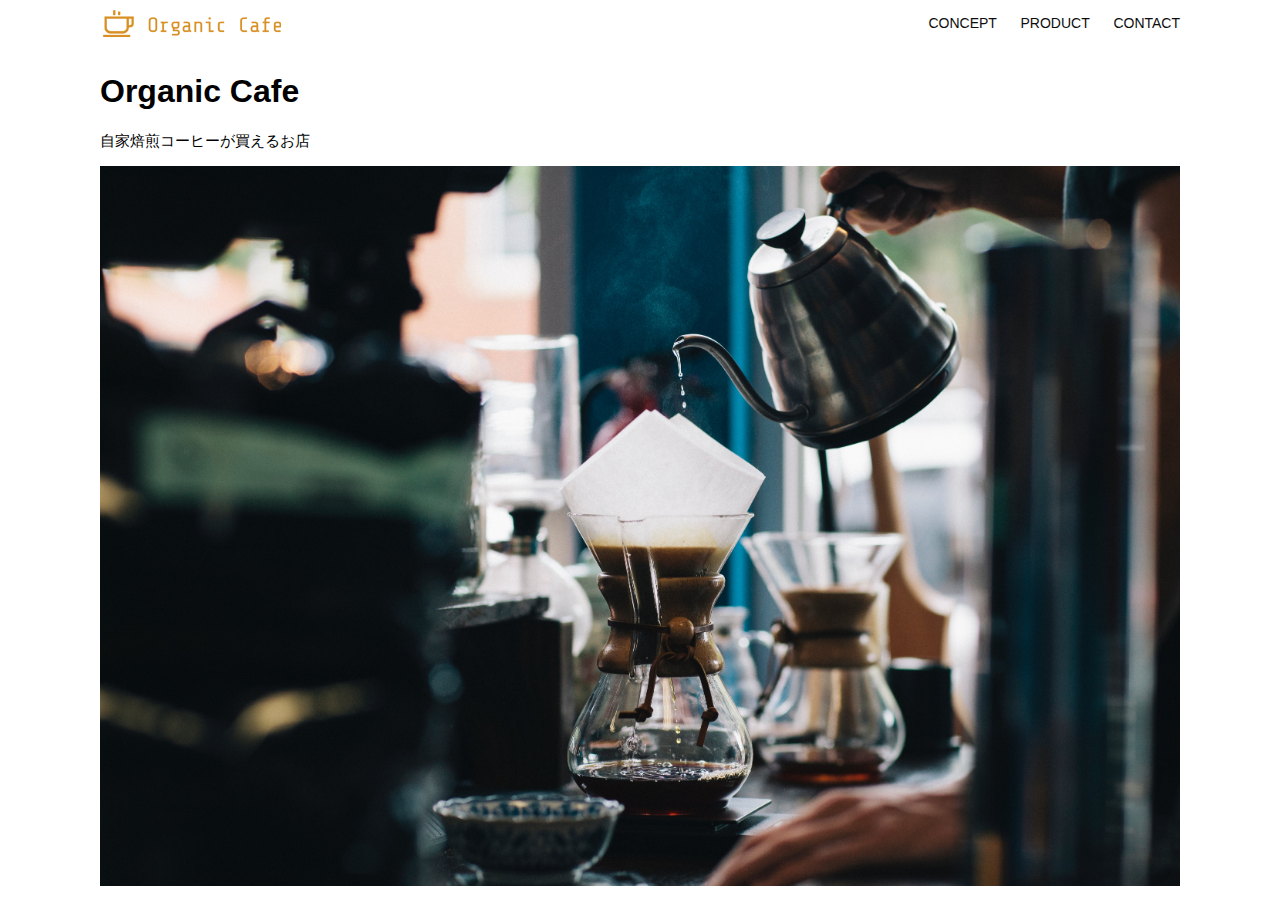
<file: kadai_013/index.html>
<!DOCTYPE html>
<html>
  <head>
    <title>Organic Cafe</title>
    <meta charset="UTF-8" />
    <meta name="description" content="自家焙煎のコーヒーがお家で楽しめるOrganic Cafe"/>
    <meta name="viewport" content="width=device-width, initial-scale=1.0" />
    <link rel="stylesheet" href="style.css" />
  </head>
  <body>
    <!-- ヘッダー -->
    <header>
      <!-- ロゴ -->
      <a href="index.html" id="logo"><img src="images/logo.png" alt="トップページに戻る"/></a>

      <!-- PC用ナビゲーション -->
      <nav id="nav-pc">
        <a href="index.html#concept">CONCEPT</a>
        <a href="index.html#product">PRODUCT</a>
        <a href="index.html#contact">CONTACT</a>
      </nav>

          <!-- スマホ用メニューボタン -->
    <img id="menu-sp" src="images/button-menu.png" alt="ナビゲーションを開く" onclick="document.getElementById('nav-sp').style.display = 'block'">

    <!-- スマホ用ナビゲーション -->
    <nav id="nav-sp">
      <ul>
        <li>
          <img id="close" src="images/button-close.png" alt="ナビゲーションを閉じる" onclick="document.getElementById('nav-sp').style.display = 'none'">
        </li>
        <li>
          <a id="logo-sp" href="index.html" onclick="document.getElementById('nav-sp').style.display = 'none'">
            <img src="images/logo-sp.png" alt="トップページに戻る">
          </a>
        </li>
        <li>
          <a class="menu" href="index.html#concept" onclick="document.getElementById('nav-sp').style.display = 'none'">CONCEPT</a>
        </li>
        <li>
          <a class="menu" href="index.html#product" onclick="document.getElementById('nav-sp').style.display = 'none'">PRODUCT</a>
        </li>
        <li><a class="menu" href="index.html#contact" onclick="document.getElementById('nav-sp').style.display = 'none'">CONTACT</a>
        </li>
      </ul>
    </nav>

    </header>

    <main>
      <article>
        <!-- メインビジュアル -->
        <section id="main-visual">
          <div id="main-message">
            <h1>Organic Cafe</h1>
            <p>自家焙煎コーヒーが買えるお店</p>
          </div>
          <img src="images/main-image.jpg" alt="コーヒーをハンドドリップで淹れる画像"/>
        </section>
      </article>
    </main>
  </body>
</html>
</file>
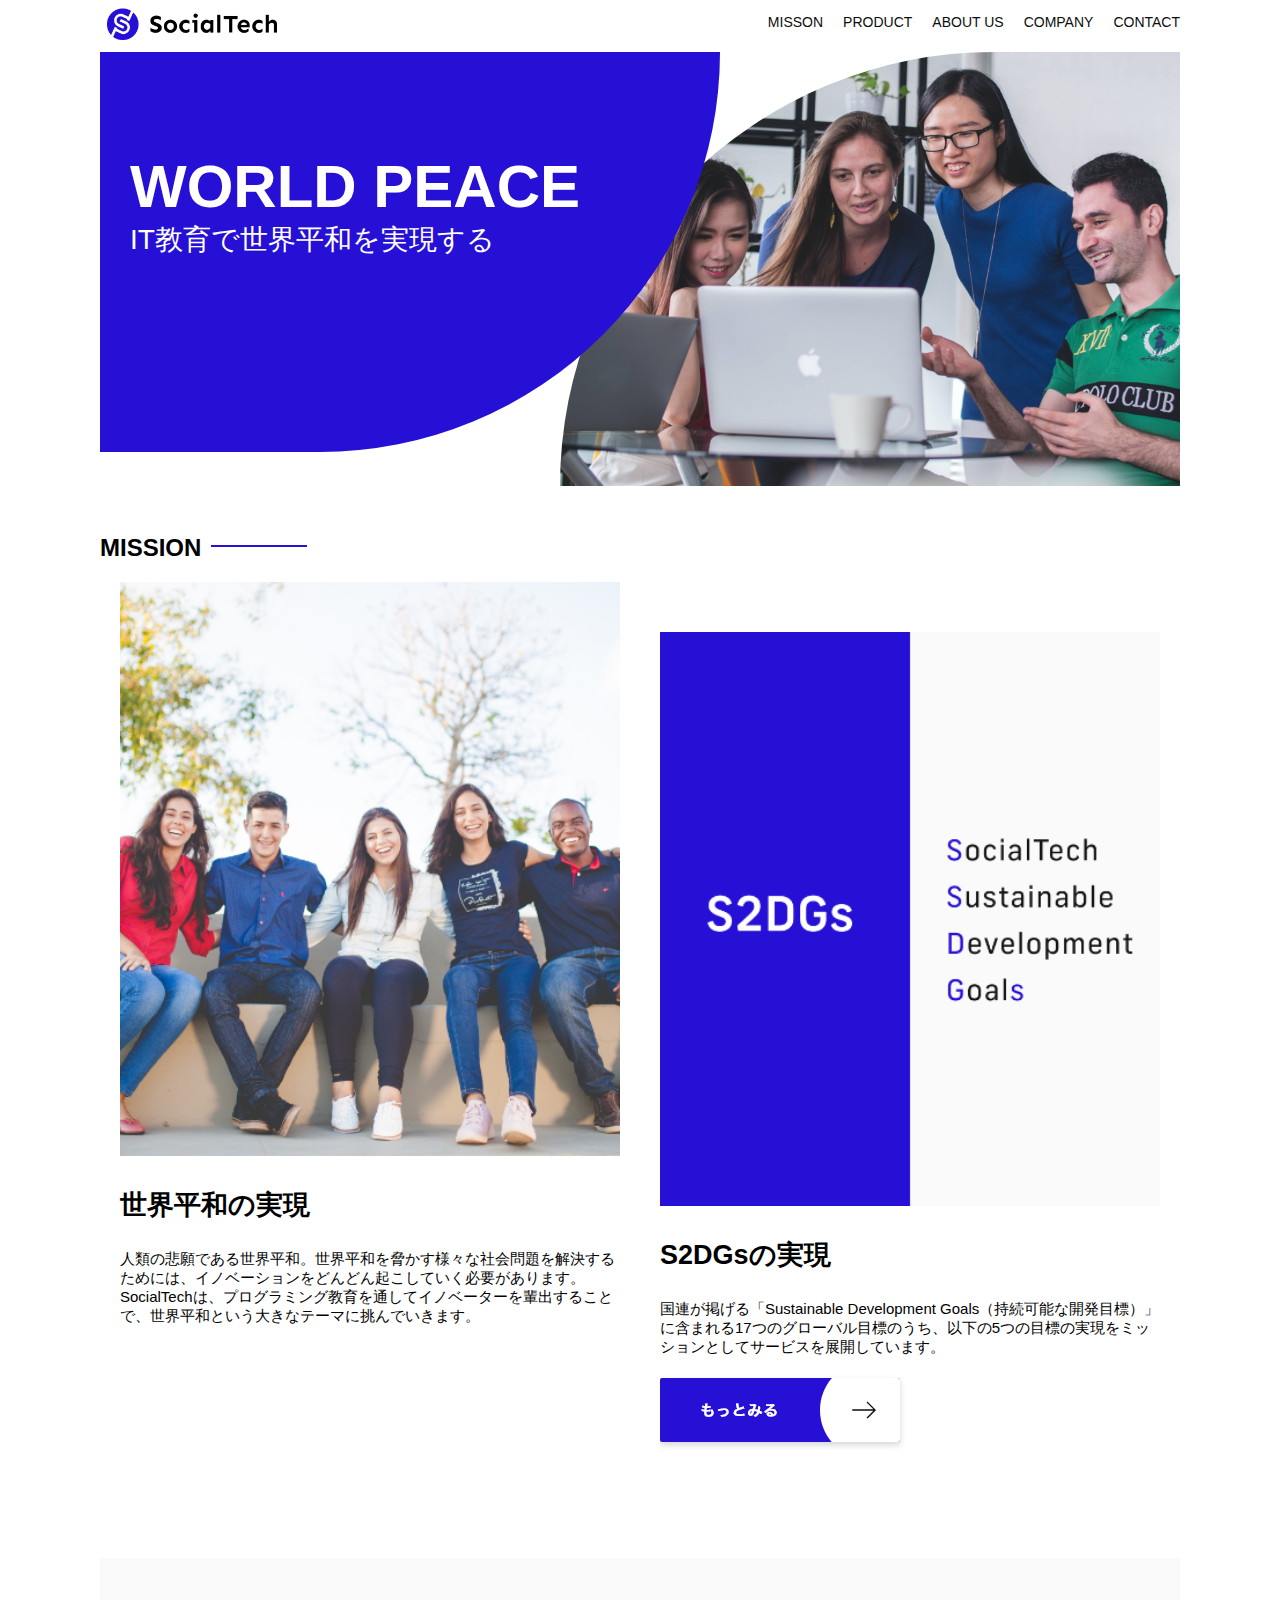
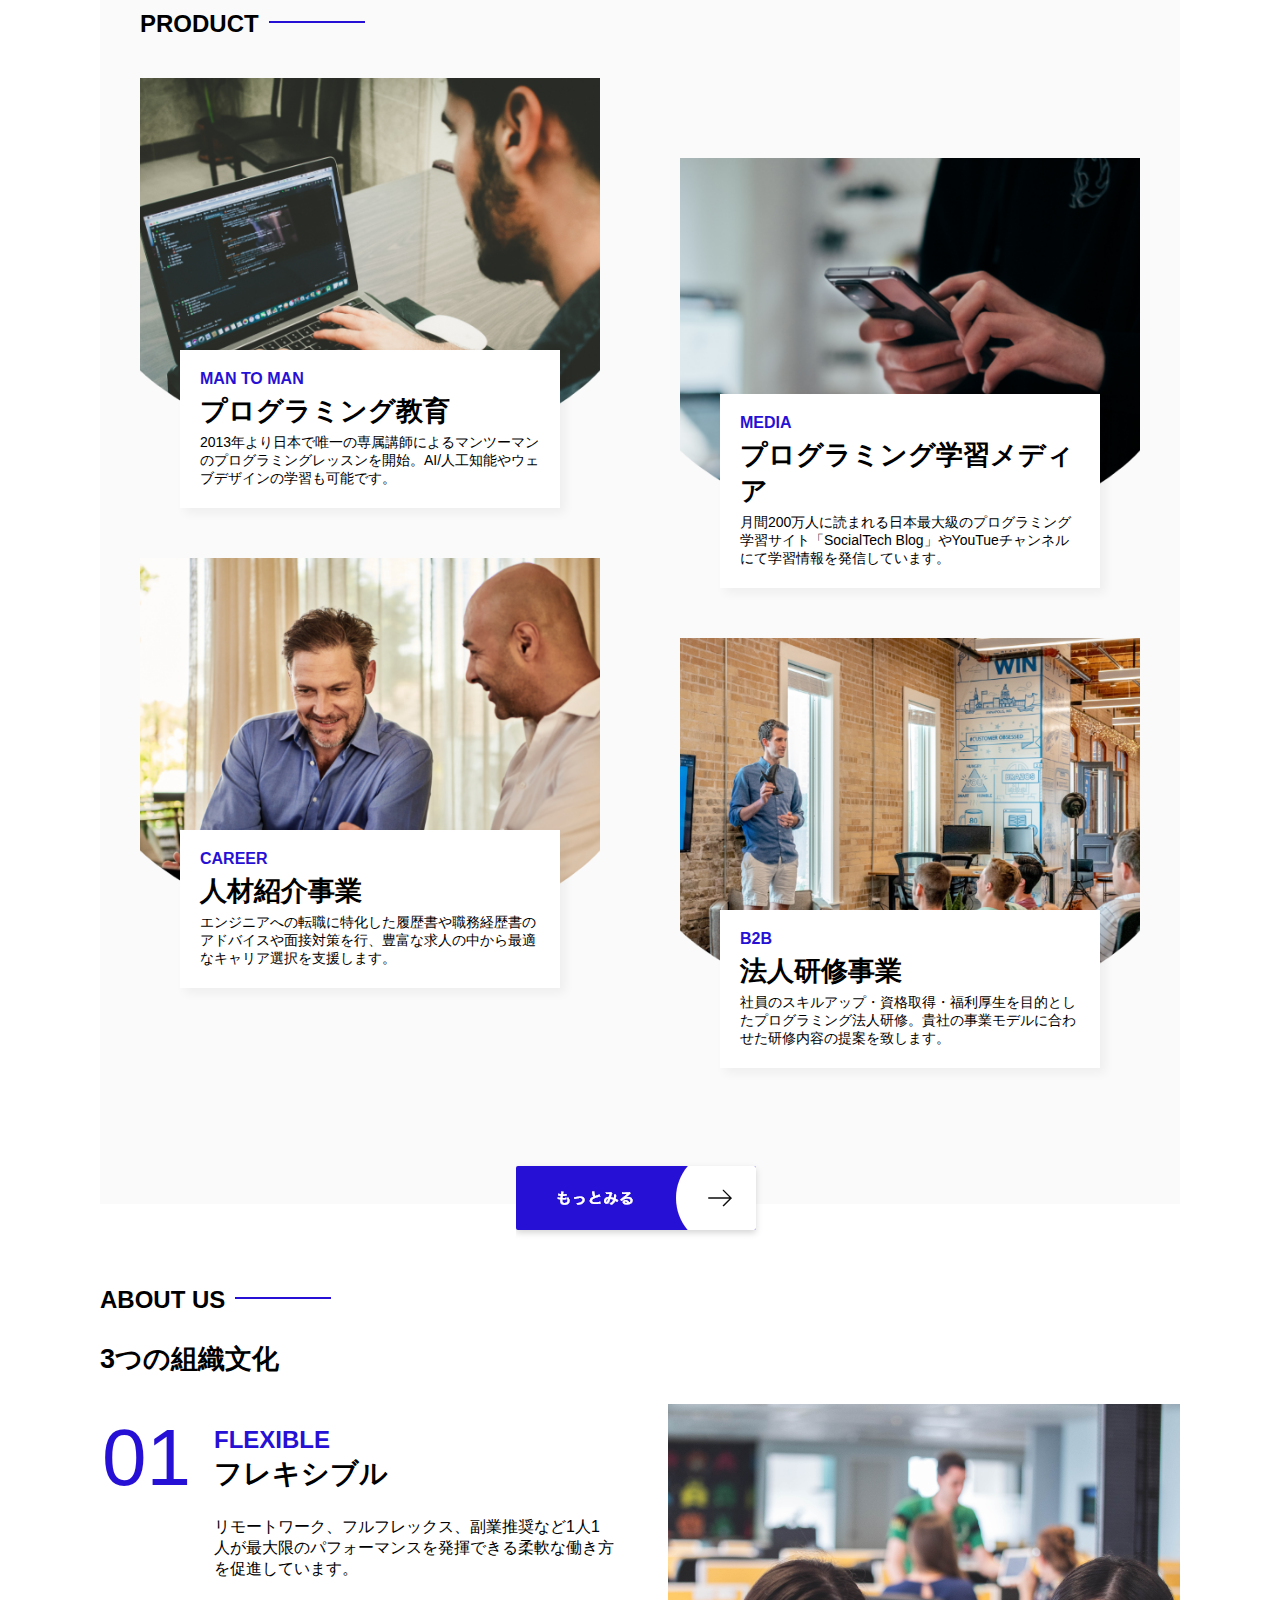
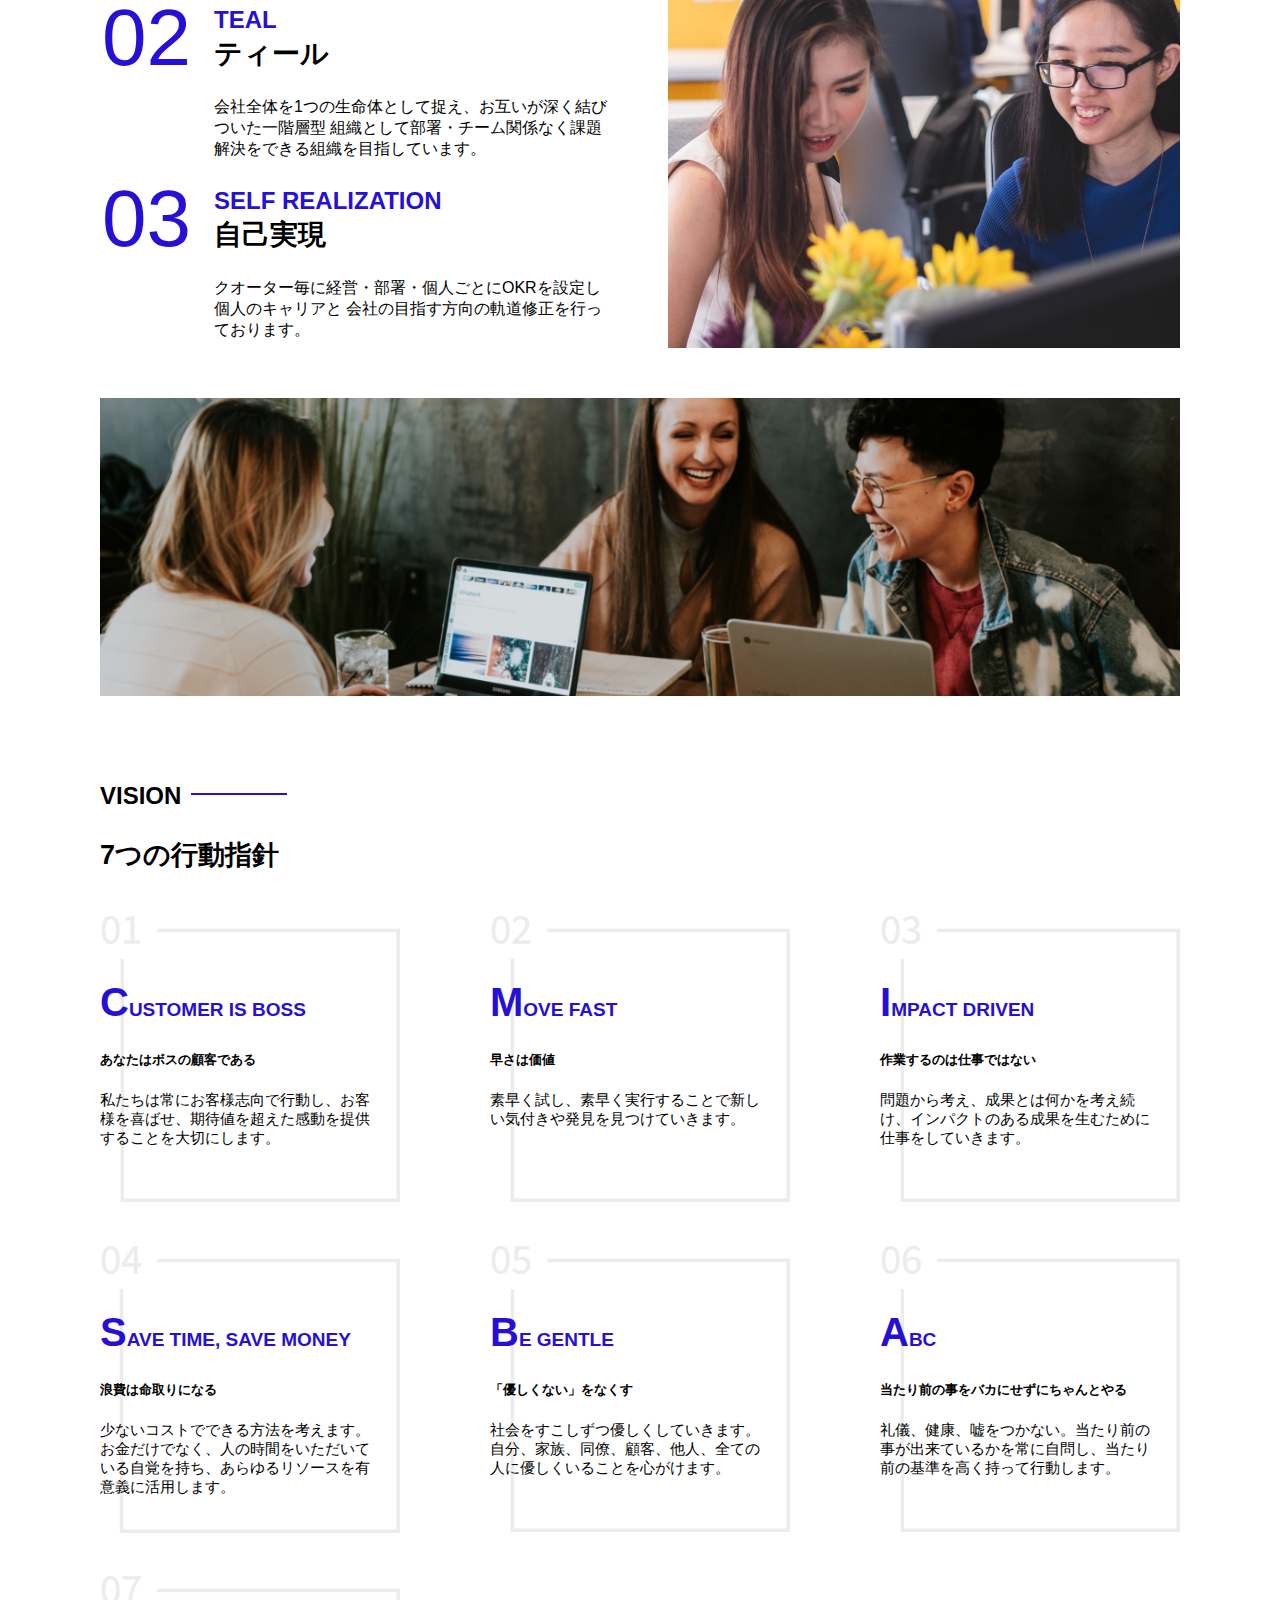
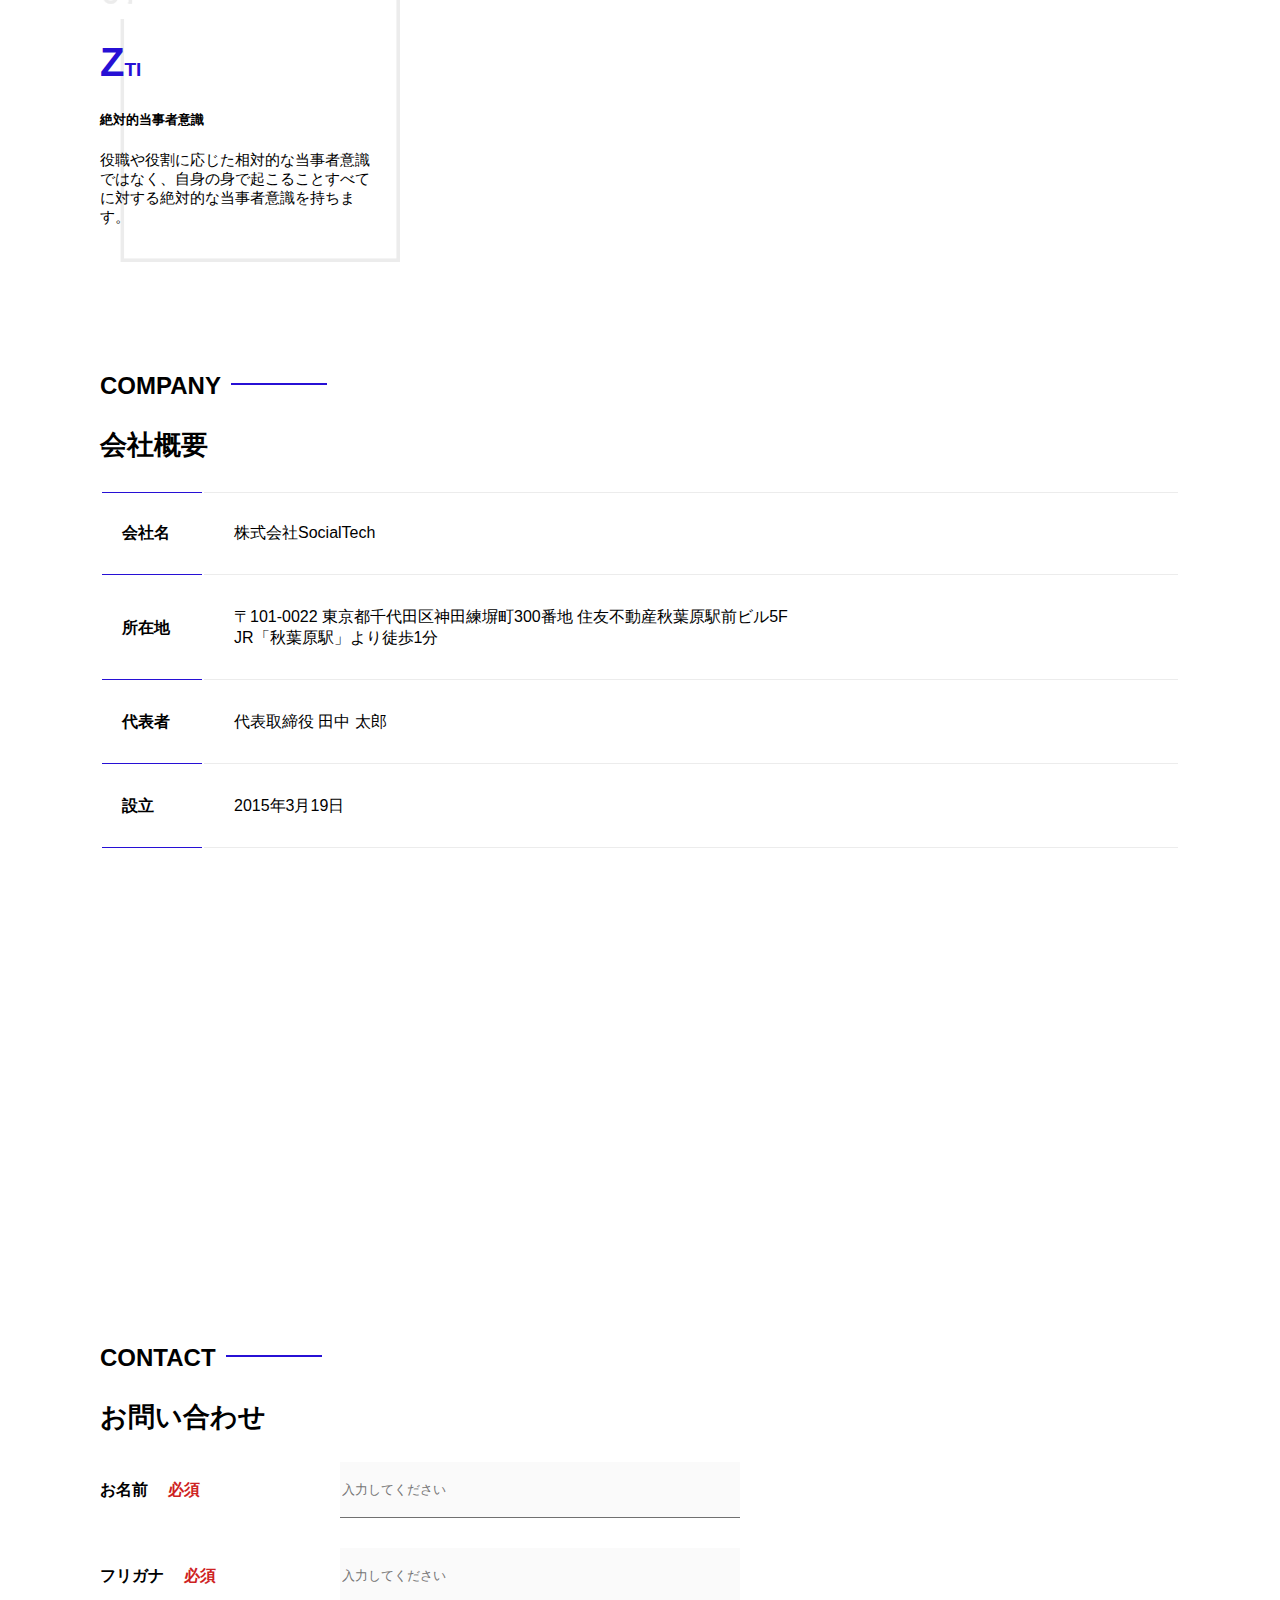
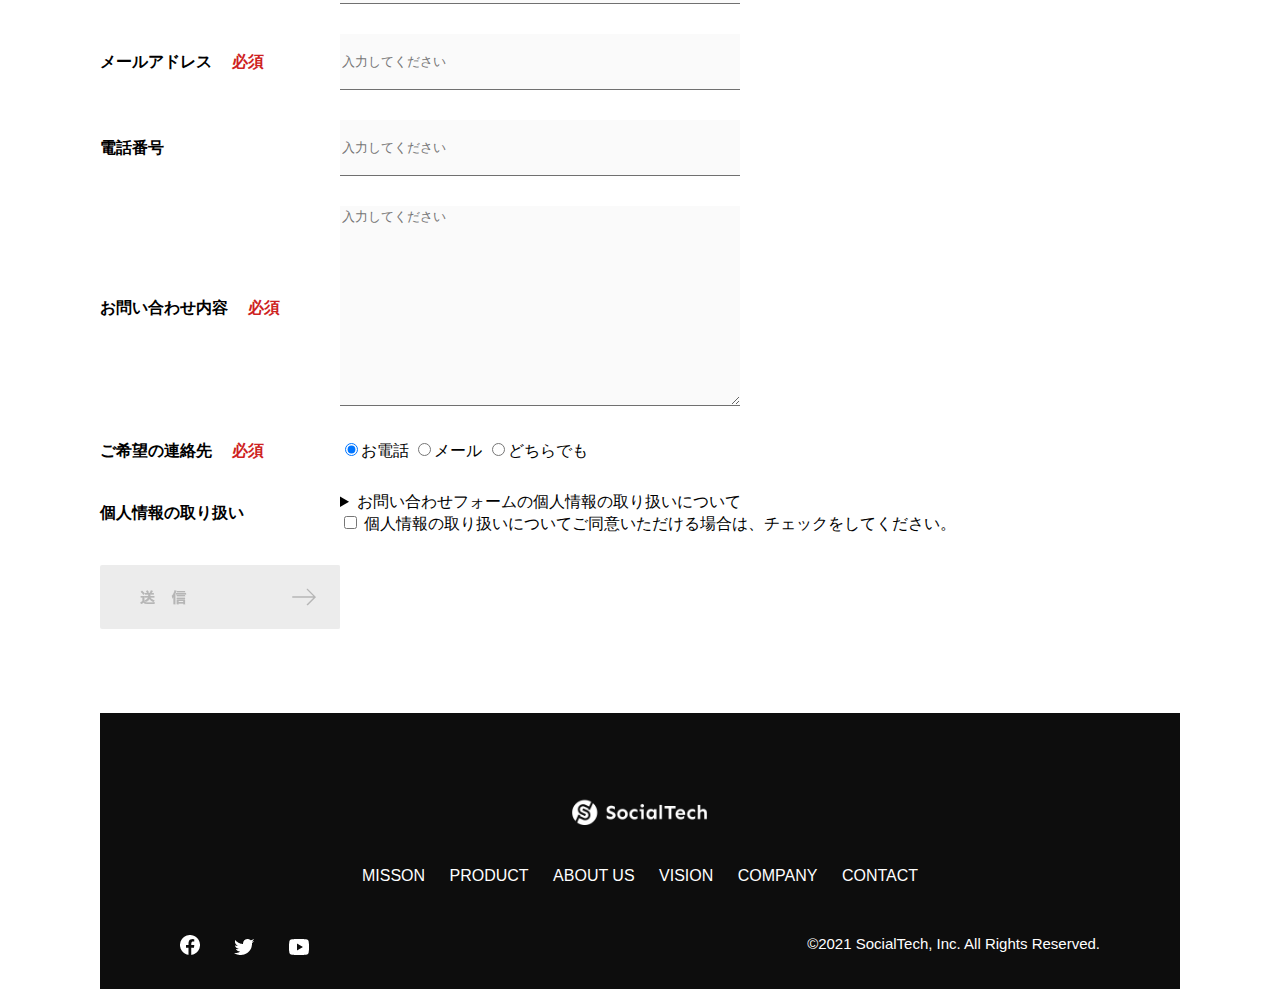
<file: kadai_tutorial_output/index.html>
<!DOCTYPE html>
<html>
    <head>
        <title>Socialtech</title>
        <meta charset="UTF-8">
        <meta name="description" content="SocialTechはEdTech業界のリーディングカンパニーを目指します。">
        <meta name="viewport" content="width=device-width,initial-scale=1.0">
        <link rel="stylesheet" href="style.css">
        <body>
            <header>
                <!--ここからロゴ-->
                <a href="index.html" id="logo">
                    <img src="images/logo.png" alt="トップページに戻る">
                </a>
                <!--ここからトップページのナビゲーション-->
                <nav id="nav-pc">
                    <ul>
                        <li><a href="misson.html">MISSON</a></li>
                        <li><a href="product.html">PRODUCT</a></li>
                        <li><a href="index.html#aboutus">ABOUT US</a></li>
                        <li><a href="index.html#company">COMPANY</a></li>
                        <li><a href="index.html#contact">CONTACT</a></li>
                    </ul>
                </nav>
            </header>

            <!--about usはここまでスクロールされる-->
            <main>
                <article>
                    <!--メインビジュアル-->
                    <section id="main-visual">
                        <div id="main-message">
                            <h1>WORLD PEACE</h1>
                            <p>IT教育で世界平和を実現する</p>
                        </div>
                        <img src="images/index/index-main.png" alt="PCの周りに集まる多国籍の仲間たち">
                    </section>
                    <!--ミッション-->

                    <section id="mission">
                        <h2 class="index-h2">MISSION</h2>
                        <div id="mission-flex">
                            <div>
                                <img id="mission-photo" src="images/index/index-mission.png" alt="屋外のベンチで写真を撮影する多国籍の仲間たち">
                                <h3>世界平和の実現</h3>
                                <p>
                                    人類の悲願である世界平和。世界平和を脅かす様々な社会問題を解決するためには、イノベーションをどんどん起こしていく必要があります。SocialTechは、プログラミング教育を通してイノベーターを輩出することで、世界平和という大きなテーマに挑んでいきます。
                                </p>
                            </div>
                            <div>
                                <img id="s2dgs" src="images/index/s2dgs.png" alt="S2DGs">
                                <h3>S2DGsの実現</h3>
                                <p>国連が掲げる「Sustainable Development Goals（持続可能な開発目標）」に含まれる17つのグローバル目標のうち、以下の5つの目標の実現をミッションとしてサービスを展開しています。</p>
                                <a href="misson.html">
                                    <img src="images/button-more.png" alt="もっとみる">
                                </a>
                            </div>
                        </div>
                    </section>
                    <!--プロダクト-->
                    <section id="product">
                        <h2 class="index-h2">PRODUCT</h2>
                        <div class="product-flex">
                            <div id="product-left">
                                <div>
                                    <img class="product-photo" src="images/index/index-mantoman.png" alt="PCでコードを書く男性">
                                    <div class="product-explain">
                                        <span>MAN TO MAN</span>
                                        <h3>プログラミング教育</h3>
                                        <p>2013年より日本で唯一の専属講師によるマンツーマンのプログラミングレッスンを開始。AI/人工知能やウェブデザインの学習も可能です。</p>
                                    </div>
                                </div>
                                <div>
                                    <img class="product-photo" src="images/index/index-career.png" alt="笑顔で話し合う2人の男性">
                                    <div class="product-explain">
                                        <span>CAREER</span>
                                        <h3>人材紹介事業</h3>
                                        <p>エンジニアへの転職に特化した履歴書や職務経歴書のアドバイスや面接対策を行、豊富な求人の中から最適なキャリア選択を支援します。</p>
                                    </div>
                                </div>
                            </div>
                            <div id="product-right">
                                <div>
                                    <img class="product-photo" src="images/index/index-media.png" alt="スマートフォンを操作する人">
                                    <div class="product-explain">
                                        <span>MEDIA</span>
                                        <h3>プログラミング学習メディア</h3>
                                        <p>月間200万人に読まれる日本最大級のプログラミング学習サイト「SocialTech Blog」やYouTueチャンネルにて学習情報を発信しています。</p>
                                    </div>
                                </div>
                                <div>
                                    <img class="product-photo" src="images/index/index-b2b.png" alt="公演中の男性とそれを聴く人々">
                                    <div class="product-explain">
                                        <span>B2B</span>
                                        <h3>法人研修事業</h3>
                                        <p>社員のスキルアップ・資格取得・福利厚生を目的としたプログラミング法人研修。貴社の事業モデルに合わせた研修内容の提案を致します。</p>
                                    </div>
                                </div>
                            </div>
                        </div>
                        <div id="product-more">
                            <a href="product.html">
                                <img src="images/button-more.png" alt="もっとみる">
                            </a>
                        </div>
                    </section>
                    <!--About us-->
                    <section id="aboutus">
                        <h2 class="index-h2">ABOUT US</h2>
                        <h3>3つの組織文化</h3>
                        <div>
                            <table class="culture-table">
                                <tr>
                                    <td class="culture-num">01</td>
                                    <th><span class="culture-en">FLEXIBLE</span><br>フレキシブル</th>
                                </tr>
                                <tr>
                                    <td>
                                        <!--空のセル-->
                                    </td>
                                    <td class="culture-description">リモートワーク、フルフレックス、副業推奨など1人1人が最大限のパフォーマンスを発揮できる柔軟な働き方を促進しています。</td>
                                </tr>
                                <tr>
                                    <td class="culture-num">02</td>
                                    <th><span class="culture-en">TEAL</span><br>ティール</th>
                                </tr>
                                <tr>
                                    <td>
                                        <!--空のセル-->
                                    </td>
                                    <td class="culture-description">会社全体を1つの生命体として捉え、お互いが深く結びついた一階層型 組織として部署・チーム関係なく課題解決をできる組織を目指しています。</td>
                                </tr>
                                <tr>
                                    <td class="culture-num">03</td>
                                    <th><span class="culture-en">SELF REALIZATION</span><br>自己実現</th>
                                </tr>
                                <tr>
                                    <td>
                                        <!--空のセル-->
                                    </td>
                                    <td class="culture-description">クオーター毎に経営・部署・個人ごとにOKRを設定し個人のキャリアと 会社の目指す方向の軌道修正を行っております。</td>
                                </tr>
                            </table>
                            <img class="culture-img" src="images/index/index-aboutus1.png" alt="笑顔で話し合う二人の女性">
                        </div>
                        <img class="culture-img2" src="images/index/index-aboutus2.png" alt="笑顔で話し合う３人の男女">
                    </section>
                    <!--VISION-->
                    <section id="vision">
                        <h2 class="index-h2">VISION</h2>
                        <h3>7つの行動指針</h3>
                        <div>
                            <div class="vision-box">
                                <img src="images/index/vision-01.png" alt="01">
                                <div>
                                    <h4>CUSTOMER IS BOSS</h4>
                                    <h5>あなたはボスの顧客である</h5>
                                    <p>私たちは常にお客様志向で行動し、お客様を喜ばせ、期待値を超えた感動を提供することを大切にします。</p>
                                </div>
                            </div>
                            <div class="vision-box">
                                <img src="images/index/vision-02.png" alt="02">
                                <div>
                                  <h4>MOVE FAST</h4>
                                  <h5>早さは価値</h5>
                                  <p>素早く試し、素早く実行することで新しい気付きや発見を見つけていきます。</p>
                                </div>
                            </div>
                            <div class="vision-box">
                                <img src="images/index/vision-03.png" alt="03">
                                <div>
                                  <h4>IMPACT DRIVEN</h4>
                                  <h5>作業するのは仕事ではない</h5>
                                  <p>問題から考え、成果とは何かを考え続け、インパクトのある成果を生むために仕事をしていきます。</p>
                                </div>
                            </div>
                            <div class="vision-box">
                                <img src="images/index//vision-04.png" alt="04">
                                <div>
                                  <h4>SAVE TIME, SAVE MONEY</h4>
                                  <h5>浪費は命取りになる</h5>
                                  <p>少ないコストでできる方法を考えます。お金だけでなく、人の時間をいただいている自覚を持ち、あらゆるリソースを有意義に活用します。</p>
                                </div>
                              </div>
                            <div class="vision-box">
                                <img src="images/index/vision-05.png" alt="05">
                                <div>
                                  <h4>BE GENTLE</h4>
                                  <h5>「優しくない」をなくす</h5>
                                  <p>社会をすこしずつ優しくしていきます。自分、家族、同僚、顧客、他人、全ての人に優しくいることを心がけます。</p>
                                </div>
                            </div>
                            <div class="vision-box">
                                <img src="images/index/vision-06.png" alt="06">
                                <div>
                                  <h4>ABC</h4>
                                  <h5>当たり前の事をバカにせずにちゃんとやる</h5>
                                  <p>礼儀、健康、嘘をつかない。当たり前の事が出来ているかを常に自問し、当たり前の基準を高く持って行動します。</p>
                                </div>
                            </div>
                            <div class="vision-box">
                                <img src="images/index/vision-07.png" alt="07">
                                <div>
                                  <h4>ZTI</h4>
                                  <h5>絶対的当事者意識</h5>
                                  <p>役職や役割に応じた相対的な当事者意識ではなく、自身の身で起こることすべてに対する絶対的な当事者意識を持ちます。</p>
                                </div>
                            </div>
                        </div>
                    </section>
                    <!--company-->
                    <section id="company">
                        <h2 class="index-h2">COMPANY</h2>
                        <h3>会社概要</h3>
                        <table id="company-table">
                            <tr>
                                <th class="tableheader tableheader-first">会社名</th>
                                <td class="cell cell-first">株式会社SocialTech</td>
                            </tr>
                            <tr>
                                <th class="tableheader">所在地</th>
                                <td class="cell">〒101-0022 東京都千代田区神田練塀町300番地 住友不動産秋葉原駅前ビル5F<br>JR「秋葉原駅」より徒歩1分</td>
                            </tr>
                            <tr>
                                <th class="tableheader">代表者</th>
                                <td class="cell">代表取締役 田中 太郎</td>
                            </tr>
                            <tr>
                                <th class="tableheader">設立</th>
                                <td class="cell">2015年3月19日</td>
                            </tr>
                        </table>
                        <iframe src="https://www.google.com/maps/embed?pb=!1m18!1m12!1m3!1d3240.0688551336807!2d139.7720776771055!3d35.69992317258124!2m3!1f0!2f0!3f0!3m2!1i1024!2i768!4f13.1!3m3!1m2!1s0x60188fee13660e23%3A0x77137876edf742ac!2z5L2P5Y-L5LiN5YuV55Sj56eL6JGJ5Y6f6aeF5YmN44OT44Or!5e0!3m2!1sja!2sjp!4v1704858013291!5m2!1sja!2sjp" style="border: 0" allowfullscreen="" loading="lazy">
                        </iframe>
                    </section>
                    <!--contact-->
                    <section id="contact">
                        <h2 class="index-h2">CONTACT</h2>
                        <h3>お問い合わせ</h3>
                        <form>
                            <div>
                                <div class="contact-heading">
                                  <label class="contact-label">お名前<span class="contact-span">必須</span></label>
                                </div>
                                <div>
                                  <input type="text" name="name" placeholder="入力してください" class="contact-textbox">
                                </div>
                            </div>
                            <div>
                                <div class="contact-heading">
                                  <label class="contact-label">フリガナ<span class="contact-span">必須</span></label>
                                </div>
                                <div>
                                  <input type="text" name="hurigana" placeholder="入力してください" class="contact-textbox">
                                </div>
                            </div>
                            <div>
                                <div class="contact-heading">
                                  <label class="contact-label">メールアドレス<span class="contact-span">必須</span></label>
                                </div>
                                <div>
                                  <input type="text" name="email" placeholder="入力してください" class="contact-textbox">
                                </div>
                            </div>
                            <div>
                                <div class="contact-heading">
                                  <label class="contact-label">電話番号</label>
                                </div>
                                <div>
                                  <input type="text" name="tel" placeholder="入力してください" class="contact-textbox">
                                </div>
                            </div>
                            <div>
                                <div class="contact-heading">
                                    <label class="contact-label">お問い合わせ内容<span class="contact-span">必須</span></label>
                                </div>
                                <div>
                                    <textarea class="contact-textarea" placeholder="入力してください" name="message"></textarea>
                                </div>
                            </div>
                              <div>
                                <div class="contact-heading">
                                    <label class="contact-label">ご希望の連絡先<span class="contact-span">必須</span></label>
                                </div>
                                <div>
                                    <input class="radiobutton" type="radio" value="tel" name="contact" checked><label>お電話</label>
                                    <input class="radiobutton" type="radio" value="mail" name="contact"><label>メール</label>
                                    <input class="radiobutton" type="radio" value="both" name="contact"><label>どちらでも</label>
                                </div>
                              </div>
                              <div>
                                <div class="contact-heading">
                                  <label class="contact-label">個人情報の取り扱い</label>
                                </div>
                                <div>
                                  <details>
                                    <summary>お問い合わせフォームの個人情報の取り扱いについて</summary>
                                    <div>
                                      <dl>
                                        <dt>１．組織の名称又は氏名</dt>
                                        <dd>株式会社SocialTech</dd>
                                        <dt>２．個人情報保護管理者（若しくはその代理人）の氏名又は職名、所属及び連絡先</dt>
                                        <dd>
                                          <p>鈴木 一郎 コーポレート部</p>
                                          <p>メールアドレス：samurai@example.com</p>
                                          <p>TEL：03-1234-5678</p>
                                        </dd>
                                        <dt>３．個人情報の利用目的</dt>
                                        <dd>
                                          <ul>
                                            <li>本サービス及び本サービスに関連する情報の提供又はそれらに関する連絡のため</li>
                                            <li>ユーザーの本人確認のため</li>
                                            <li>当社サービスのご案内のため</li>
                                            <li>当社の商品等の広告または宣伝（電子メールによるものを含むものとします。）</li>
                                          </ul>
                                        </dd>
                                        <dt>４．個人情報の取り扱い業務の委託</dt>
                                        <dd>個人情報の取扱業務の全部または一部を外部に業務委託する場合があります。その際、弊社は、個人情報を適切に保護できる管理体制を敷き実行していることを条件として委託先を厳選したうえで、機密保持契約を委託先と締結し、お客様の個人情報を厳密に管理させます。</dd>
                                        <dt>５．個人情報の開示等の請求</dt>
                                        <dd>
                                          お客様は、弊社に対してご自身の個人情報の開示等（利用目的の通知、開示、内容の訂正・追加・削除、利用の停止または消去、第三者への提供の停止）に関して、当社問合わせ窓口に申し出ることができます。<br>
                                          その際、弊社はお客様ご本人を確認させていただいたうえで、合理的な期間内に対応いたします。<br>
                                          なお、個人情報に関する弊社問合わせ先は、次の通りです。
                                        </dd>
                                        <dd>
                                          <p>株式会社SocialTech　個人情報問合せ窓口</p>
                                          <p>〒150-0043　東京都千代田区神田練塀町300番地 住友不動産秋葉原駅前ビル5F</p>
                                          <p>メールアドレス：samurai@example.com　TEL：03-1234-5678</p>
                                        </dd>
                  
                                        <dt>６．個人情報を提供されることの任意性について</dt>
                                        <dd>お客様がご自身の個人情報を弊社に提供されるか否かは、お客様のご判断によりますが、もしご提供されない場合には、適切なサービスが提供できない場合がありますので予めご了承ください。</dd>
                                      </dl>
                                    </div>
                                  </details>
                                  <input type="checkbox" name="agree">
                                  <span>個人情報の取り扱いについてご同意いただける場合は、チェックをしてください。</span>
                                </div>
                              </div>
                              <input type="image" src="images/button-submit.png" alt="送信する">
                        </form>
                    </section>
                </article>
            </main>
            <footer>
                <div id="footer-logo">
                <img src="images/logo-sp.png" alt="SocialTech">
                </div>
                <div id="footer-link">
                    <a href="mission.html">MISSON</a>
                    <a href="product.html">PRODUCT</a>
                    <a href="index.html#aboutus">ABOUT US</a>
                    <a href="index.html#vision">VISION</a>
                    <a href="index.html#company">COMPANY</a>
                    <a href="index.html#contact">CONTACT</a>
                </div>
                <div id="sns-footer">
                    <div class="sns-btns">
                        <a href="https://www.facebook.com/sejuku2013"><img src="images/button-facebook.png" alt="Facebookのリンク"></a>
                        <a href="https://twitter.com/samuraijuku"><img src="images/button-twitter.png" alt="Twitterのリンク"></a>
                        <a href="https://www.youtube.com/channel/UCCFOQO5aDK0xXam4cUQXT8g"><img src="images/button-youtube.png" alt="YouTubeのリンク"></a>
                    </div>
                    <p id="copyright">&copy;2021 SocialTech, Inc. All Rights Reserved.</p>
                </div>
            </footer>
        </body>
    </head>
</html>
</file>
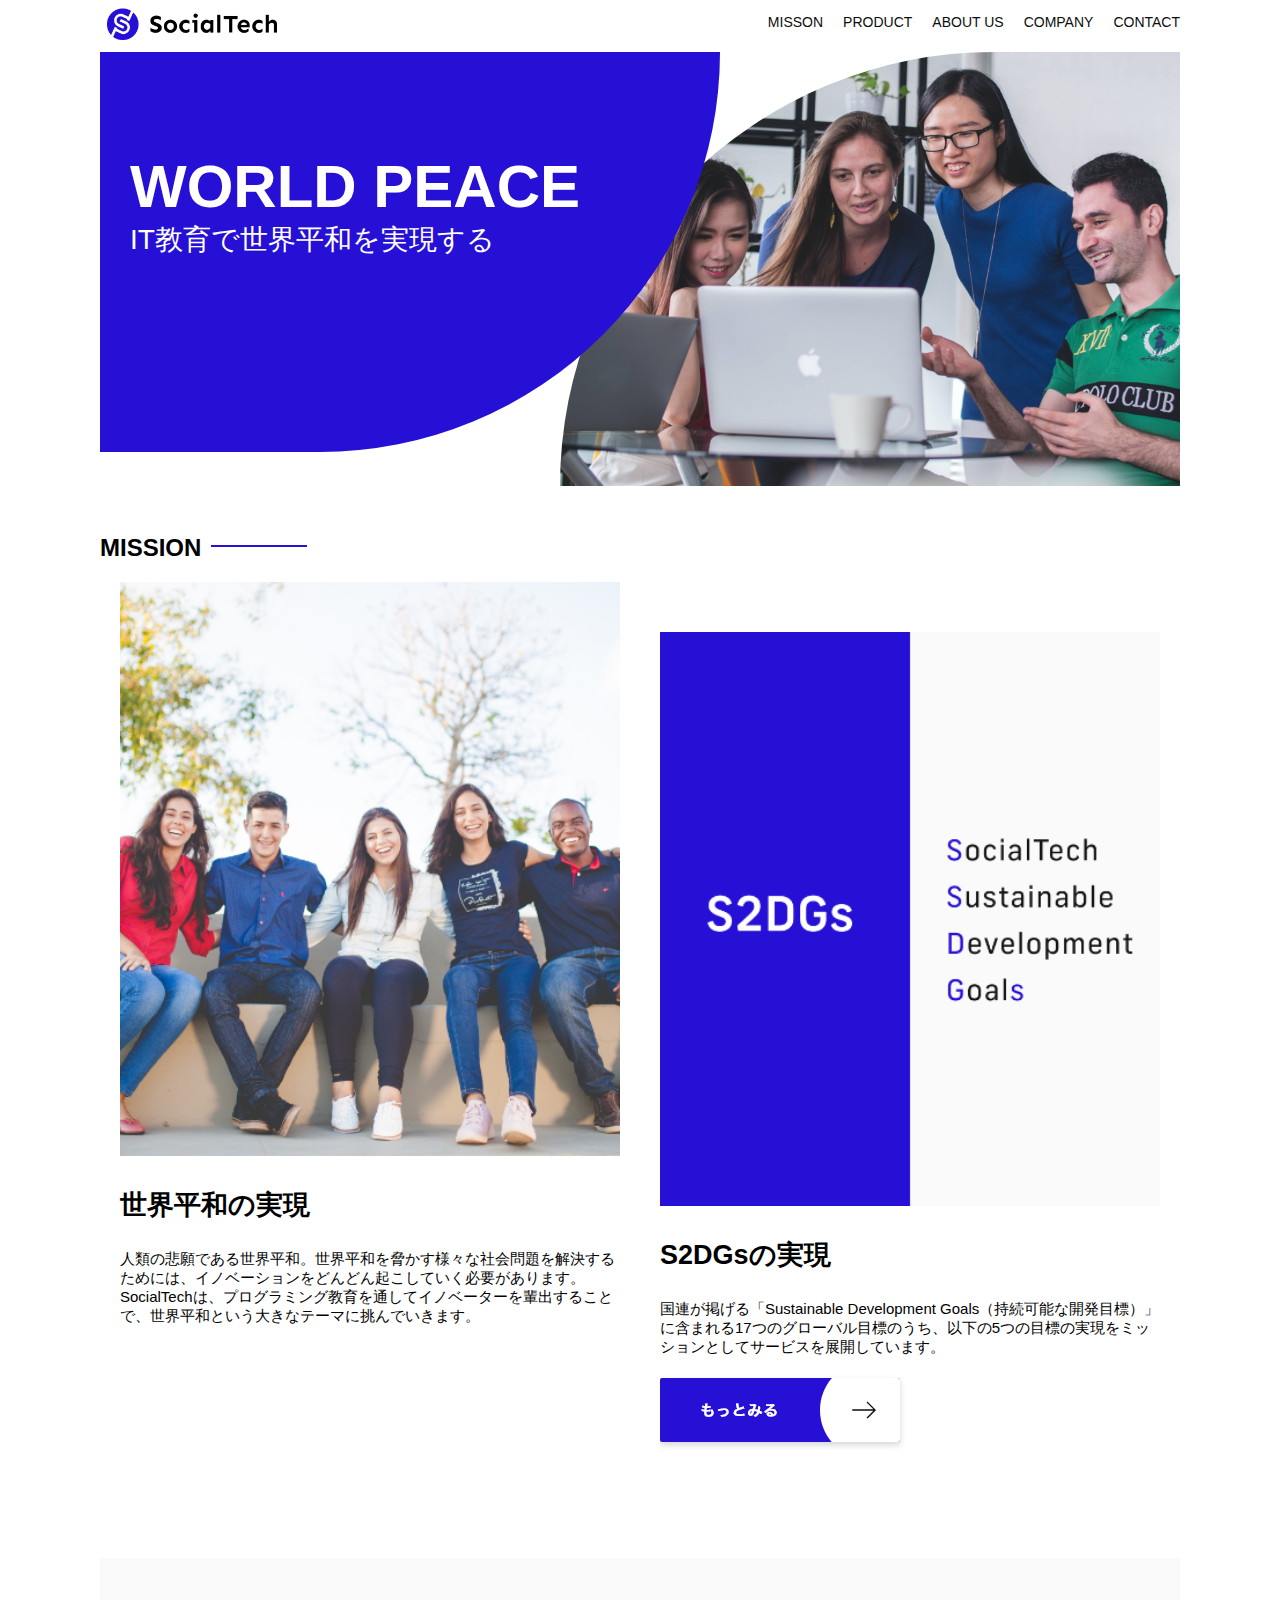
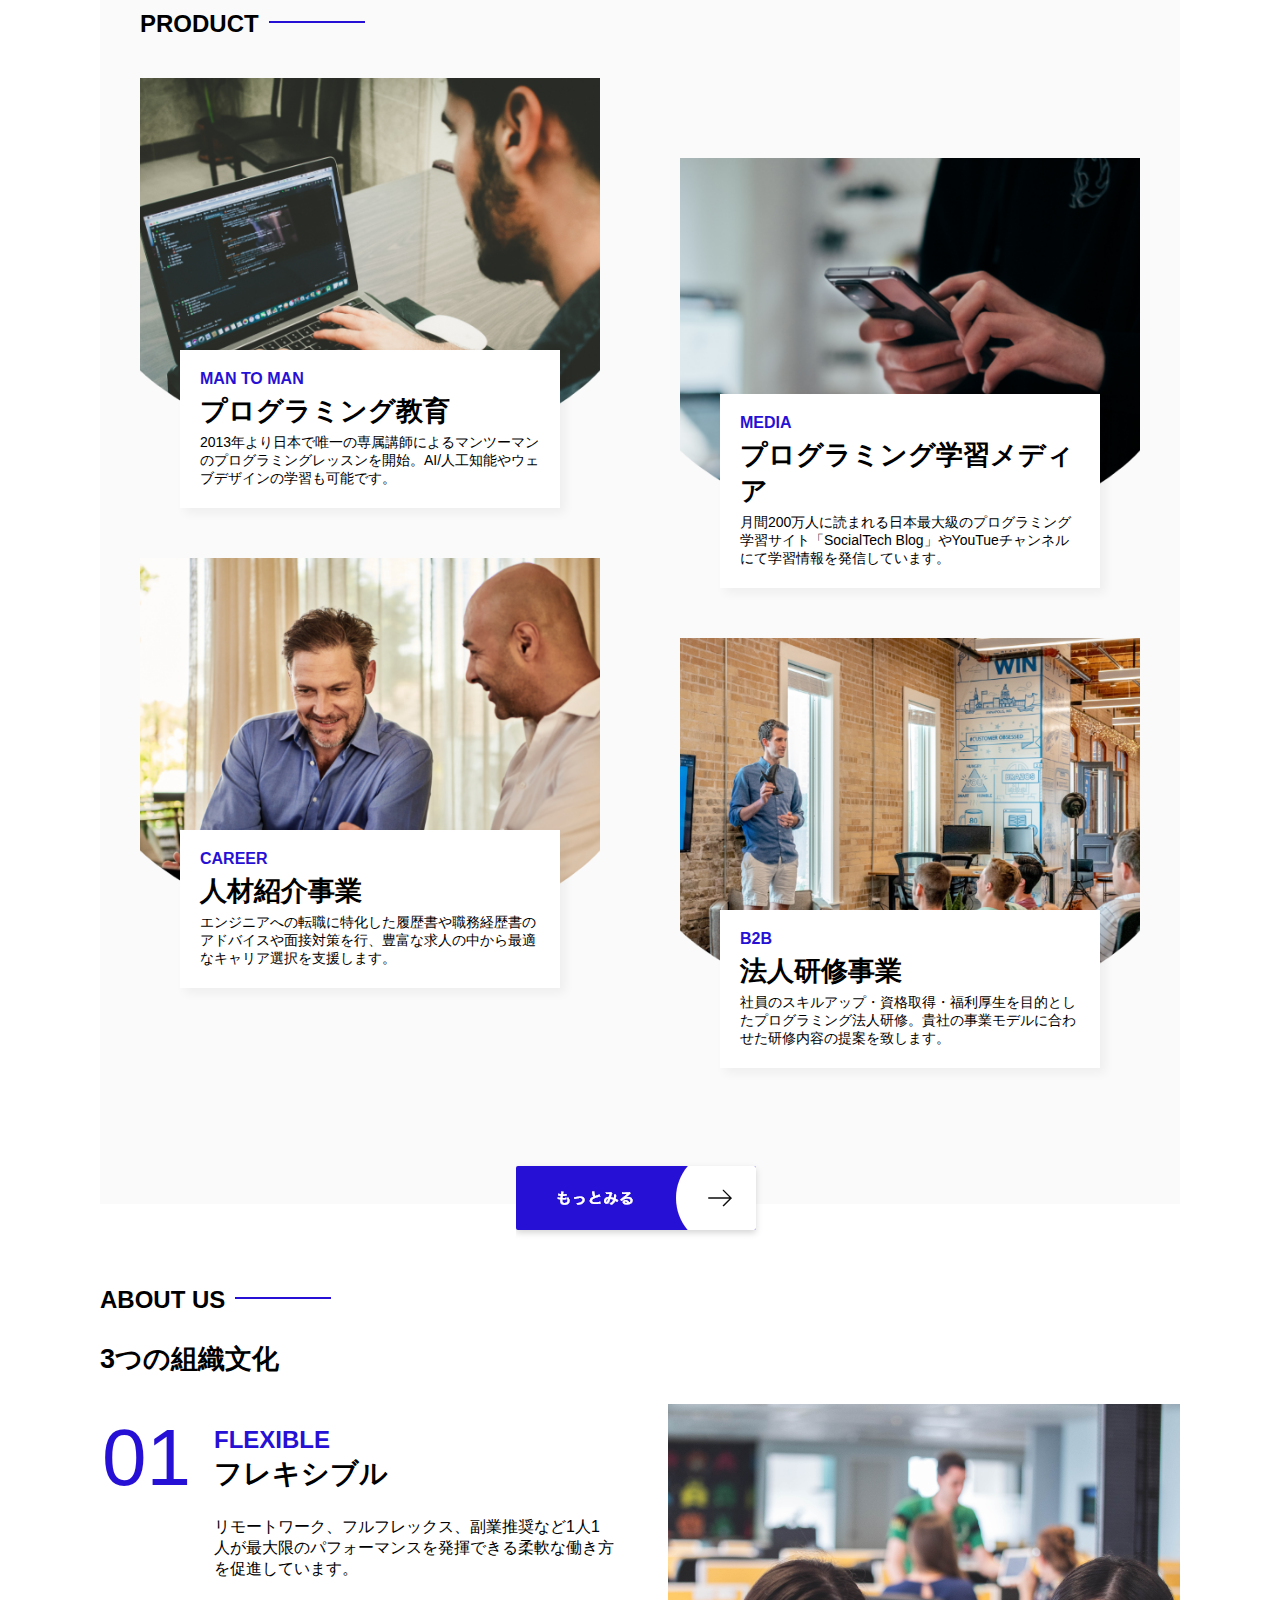
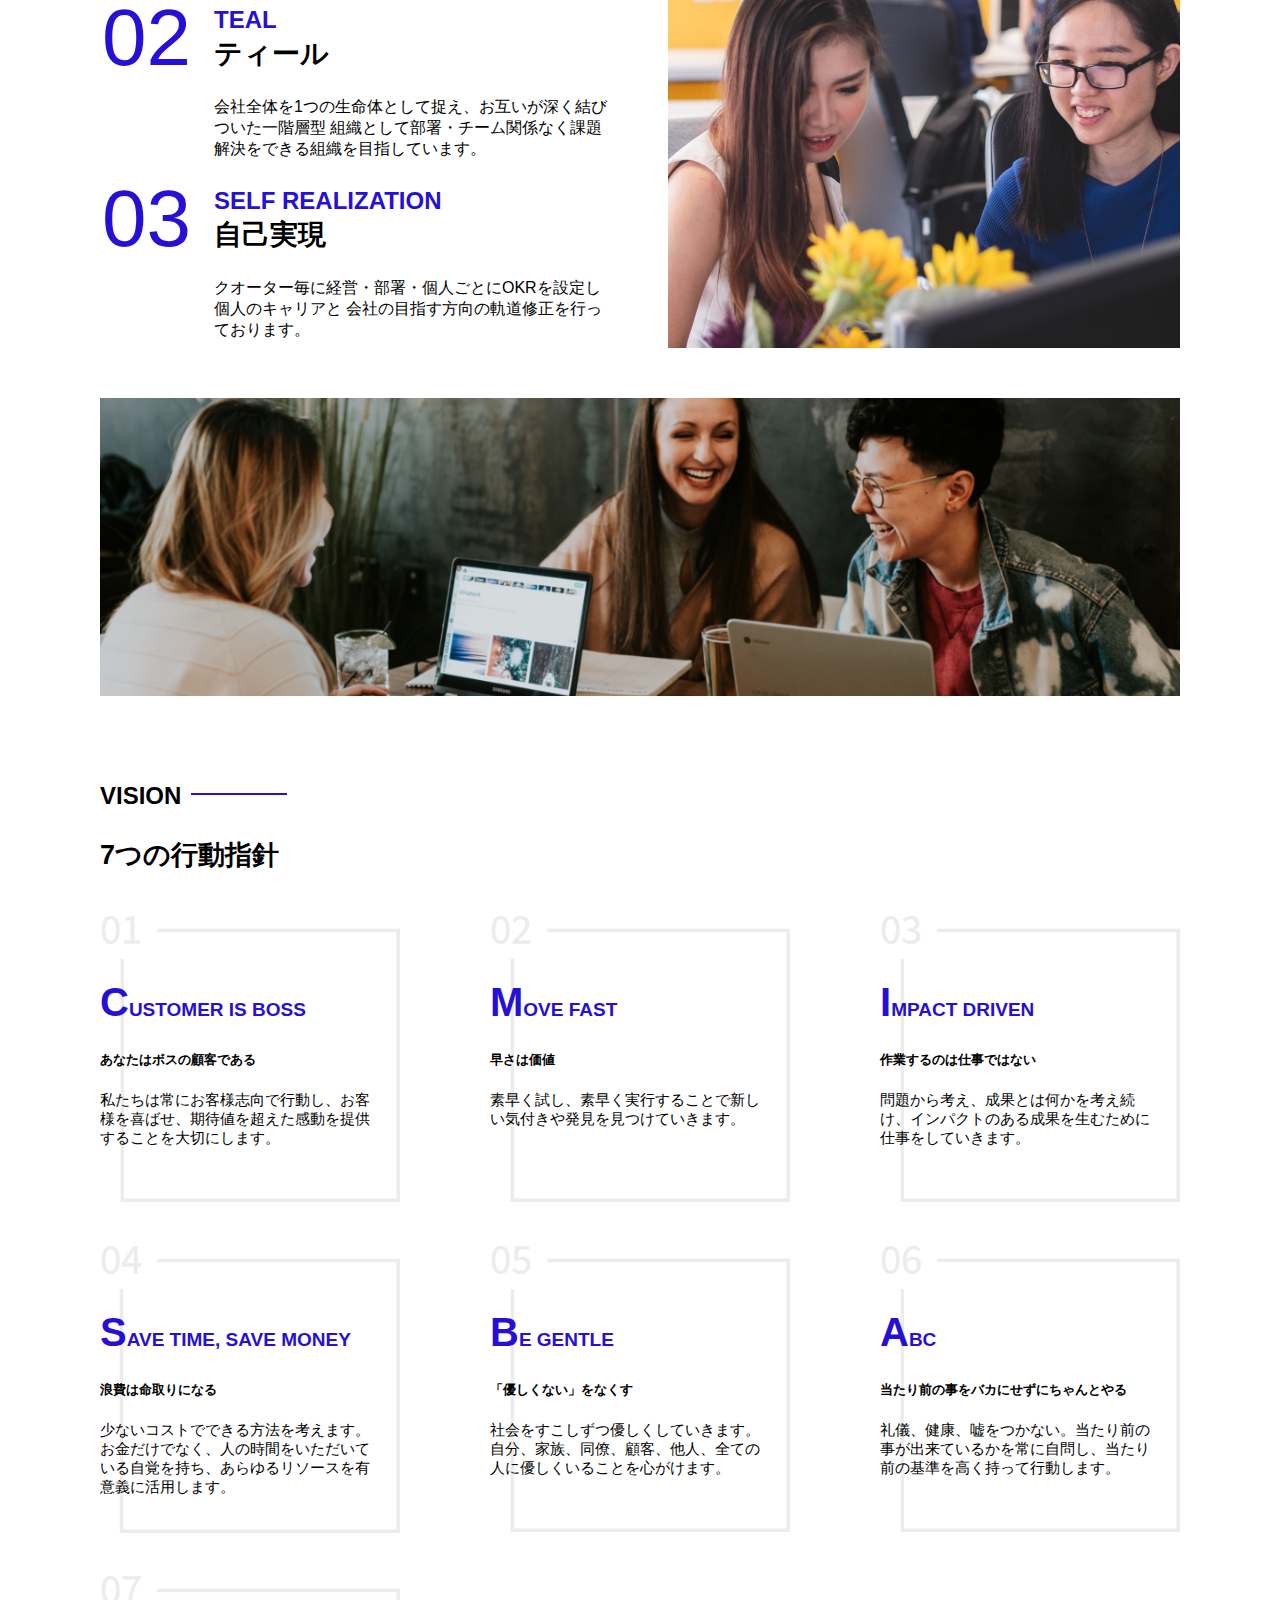
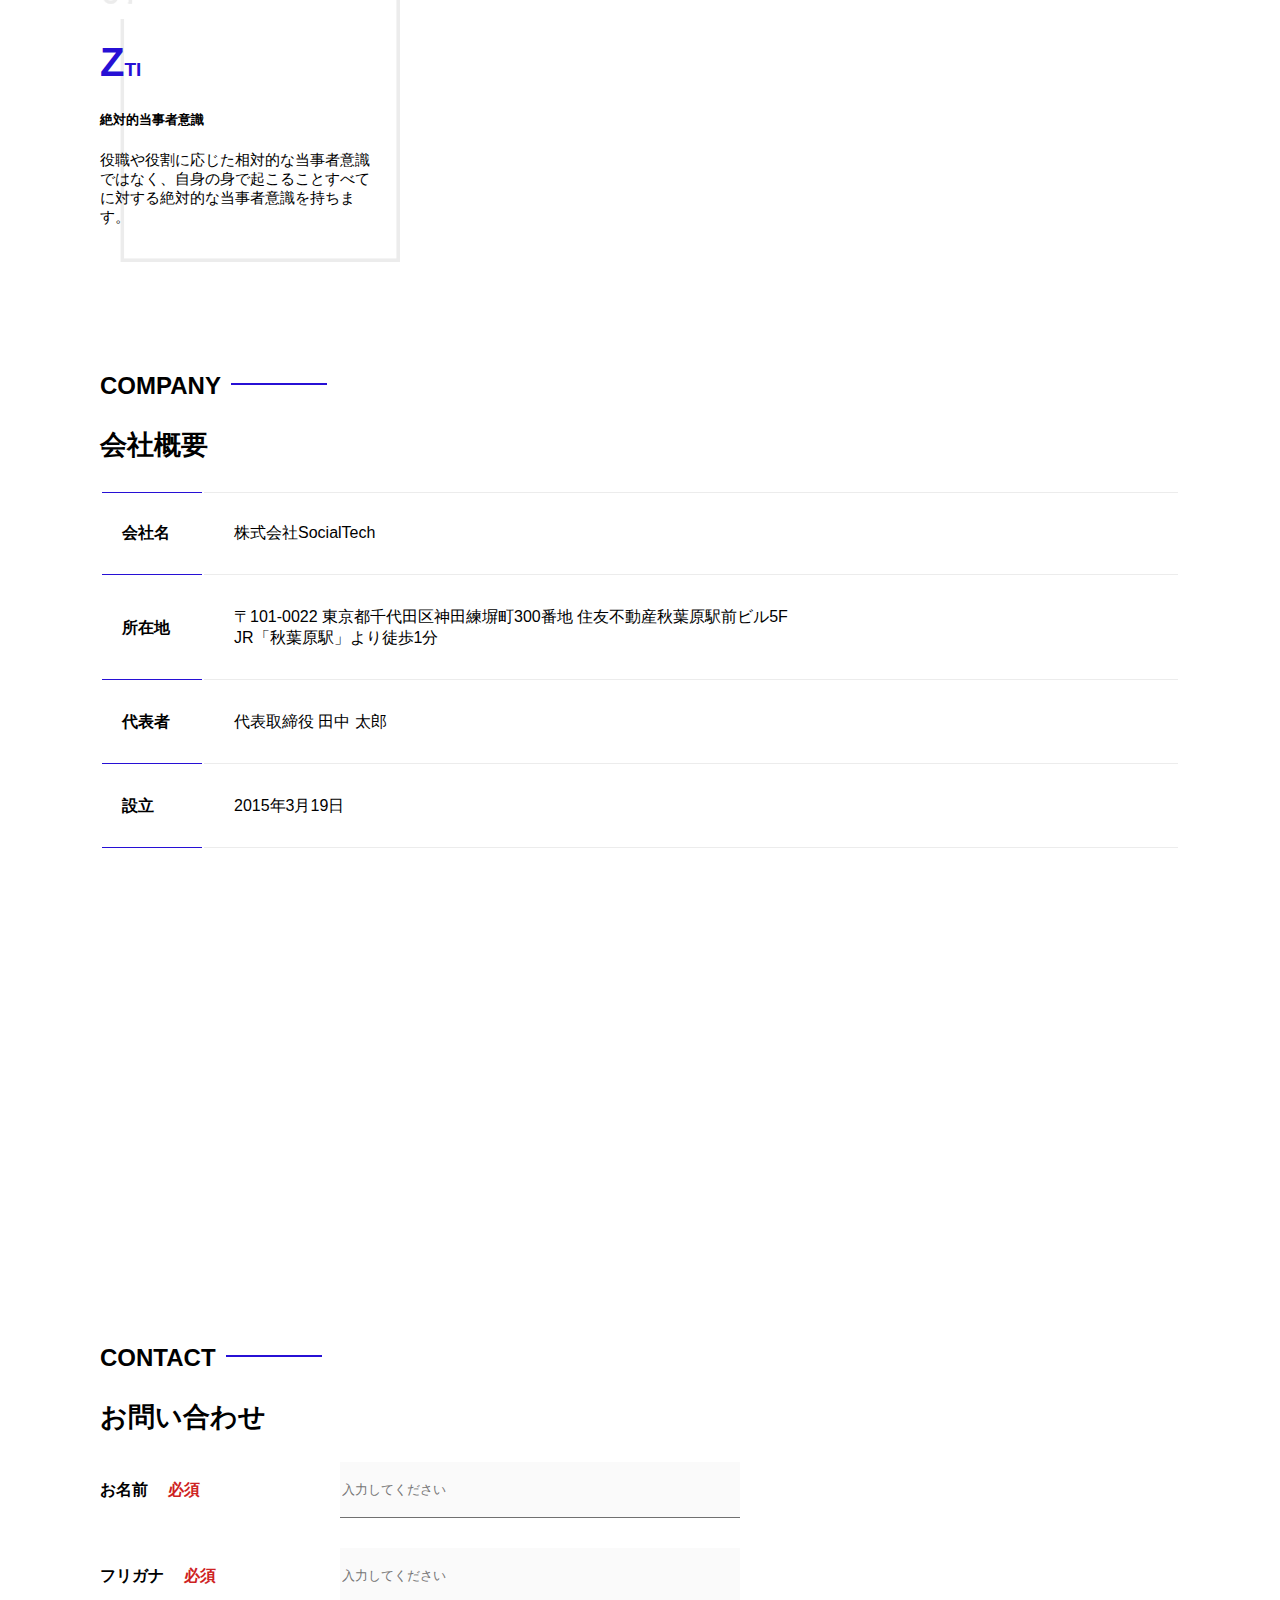
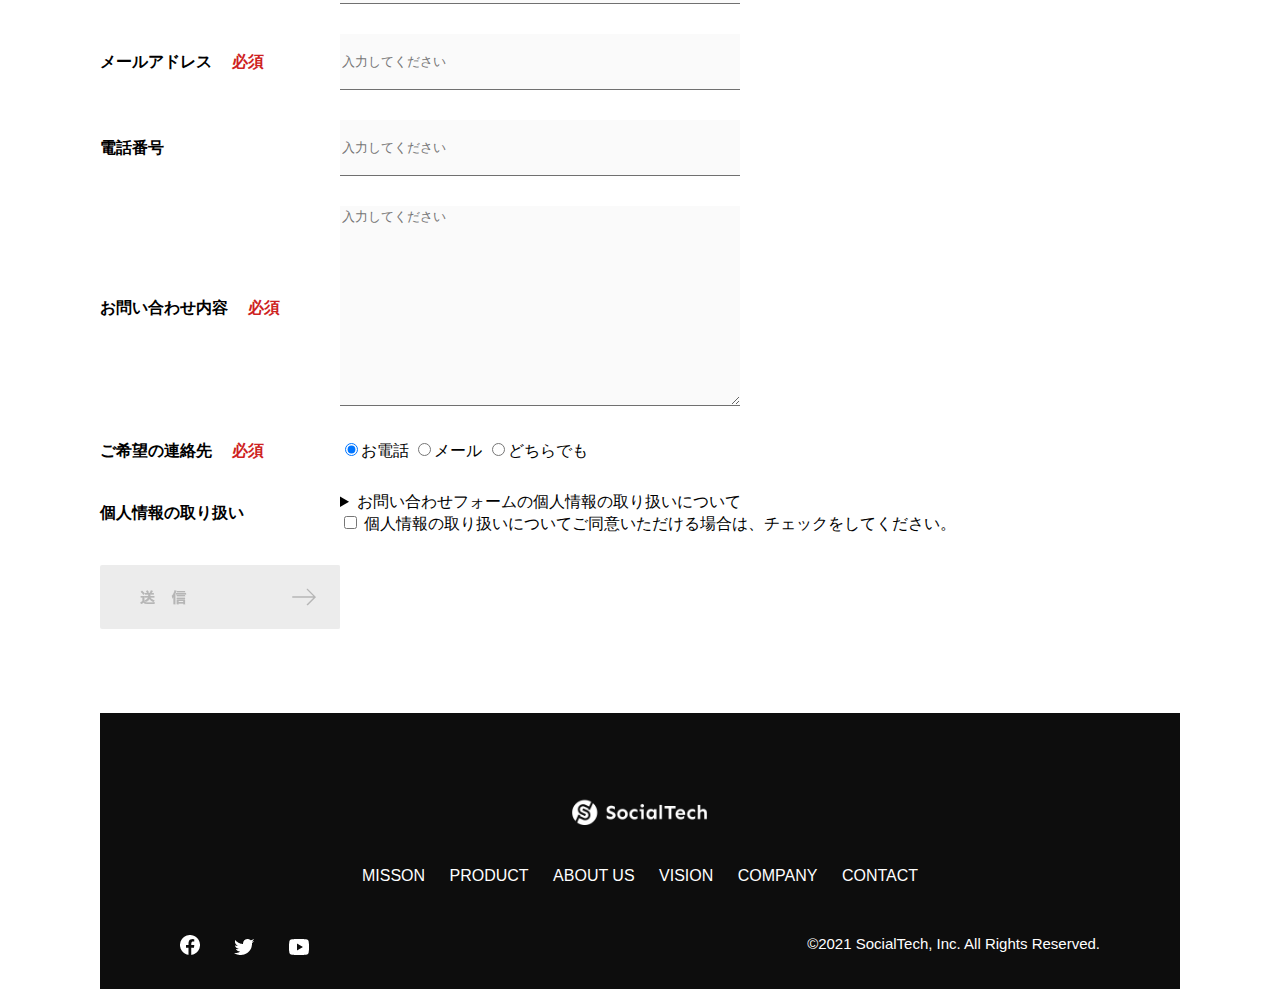
<file: socialtech/index.html>
<!DOCTYPE html>
<html>
    <head>
        <title>Socialtech</title>
        <meta charset="UTF-8">
        <meta name="description" content="SocialTechはEdTech業界のリーディングカンパニーを目指します。">
        <meta name="viewport" content="width=device-width,initial-scale=1.0">
        <link rel="stylesheet" href="style.css">
        <body>
            <header>
                <!--ここからロゴ-->
                <a href="index.html" id="logo">
                    <img src="images/logo.png" alt="トップページに戻る">
                </a>
                <!--ここからトップページのナビゲーション-->
                <nav id="nav-pc">
                    <ul>
                        <li><a href="misson.html">MISSON</a></li>
                        <li><a href="product.html">PRODUCT</a></li>
                        <li><a href="index.html#aboutus">ABOUT US</a></li>
                        <li><a href="index.html#company">COMPANY</a></li>
                        <li><a href="index.html#contact">CONTACT</a></li>
                    </ul>
                </nav>
                <!-- スマホ用メニューボタン -->
                <button id="menu-sp" onclick="document.getElementById('nav-sp').style.display = 'block'">
                    <img src="images/button-menu.png" alt="ナビゲーションを開く">
                </button>
       <!-- スマホ用ナビゲーション -->
                <div id="nav-sp">
                    <button id="close" onclick="document.getElementById('nav-sp').style.display = 'none'">
                        <img src="images/button-close.png" alt="ナビゲーションを閉じる">
                    </button>
 
                <nav>
                    <ul>
                        <li>
                            <a id="logo-sp" href="index.html" onclick="document.getElementById('nav-sp').style.display = 'none'"><img src="images/logo-sp.png" alt="トップページに戻る"></a>
                        </li>
                        <li><a class="menu" href="mission.html" onclick="document.getElementById('nav-sp').style.display = 'none'">MISSION</a></li>
                        <li><a class="menu" href="product.html" onclick="document.getElementById('nav-sp').style.display = 'none'">PRODUCT</a></li>
                        <li><a class="menu" href="index.html#aboutus" onclick="document.getElementById('nav-sp').style.display = 'none'">ABOUT US</a></li>
                        <li><a class="menu" href="index.html#vision" onclick="document.getElementById('nav-sp').style.display = 'none'">VISION</a></li>
                        <li><a class="menu" href="index.html#company" onclick="document.getElementById('nav-sp').style.display = 'none'">COMPANY</a></li>
                        <li><a class="menu" href="index.html#contact" onclick="document.getElementById('nav-sp').style.display = 'none'">CONTACT</a></li>
                    </ul>
                </nav>
                <div id="sns">
                    <a href="https://www.facebook.com/sejuku2013">
                        <img src="images/button-facebook.png" alt="Facebookのリンク">
                    </a>
                    <a href="https://twitter.com/samuraijuku">
                        <img src="images/button-twitter.png" alt="Twitterのリンク">
                    </a>
                    <a href="https://www.youtube.com/channel/UCCFOQO5aDK0xXam4cUQXT8g">
                        <img src="images/button-youtube.png" alt="YouTubeのリンク">
                    </a>
                </div>
                </div>
            </header>

            <!--about usはここまでスクロールされる-->
            <main>
                <article>
                    <!--メインビジュアル-->
                    <section id="main-visual">
                        <div id="main-message">
                            <h1>WORLD PEACE</h1>
                            <p>IT教育で世界平和を実現する</p>
                        </div>
                        <img src="images/index/index-main.png" alt="PCの周りに集まる多国籍の仲間たち">
                    </section>
                    <!--ミッション-->

                    <section id="mission">
                        <h2 class="index-h2">MISSION</h2>
                        <div id="mission-flex">
                            <div>
                                <img id="mission-photo" src="images/index/index-mission.png" alt="屋外のベンチで写真を撮影する多国籍の仲間たち">
                                <h3>世界平和の実現</h3>
                                <p>
                                    人類の悲願である世界平和。世界平和を脅かす様々な社会問題を解決するためには、イノベーションをどんどん起こしていく必要があります。SocialTechは、プログラミング教育を通してイノベーターを輩出することで、世界平和という大きなテーマに挑んでいきます。
                                </p>
                            </div>
                            <div>
                                <img id="s2dgs" src="images/index/s2dgs.png" alt="S2DGs">
                                <h3>S2DGsの実現</h3>
                                <p>国連が掲げる「Sustainable Development Goals（持続可能な開発目標）」に含まれる17つのグローバル目標のうち、以下の5つの目標の実現をミッションとしてサービスを展開しています。</p>
                                <a href="misson.html">
                                    <img src="images/button-more.png" alt="もっとみる">
                                </a>
                            </div>
                        </div>
                    </section>
                    <!--プロダクト-->
                    <section id="product">
                        <h2 class="index-h2">PRODUCT</h2>
                        <div class="product-flex">
                            <div id="product-left">
                                <div>
                                    <img class="product-photo" src="images/index/index-mantoman.png" alt="PCでコードを書く男性">
                                    <div class="product-explain">
                                        <span>MAN TO MAN</span>
                                        <h3>プログラミング教育</h3>
                                        <p>2013年より日本で唯一の専属講師によるマンツーマンのプログラミングレッスンを開始。AI/人工知能やウェブデザインの学習も可能です。</p>
                                    </div>
                                </div>
                                <div>
                                    <img class="product-photo" src="images/index/index-career.png" alt="笑顔で話し合う2人の男性">
                                    <div class="product-explain">
                                        <span>CAREER</span>
                                        <h3>人材紹介事業</h3>
                                        <p>エンジニアへの転職に特化した履歴書や職務経歴書のアドバイスや面接対策を行、豊富な求人の中から最適なキャリア選択を支援します。</p>
                                    </div>
                                </div>
                            </div>
                            <div id="product-right">
                                <div>
                                    <img class="product-photo" src="images/index/index-media.png" alt="スマートフォンを操作する人">
                                    <div class="product-explain">
                                        <span>MEDIA</span>
                                        <h3>プログラミング学習メディア</h3>
                                        <p>月間200万人に読まれる日本最大級のプログラミング学習サイト「SocialTech Blog」やYouTueチャンネルにて学習情報を発信しています。</p>
                                    </div>
                                </div>
                                <div>
                                    <img class="product-photo" src="images/index/index-b2b.png" alt="公演中の男性とそれを聴く人々">
                                    <div class="product-explain">
                                        <span>B2B</span>
                                        <h3>法人研修事業</h3>
                                        <p>社員のスキルアップ・資格取得・福利厚生を目的としたプログラミング法人研修。貴社の事業モデルに合わせた研修内容の提案を致します。</p>
                                    </div>
                                </div>
                            </div>
                        </div>
                        <div id="product-more">
                            <a href="product.html">
                                <img src="images/button-more.png" alt="もっとみる">
                            </a>
                        </div>
                    </section>
                    <!--About us-->
                    <section id="aboutus">
                        <h2 class="index-h2">ABOUT US</h2>
                        <h3>3つの組織文化</h3>
                        <div>
                            <table class="culture-table">
                                <tr>
                                    <td class="culture-num">01</td>
                                    <th><span class="culture-en">FLEXIBLE</span><br>フレキシブル</th>
                                </tr>
                                <tr>
                                    <td>
                                        <!--空のセル-->
                                    </td>
                                    <td class="culture-description">リモートワーク、フルフレックス、副業推奨など1人1人が最大限のパフォーマンスを発揮できる柔軟な働き方を促進しています。</td>
                                </tr>
                                <tr>
                                    <td class="culture-num">02</td>
                                    <th><span class="culture-en">TEAL</span><br>ティール</th>
                                </tr>
                                <tr>
                                    <td>
                                        <!--空のセル-->
                                    </td>
                                    <td class="culture-description">会社全体を1つの生命体として捉え、お互いが深く結びついた一階層型 組織として部署・チーム関係なく課題解決をできる組織を目指しています。</td>
                                </tr>
                                <tr>
                                    <td class="culture-num">03</td>
                                    <th><span class="culture-en">SELF REALIZATION</span><br>自己実現</th>
                                </tr>
                                <tr>
                                    <td>
                                        <!--空のセル-->
                                    </td>
                                    <td class="culture-description">クオーター毎に経営・部署・個人ごとにOKRを設定し個人のキャリアと 会社の目指す方向の軌道修正を行っております。</td>
                                </tr>
                            </table>
                            <img class="culture-img" src="images/index/index-aboutus1.png" alt="笑顔で話し合う二人の女性">
                        </div>
                        <img class="culture-img2" src="images/index/index-aboutus2.png" alt="笑顔で話し合う３人の男女">
                    </section>
                    <!--VISION-->
                    <section id="vision">
                        <h2 class="index-h2">VISION</h2>
                        <h3>7つの行動指針</h3>
                        <div>
                            <div class="vision-box">
                                <img src="images/index/vision-01.png" alt="01">
                                <div>
                                    <h4>CUSTOMER IS BOSS</h4>
                                    <h5>あなたはボスの顧客である</h5>
                                    <p>私たちは常にお客様志向で行動し、お客様を喜ばせ、期待値を超えた感動を提供することを大切にします。</p>
                                </div>
                            </div>
                            <div class="vision-box">
                                <img src="images/index/vision-02.png" alt="02">
                                <div>
                                  <h4>MOVE FAST</h4>
                                  <h5>早さは価値</h5>
                                  <p>素早く試し、素早く実行することで新しい気付きや発見を見つけていきます。</p>
                                </div>
                            </div>
                            <div class="vision-box">
                                <img src="images/index/vision-03.png" alt="03">
                                <div>
                                  <h4>IMPACT DRIVEN</h4>
                                  <h5>作業するのは仕事ではない</h5>
                                  <p>問題から考え、成果とは何かを考え続け、インパクトのある成果を生むために仕事をしていきます。</p>
                                </div>
                            </div>
                            <div class="vision-box">
                                <img src="images/index//vision-04.png" alt="04">
                                <div>
                                  <h4>SAVE TIME, SAVE MONEY</h4>
                                  <h5>浪費は命取りになる</h5>
                                  <p>少ないコストでできる方法を考えます。お金だけでなく、人の時間をいただいている自覚を持ち、あらゆるリソースを有意義に活用します。</p>
                                </div>
                              </div>
                            <div class="vision-box">
                                <img src="images/index/vision-05.png" alt="05">
                                <div>
                                  <h4>BE GENTLE</h4>
                                  <h5>「優しくない」をなくす</h5>
                                  <p>社会をすこしずつ優しくしていきます。自分、家族、同僚、顧客、他人、全ての人に優しくいることを心がけます。</p>
                                </div>
                            </div>
                            <div class="vision-box">
                                <img src="images/index/vision-06.png" alt="06">
                                <div>
                                  <h4>ABC</h4>
                                  <h5>当たり前の事をバカにせずにちゃんとやる</h5>
                                  <p>礼儀、健康、嘘をつかない。当たり前の事が出来ているかを常に自問し、当たり前の基準を高く持って行動します。</p>
                                </div>
                            </div>
                            <div class="vision-box">
                                <img src="images/index/vision-07.png" alt="07">
                                <div>
                                  <h4>ZTI</h4>
                                  <h5>絶対的当事者意識</h5>
                                  <p>役職や役割に応じた相対的な当事者意識ではなく、自身の身で起こることすべてに対する絶対的な当事者意識を持ちます。</p>
                                </div>
                            </div>
                        </div>
                    </section>
                    <!--company-->
                    <section id="company">
                        <h2 class="index-h2">COMPANY</h2>
                        <h3>会社概要</h3>
                        <table id="company-table">
                            <tr>
                                <th class="tableheader tableheader-first">会社名</th>
                                <td class="cell cell-first">株式会社SocialTech</td>
                            </tr>
                            <tr>
                                <th class="tableheader">所在地</th>
                                <td class="cell">〒101-0022 東京都千代田区神田練塀町300番地 住友不動産秋葉原駅前ビル5F<br>JR「秋葉原駅」より徒歩1分</td>
                            </tr>
                            <tr>
                                <th class="tableheader">代表者</th>
                                <td class="cell">代表取締役 田中 太郎</td>
                            </tr>
                            <tr>
                                <th class="tableheader">設立</th>
                                <td class="cell">2015年3月19日</td>
                            </tr>
                        </table>
                        <iframe src="https://www.google.com/maps/embed?pb=!1m18!1m12!1m3!1d3240.0688551336807!2d139.7720776771055!3d35.69992317258124!2m3!1f0!2f0!3f0!3m2!1i1024!2i768!4f13.1!3m3!1m2!1s0x60188fee13660e23%3A0x77137876edf742ac!2z5L2P5Y-L5LiN5YuV55Sj56eL6JGJ5Y6f6aeF5YmN44OT44Or!5e0!3m2!1sja!2sjp!4v1704858013291!5m2!1sja!2sjp" style="border: 0" allowfullscreen="" loading="lazy">
                        </iframe>
                    </section>
                    <!--contact-->
                    <section id="contact">
                        <h2 class="index-h2">CONTACT</h2>
                        <h3>お問い合わせ</h3>
                        <form>
                            <div>
                                <div class="contact-heading">
                                  <label class="contact-label">お名前<span class="contact-span">必須</span></label>
                                </div>
                                <div>
                                  <input type="text" name="name" placeholder="入力してください" class="contact-textbox">
                                </div>
                            </div>
                            <div>
                                <div class="contact-heading">
                                  <label class="contact-label">フリガナ<span class="contact-span">必須</span></label>
                                </div>
                                <div>
                                  <input type="text" name="hurigana" placeholder="入力してください" class="contact-textbox">
                                </div>
                            </div>
                            <div>
                                <div class="contact-heading">
                                  <label class="contact-label">メールアドレス<span class="contact-span">必須</span></label>
                                </div>
                                <div>
                                  <input type="text" name="email" placeholder="入力してください" class="contact-textbox">
                                </div>
                            </div>
                            <div>
                                <div class="contact-heading">
                                  <label class="contact-label">電話番号</label>
                                </div>
                                <div>
                                  <input type="text" name="tel" placeholder="入力してください" class="contact-textbox">
                                </div>
                            </div>
                            <div>
                                <div class="contact-heading">
                                    <label class="contact-label">お問い合わせ内容<span class="contact-span">必須</span></label>
                                </div>
                                <div>
                                    <textarea class="contact-textarea" placeholder="入力してください" name="message"></textarea>
                                </div>
                            </div>
                              <div>
                                <div class="contact-heading">
                                    <label class="contact-label">ご希望の連絡先<span class="contact-span">必須</span></label>
                                </div>
                                <div>
                                    <input class="radiobutton" type="radio" value="tel" name="contact" checked><label>お電話</label>
                                    <input class="radiobutton" type="radio" value="mail" name="contact"><label>メール</label>
                                    <input class="radiobutton" type="radio" value="both" name="contact"><label>どちらでも</label>
                                </div>
                              </div>
                              <div>
                                <div class="contact-heading">
                                  <label class="contact-label">個人情報の取り扱い</label>
                                </div>
                                <div>
                                  <details>
                                    <summary>お問い合わせフォームの個人情報の取り扱いについて</summary>
                                    <div>
                                      <dl>
                                        <dt>１．組織の名称又は氏名</dt>
                                        <dd>株式会社SocialTech</dd>
                                        <dt>２．個人情報保護管理者（若しくはその代理人）の氏名又は職名、所属及び連絡先</dt>
                                        <dd>
                                          <p>鈴木 一郎 コーポレート部</p>
                                          <p>メールアドレス：samurai@example.com</p>
                                          <p>TEL：03-1234-5678</p>
                                        </dd>
                                        <dt>３．個人情報の利用目的</dt>
                                        <dd>
                                          <ul>
                                            <li>本サービス及び本サービスに関連する情報の提供又はそれらに関する連絡のため</li>
                                            <li>ユーザーの本人確認のため</li>
                                            <li>当社サービスのご案内のため</li>
                                            <li>当社の商品等の広告または宣伝（電子メールによるものを含むものとします。）</li>
                                          </ul>
                                        </dd>
                                        <dt>４．個人情報の取り扱い業務の委託</dt>
                                        <dd>個人情報の取扱業務の全部または一部を外部に業務委託する場合があります。その際、弊社は、個人情報を適切に保護できる管理体制を敷き実行していることを条件として委託先を厳選したうえで、機密保持契約を委託先と締結し、お客様の個人情報を厳密に管理させます。</dd>
                                        <dt>５．個人情報の開示等の請求</dt>
                                        <dd>
                                          お客様は、弊社に対してご自身の個人情報の開示等（利用目的の通知、開示、内容の訂正・追加・削除、利用の停止または消去、第三者への提供の停止）に関して、当社問合わせ窓口に申し出ることができます。<br>
                                          その際、弊社はお客様ご本人を確認させていただいたうえで、合理的な期間内に対応いたします。<br>
                                          なお、個人情報に関する弊社問合わせ先は、次の通りです。
                                        </dd>
                                        <dd>
                                          <p>株式会社SocialTech　個人情報問合せ窓口</p>
                                          <p>〒150-0043　東京都千代田区神田練塀町300番地 住友不動産秋葉原駅前ビル5F</p>
                                          <p>メールアドレス：samurai@example.com　TEL：03-1234-5678</p>
                                        </dd>
                  
                                        <dt>６．個人情報を提供されることの任意性について</dt>
                                        <dd>お客様がご自身の個人情報を弊社に提供されるか否かは、お客様のご判断によりますが、もしご提供されない場合には、適切なサービスが提供できない場合がありますので予めご了承ください。</dd>
                                      </dl>
                                    </div>
                                  </details>
                                  <input type="checkbox" name="agree">
                                  <span>個人情報の取り扱いについてご同意いただける場合は、チェックをしてください。</span>
                                </div>
                              </div>
                              <input type="image" src="images/button-submit.png" alt="送信する">
                        </form>
                    </section>
                </article>
            </main>
            <footer>
                <div id="footer-logo">
                <img src="images/logo-sp.png" alt="SocialTech">
                </div>
                <div id="footer-link">
                    <a href="mission.html">MISSON</a>
                    <a href="product.html">PRODUCT</a>
                    <a href="index.html#aboutus">ABOUT US</a>
                    <a href="index.html#vision">VISION</a>
                    <a href="index.html#company">COMPANY</a>
                    <a href="index.html#contact">CONTACT</a>
                </div>
                <div id="sns-footer">
                    <div class="sns-btns">
                        <a href="https://www.facebook.com/sejuku2013"><img src="images/button-facebook.png" alt="Facebookのリンク"></a>
                        <a href="https://twitter.com/samuraijuku"><img src="images/button-twitter.png" alt="Twitterのリンク"></a>
                        <a href="https://www.youtube.com/channel/UCCFOQO5aDK0xXam4cUQXT8g"><img src="images/button-youtube.png" alt="YouTubeのリンク"></a>
                    </div>
                    <p id="copyright">&copy;2021 SocialTech, Inc. All Rights Reserved.</p>
                </div>
            </footer>
        </body>
    </head>
</html>
</file>
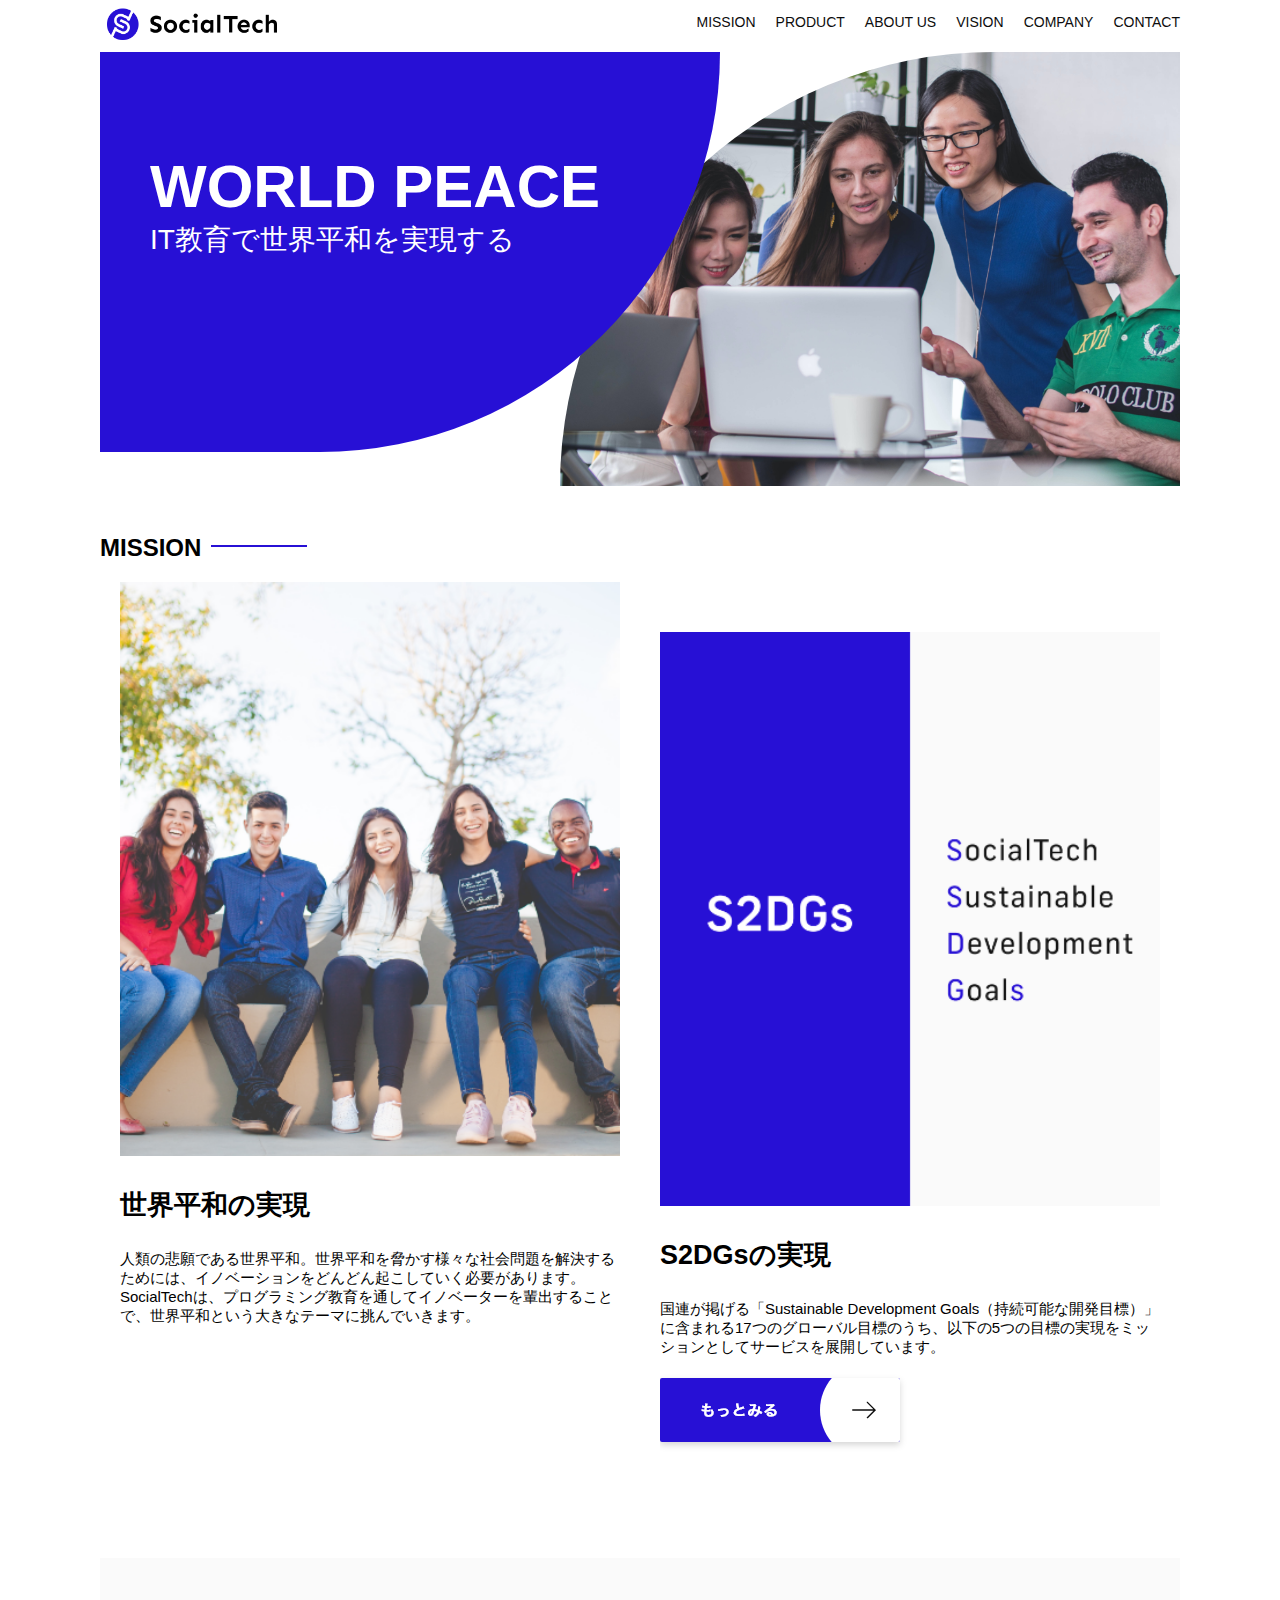
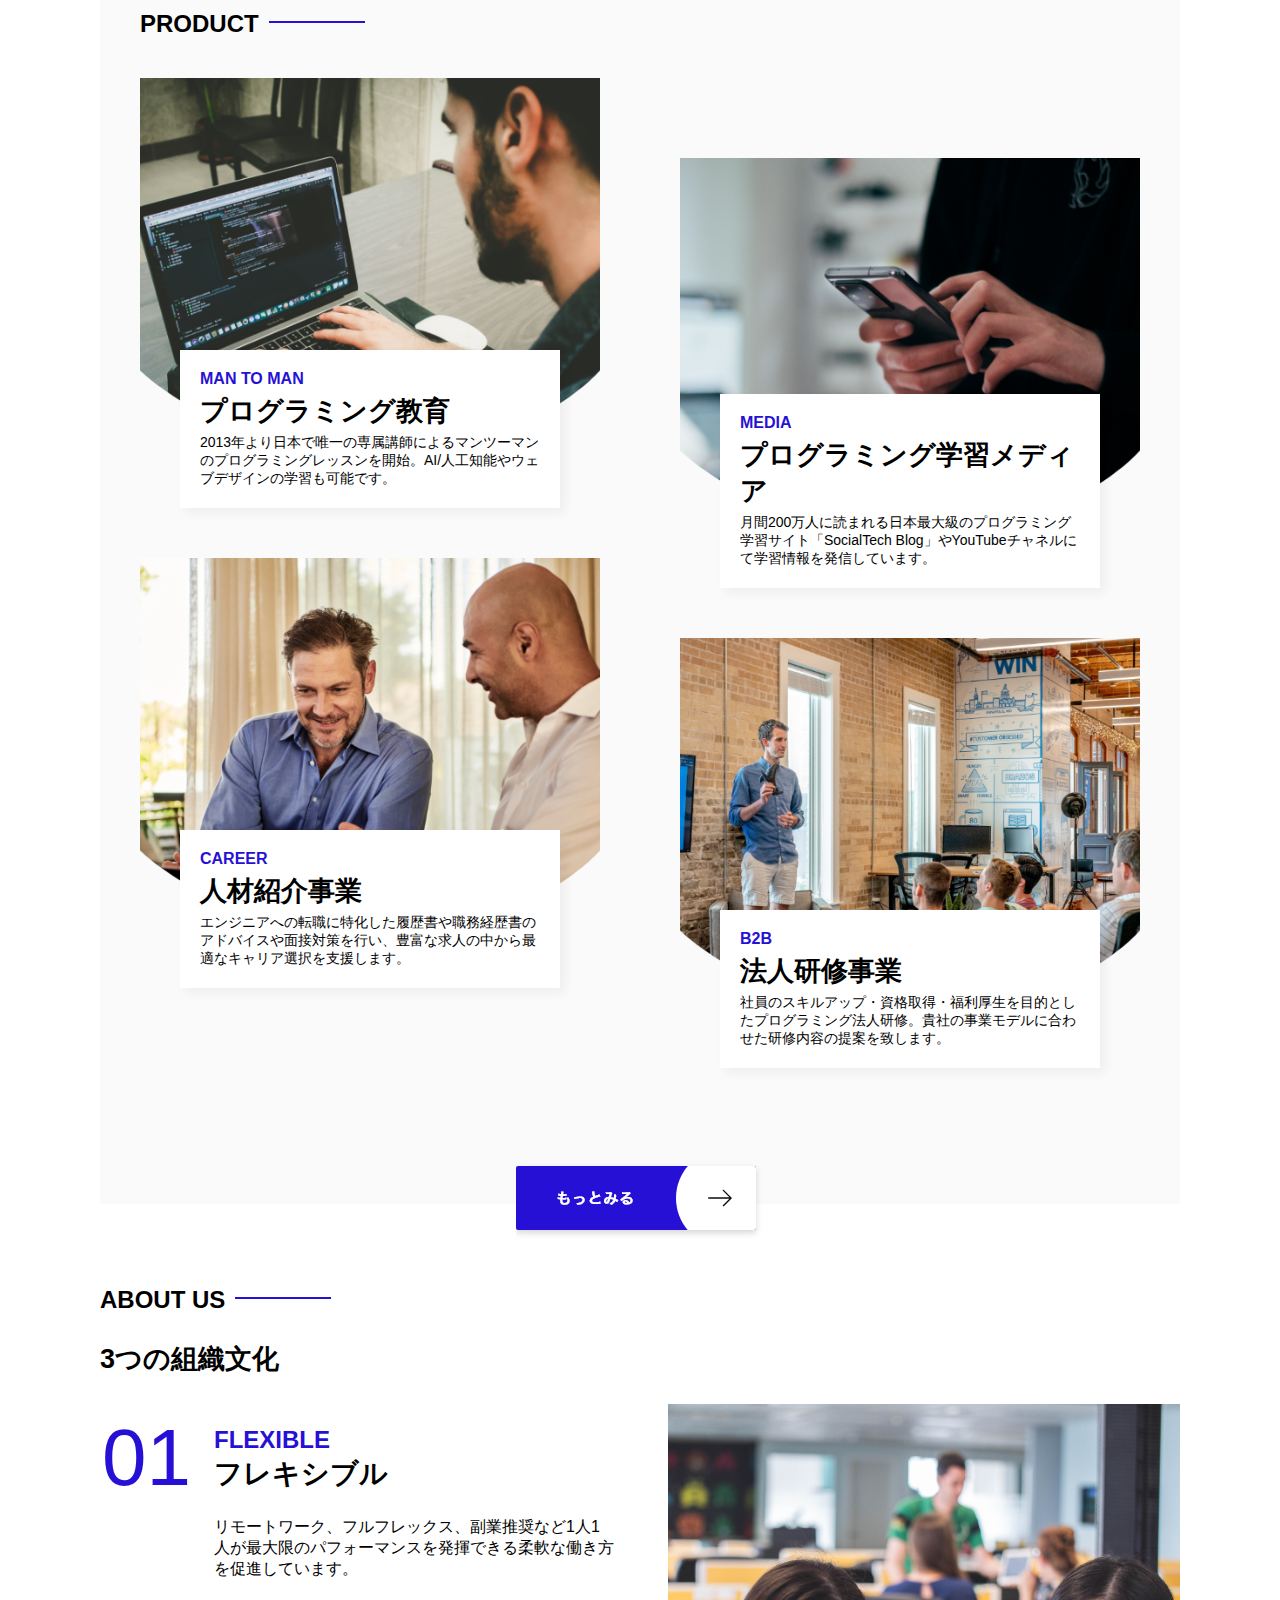
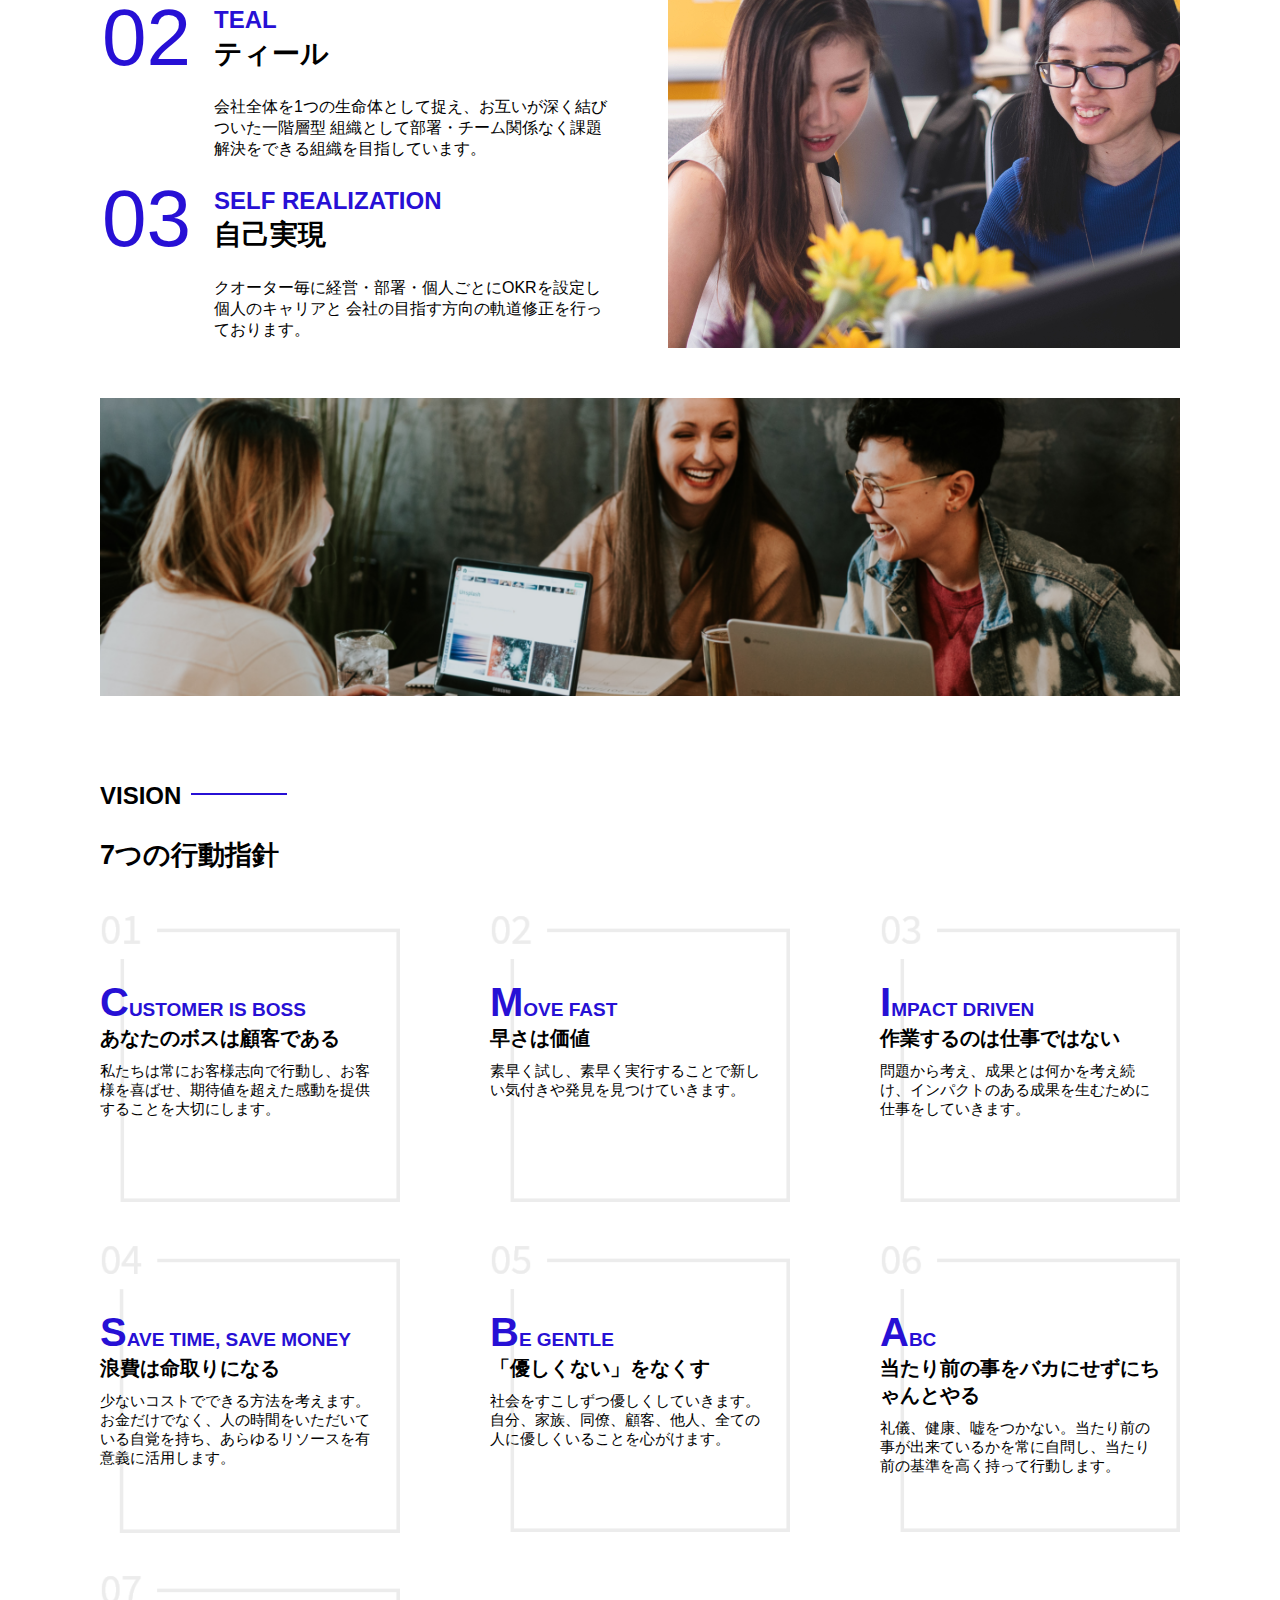
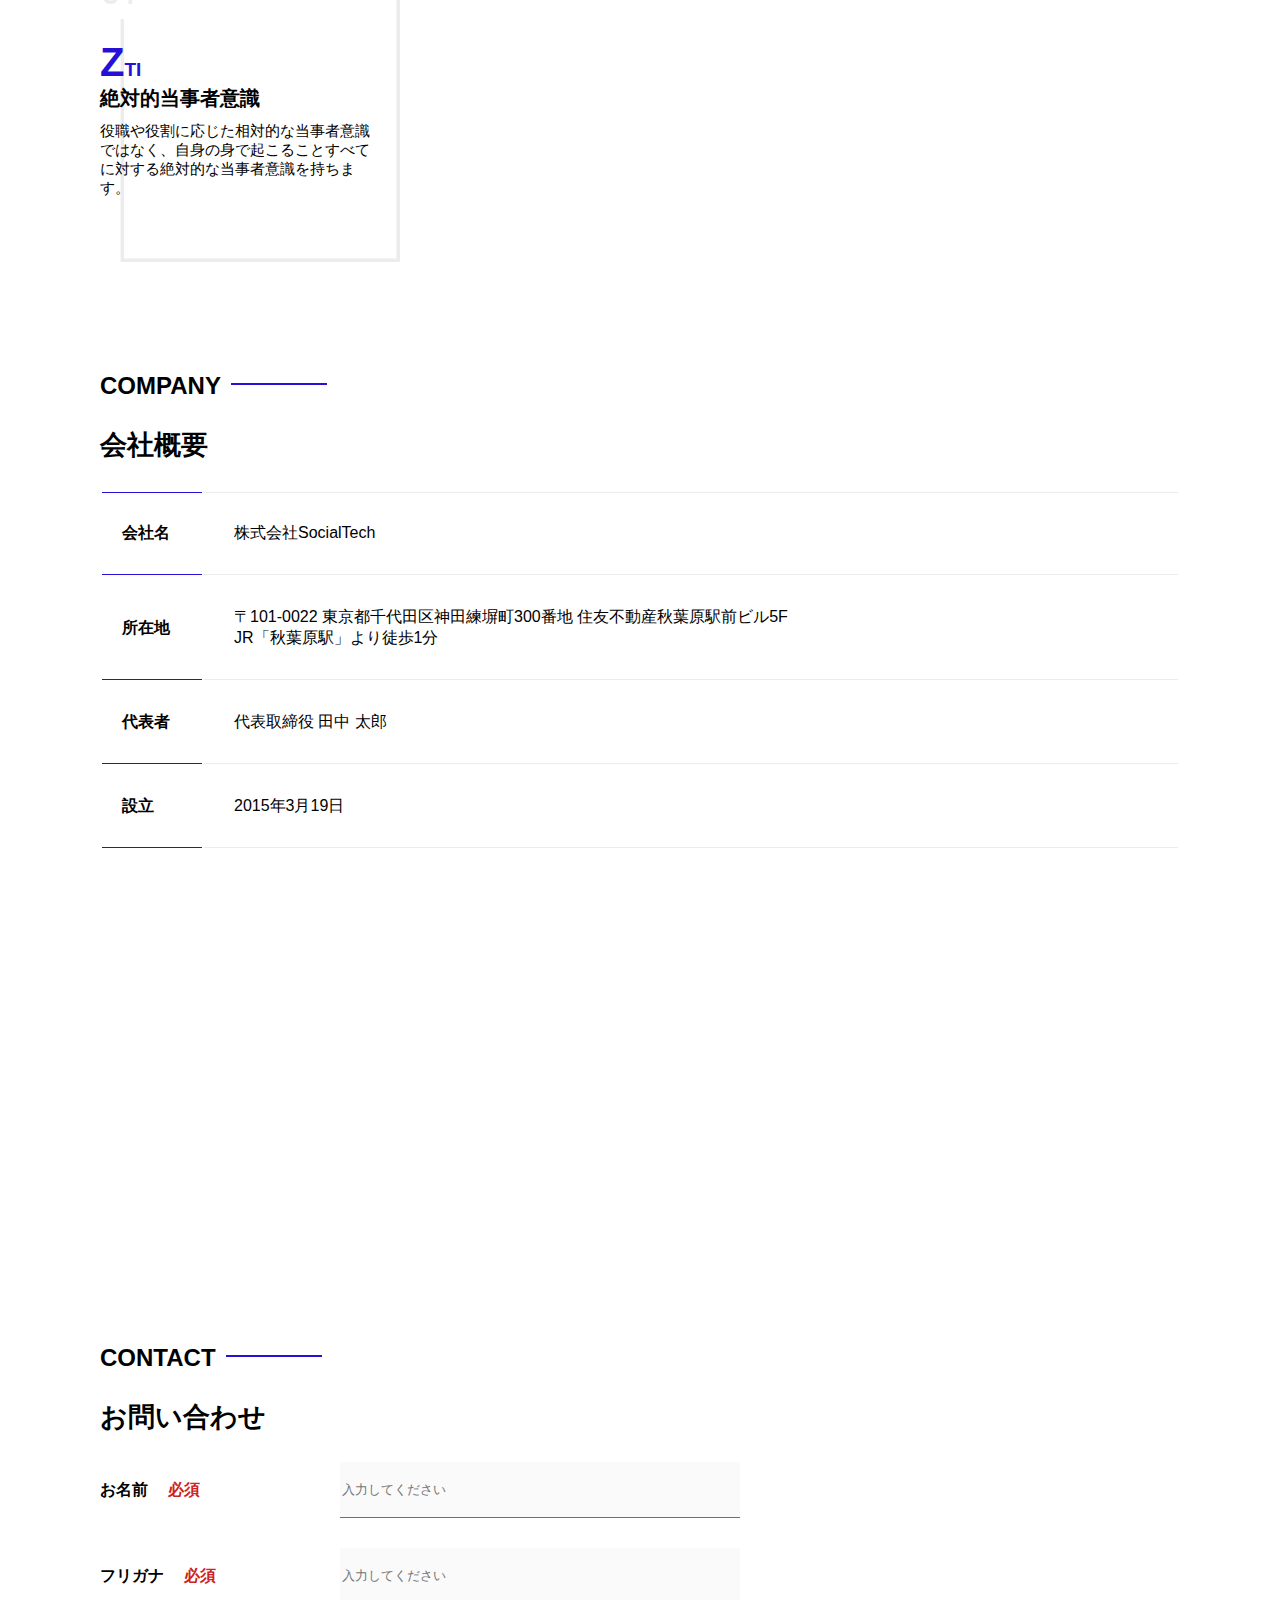
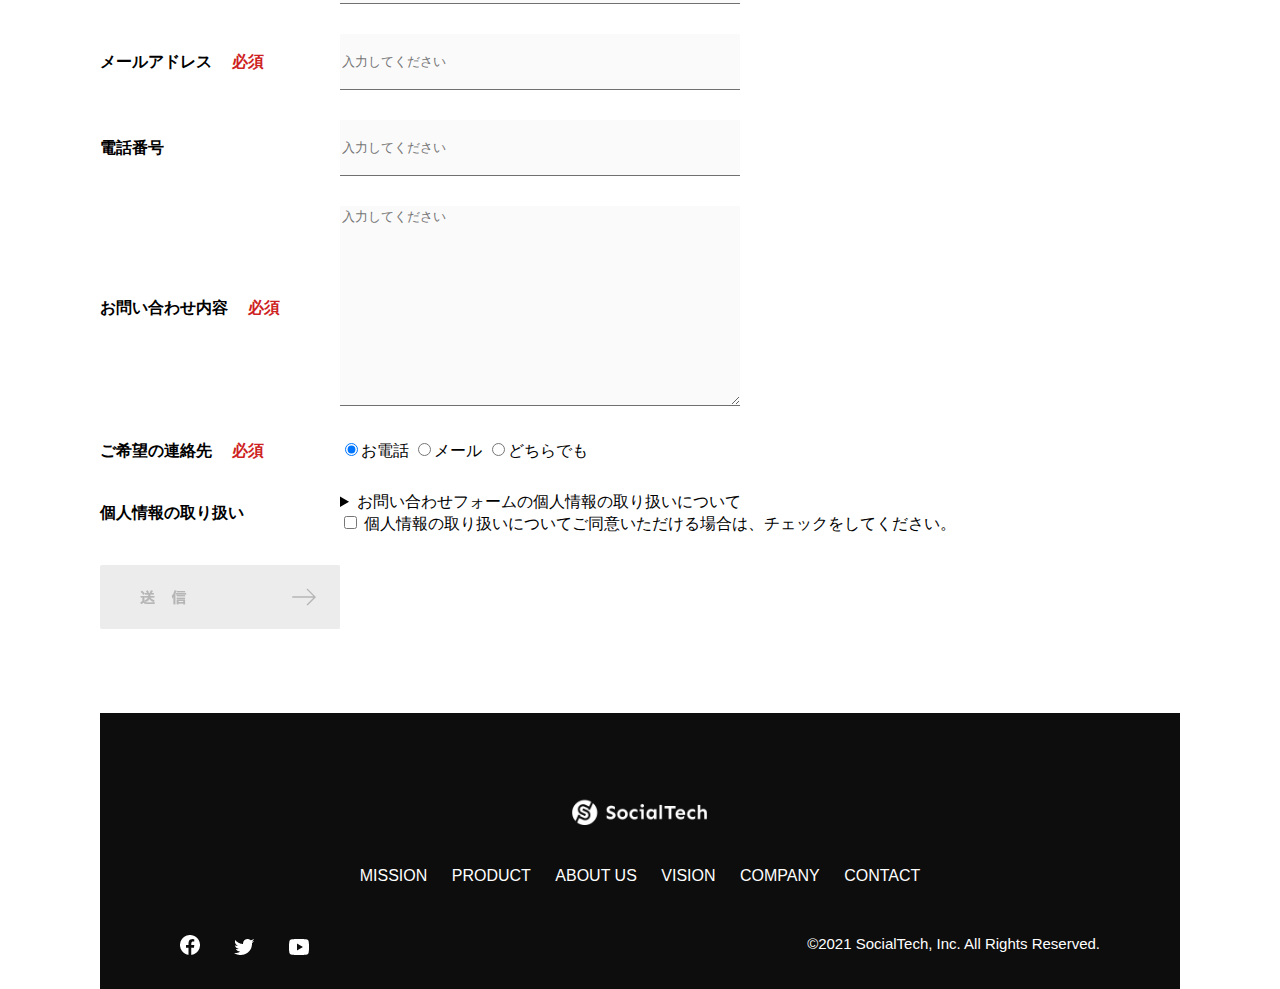
<file: socialtech/html-css-advanced-sample-202406ver/index.html>
<!DOCTYPE html>
<html>
  <head>
    <title>SocialTech</title>
    <meta charset="utf-8">
    <meta name="description" content="SocialTechはEdTech業界のリーディングカンパニーを目指します。">
    <meta name="viewport" content="width=device-width, initial-scale=1.0">
    <link rel="stylesheet" href="style.css">
  </head>

  <body>
    <!-- ヘッダー -->
    <header>
      <!-- ロゴ -->
      <a href="index.html" id="logo">
        <img src="images/logo.png" alt="トップページに戻る">
      </a>

      <!-- PC用ナビゲーション -->
      <nav id="nav-pc">
        <ul>
          <li><a href="mission.html">MISSION</a></li>
          <li><a href="product.html">PRODUCT</a></li>
          <li><a href="index.html#aboutus">ABOUT US</a></li>
          <li><a href="index.html#vision">VISION</a></li>
          <li><a href="index.html#company">COMPANY</a></li>
          <li><a href="index.html#contact">CONTACT</a></li>
        </ul>
      </nav>

      <!-- スマホ用メニューボタン -->
      <button id="menu-sp" onclick="document.getElementById('nav-sp').style.display = 'block'">
        <img src="images/button-menu.png" alt="ナビゲーションを開く">
      </button>

      <!-- スマホ用ナビゲーション -->
      <div id="nav-sp">
        <button id="close" onclick="document.getElementById('nav-sp').style.display = 'none'">
          <img src="images/button-close.png" alt="ナビゲーションを閉じる">
        </button>

        <nav>
          <ul>
            <li>
              <a id="logo-sp" href="index.html" onclick="document.getElementById('nav-sp').style.display = 'none'"><img src="images/logo-sp.png" alt="トップページに戻る"></a>
            </li>
            <li><a class="menu" href="mission.html" onclick="document.getElementById('nav-sp').style.display = 'none'">MISSION</a></li>
            <li><a class="menu" href="product.html" onclick="document.getElementById('nav-sp').style.display = 'none'">PRODUCT</a></li>
            <li><a class="menu" href="index.html#aboutus" onclick="document.getElementById('nav-sp').style.display = 'none'">ABOUT US</a></li>
            <li><a class="menu" href="index.html#vision" onclick="document.getElementById('nav-sp').style.display = 'none'">VISION</a></li>
            <li><a class="menu" href="index.html#company" onclick="document.getElementById('nav-sp').style.display = 'none'">COMPANY</a></li>
            <li><a class="menu" href="index.html#contact" onclick="document.getElementById('nav-sp').style.display = 'none'">CONTACT</a></li>
          </ul>
        </nav>
        <div id="sns">
          <a href="https://www.facebook.com/sejuku2013">
            <img src="images/button-facebook.png" alt="Facebookのリンク">
          </a>
          <a href="https://twitter.com/samuraijuku">
            <img src="images/button-twitter.png" alt="Twitterのリンク">
          </a>
          <a href="https://www.youtube.com/channel/UCCFOQO5aDK0xXam4cUQXT8g">
            <img src="images/button-youtube.png" alt="YouTubeのリンク">
          </a>
        </div>
      </div>
    </header>

    <main>
      <article>
        <!-- メインビジュアル -->
        <section id="main-visual">
          <div id="main-message">
            <h1>WORLD PEACE</h1>
            <p>IT教育で世界平和を実現する</p>
          </div>
          <img src="images/index/index-main.png" alt="PCの周りに集まる多国籍の仲間たち">
        </section>

        <!-- ミッション -->
        <section id="mission">
          <h2 class="index-h2">MISSION</h2>
          <div id="mission-flex">
            <div>
              <img id="mission-photo" src="images/index/index-mission.png" alt="屋外のベンチで写真を撮影する多国籍の仲間たち">
              <h3>世界平和の実現</h3>
              <p>人類の悲願である世界平和。世界平和を脅かす様々な社会問題を解決するためには、イノベーションをどんどん起こしていく必要があります。SocialTechは、プログラミング教育を通してイノベーターを輩出することで、世界平和という大きなテーマに挑んでいきます。</p>
            </div>
            <div>
              <img id="s2dgs" src="images/index/s2dgs.png" alt="S2DGs">
              <h3>S2DGsの実現</h3>
              <p>国連が掲げる「Sustainable Development Goals（持続可能な開発目標）」に含まれる17つのグローバル目標のうち、以下の5つの目標の実現をミッションとしてサービスを展開しています。</p>
              <a href="mission.html">
                <img src="images/button-more.png" alt="もっとみる">
              </a>
            </div>
          </div>
        </section>

        <!-- プロダクト -->
        <section id="product">
          <h2 class="index-h2">PRODUCT</h2>
          <div class="product-flex">
            <div id="product-left">
              <div>
                <img class="product-photo" src="images/index/index-mantoman.png" alt="PCでコードを書く男性">
                <div class="product-explain">
                  <span>MAN TO MAN</span>
                  <h3>プログラミング教育</h3>
                  <p>2013年より日本で唯一の専属講師によるマンツーマンのプログラミングレッスンを開始。AI/人工知能やウェブデザインの学習も可能です。</p>
                </div>
              </div>
              <div>
                <img class="product-photo" src="images/index/index-career.png" alt="笑顔で話し合う2人の男性">
                <div class="product-explain">
                  <span>CAREER</span>
                  <h3>人材紹介事業</h3>
                  <p>エンジニアへの転職に特化した履歴書や職務経歴書のアドバイスや面接対策を行い、豊富な求人の中から最適なキャリア選択を支援します。</p>
                </div>
              </div>
            </div>
            <div id="product-right">
              <div>
                <img class="product-photo" src="images/index/index-media.png" alt="スマートフォンを操作する人">
                <div class="product-explain">
                  <span>MEDIA</span>
                  <h3>プログラミング学習メディア</h3>
                  <p>月間200万人に読まれる日本最大級のプログラミング学習サイト「SocialTech Blog」やYouTubeチャネルにて学習情報を発信しています。</p>
                </div>
              </div>
              <div>
                <img class="product-photo" src="images/index/index-b2b.png" alt="講演中の男性とそれを聴く人々">
                <div class="product-explain">
                  <span>B2B</span>
                  <h3>法人研修事業</h3>
                  <p>社員のスキルアップ・資格取得・福利厚生を目的としたプログラミング法人研修。貴社の事業モデルに合わせた研修内容の提案を致します。</p>
                </div>
              </div>
            </div>
          </div>
          <div id="product-more">
            <a href="product.html">
              <img src="images/button-more.png" alt="もっとみる">
            </a>
          </div>
        </section>

        <!-- ABOUT US -->
        <section id="aboutus">
          <h2 class="index-h2">ABOUT US</h2>
          <h3>3つの組織文化</h3>
          <div>
            <table class="culture-table">
              <tr>
                <td class="culture-num">01</td>
                <th><span class="culture-en">FLEXIBLE</span><br>フレキシブル</th>
              </tr>
              <tr>
                <td>
                  <!--空のセル-->
                </td>
                <td class="culture-description">リモートワーク、フルフレックス、副業推奨など1人1人が最大限のパフォーマンスを発揮できる柔軟な働き方を促進しています。</td>
              </tr>
              <tr>
                <td class="culture-num">02</td>
                <th><span class="culture-en">TEAL</span><br>ティール</th>
              </tr>
              <tr>
                <td>
                  <!--空のセル-->
                </td>
                <td class="culture-description">会社全体を1つの生命体として捉え、お互いが深く結びついた一階層型 組織として部署・チーム関係なく課題解決をできる組織を目指しています。</td>
              </tr>
              <tr>
                <td class="culture-num">03</td>
                <th><span class="culture-en">SELF REALIZATION</span><br>自己実現</th>
              </tr>
              <tr>
                <td>
                  <!--空のセル-->
                </td>
                <td class="culture-description">クオーター毎に経営・部署・個人ごとにOKRを設定し個人のキャリアと 会社の目指す方向の軌道修正を行っております。</td>
              </tr>
            </table>
            <img class="culture-img" src="images/index/index-aboutus1.png" alt="笑顔で話し合う2人の女性">
          </div>
          <img class="culture-img2" src="images/index/index-aboutus2.png" alt="笑顔で話し合う3人の男女">
        </section>

        <!-- VISION -->
        <section id="vision">
          <h2 class="index-h2">VISION</h2>
          <h3>7つの行動指針</h3>
          <div>
            <div class="vision-box">
              <img src="images/index/vision-01.png" alt="01">
              <div>
                <h4>CUSTOMER IS BOSS</h4>
                <h5>あなたのボスは顧客である</h5>
                <p>私たちは常にお客様志向で行動し、お客様を喜ばせ、期待値を超えた感動を提供することを大切にします。</p>
              </div>
            </div>
            <div class="vision-box">
              <img src="images/index/vision-02.png" alt="02">
              <div>
                <h4>MOVE FAST</h4>
                <h5>早さは価値</h5>
                <p>素早く試し、素早く実行することで新しい気付きや発見を見つけていきます。</p>
              </div>
            </div>
            <div class="vision-box">
              <img src="images/index/vision-03.png" alt="03">
              <div>
                <h4>IMPACT DRIVEN</h4>
                <h5>作業するのは仕事ではない</h5>
                <p>問題から考え、成果とは何かを考え続け、インパクトのある成果を生むために仕事をしていきます。</p>
              </div>
            </div>
            <div class="vision-box">
              <img src="images/index//vision-04.png" alt="04">
              <div>
                <h4>SAVE TIME, SAVE MONEY</h4>
                <h5>浪費は命取りになる</h5>
                <p>少ないコストでできる方法を考えます。お金だけでなく、人の時間をいただいている自覚を持ち、あらゆるリソースを有意義に活用します。</p>
              </div>
            </div>
            <div class="vision-box">
              <img src="images/index/vision-05.png" alt="05">
              <div>
                <h4>BE GENTLE</h4>
                <h5>「優しくない」をなくす</h5>
                <p>社会をすこしずつ優しくしていきます。自分、家族、同僚、顧客、他人、全ての人に優しくいることを心がけます。</p>
              </div>
            </div>
            <div class="vision-box">
              <img src="images/index/vision-06.png" alt="06">
              <div>
                <h4>ABC</h4>
                <h5>当たり前の事をバカにせずにちゃんとやる</h5>
                <p>礼儀、健康、嘘をつかない。当たり前の事が出来ているかを常に自問し、当たり前の基準を高く持って行動します。</p>
              </div>
            </div>
            <div class="vision-box">
              <img src="images/index/vision-07.png" alt="07">
              <div>
                <h4>ZTI</h4>
                <h5>絶対的当事者意識</h5>
                <p>役職や役割に応じた相対的な当事者意識ではなく、自身の身で起こることすべてに対する絶対的な当事者意識を持ちます。</p>
              </div>
            </div>
          </div>
        </section>

        <!-- COMPANY -->
        <section id="company">
          <h2 class="index-h2">COMPANY</h2>
          <h3>会社概要</h3>
          <table id="company-table">
            <tr>
              <th class="tableheader tableheader-first">会社名</th>
              <td class="cell cell-first">株式会社SocialTech</td>
            </tr>
            <tr>
              <th class="tableheader">所在地</th>
              <td class="cell">〒101-0022 東京都千代田区神田練塀町300番地 住友不動産秋葉原駅前ビル5F<br>JR「秋葉原駅」より徒歩1分</td>
            </tr>
            <tr>
              <th class="tableheader">代表者</th>
              <td class="cell">代表取締役 田中 太郎</td>
            </tr>
            <tr>
              <th class="tableheader">設立</th>
              <td class="cell">2015年3月19日</td>
            </tr>
          </table>
          <iframe src="https://www.google.com/maps/embed?pb=!1m18!1m12!1m3!1d3240.0688551336807!2d139.7720776771055!3d35.69992317258124!2m3!1f0!2f0!3f0!3m2!1i1024!2i768!4f13.1!3m3!1m2!1s0x60188fee13660e23%3A0x77137876edf742ac!2z5L2P5Y-L5LiN5YuV55Sj56eL6JGJ5Y6f6aeF5YmN44OT44Or!5e0!3m2!1sja!2sjp!4v1704858013291!5m2!1sja!2sjp" style="border: 0" allowfullscreen="" loading="lazy"></iframe>
        </section>

        <!-- お問い合わせフォーム -->
        <section id="contact">
          <h2 class="index-h2">CONTACT</h2>
          <h3>お問い合わせ</h3>
          <form>
            <div>
              <div class="contact-heading">
                <label class="contact-label">お名前<span class="contact-span">必須</span></label>
              </div>
              <div>
                <input type="text" name="name" placeholder="入力してください" class="contact-textbox">
              </div>
            </div>
            <div>
              <div class="contact-heading">
                <label class="contact-label">フリガナ<span class="contact-span">必須</span></label>
              </div>
              <div>
                <input type="text" name="hurigana" placeholder="入力してください" class="contact-textbox">
              </div>
            </div>
            <div>
              <div class="contact-heading">
                <label class="contact-label">メールアドレス<span class="contact-span">必須</span></label>
              </div>
              <div>
                <input type="text" name="email" placeholder="入力してください" class="contact-textbox">
              </div>
            </div>
            <div>
              <div class="contact-heading">
                <label class="contact-label">電話番号</label>
              </div>
              <div>
                <input type="text" name="tel" placeholder="入力してください" class="contact-textbox">
              </div>
            </div>
            <div>
              <div class="contact-heading">
                <label class="contact-label">お問い合わせ内容<span class="contact-span">必須</span></label>
              </div>
              <div>
                <textarea class="contact-textarea" placeholder="入力してください" name="message"></textarea>
              </div>
            </div>
            <div>
              <div class="contact-heading">
                <label class="contact-label">ご希望の連絡先<span class="contact-span">必須</span></label>
              </div>
              <div><input class="radiobutton" type="radio" value="tel" name="contact" checked><label>お電話</label> <input class="radiobutton" type="radio" value="mail" name="contact"><label>メール</label> <input class="radiobutton" type="radio" value="both" name="contact"><label>どちらでも</label></div>
            </div>
            <div>
              <div class="contact-heading">
                <label class="contact-label">個人情報の取り扱い</label>
              </div>
              <div>
                <details>
                  <summary>お問い合わせフォームの個人情報の取り扱いについて</summary>
                  <div>
                    <dl>
                      <dt>１．組織の名称又は氏名</dt>
                      <dd>株式会社SocialTech</dd>
                      <dt>２．個人情報保護管理者（若しくはその代理人）の氏名又は職名、所属及び連絡先</dt>
                      <dd>
                        <p>鈴木 一郎 コーポレート部</p>
                        <p>メールアドレス：samurai@example.com</p>
                        <p>TEL：03-1234-5678</p>
                      </dd>
                      <dt>３．個人情報の利用目的</dt>
                      <dd>
                        <ul>
                          <li>・本サービス及び本サービスに関連する情報の提供又はそれらに関する連絡のため</li>
                          <li>・ユーザーの本人確認のため</li>
                          <li>・当社サービスのご案内のため</li>
                          <li>・当社の商品等の広告または宣伝（電子メールによるものを含むものとします。）</li>
                        </ul>
                      </dd>
                      <dt>４．個人情報の取り扱い業務の委託</dt>
                      <dd>個人情報の取扱業務の全部または一部を外部に業務委託する場合があります。その際、弊社は、個人情報を適切に保護できる管理体制を敷き実行していることを条件として委託先を厳選したうえで、機密保持契約を委託先と締結し、お客様の個人情報を厳密に管理させます。</dd>
                      <dt>５．個人情報の開示等の請求</dt>
                      <dd>
                        お客様は、弊社に対してご自身の個人情報の開示等（利用目的の通知、開示、内容の訂正・追加・削除、利用の停止または消去、第三者への提供の停止）に関して、当社問合わせ窓口に申し出ることができます。<br>
                        その際、弊社はお客様ご本人を確認させていただいたうえで、合理的な期間内に対応いたします。<br>
                        なお、個人情報に関する弊社問合わせ先は、次の通りです。
                      </dd>
                      <dd>
                        <p>株式会社SocialTech　個人情報問合せ窓口</p>
                        <p>〒150-0043　東京都千代田区神田練塀町300番地 住友不動産秋葉原駅前ビル5F</p>
                        <p>メールアドレス：samurai@example.com　TEL：03-1234-5678</p>
                      </dd>

                      <dt>６．個人情報を提供されることの任意性について</dt>
                      <dd>お客様がご自身の個人情報を弊社に提供されるか否かは、お客様のご判断によりますが、もしご提供されない場合には、適切なサービスが提供できない場合がありますので予めご了承ください。</dd>
                    </dl>
                  </div>
                </details>
                <input type="checkbox" name="agree">
                <span>個人情報の取り扱いについてご同意いただける場合は、チェックをしてください。</span>
              </div>
            </div>
            <input type="image" src="images/button-submit.png" alt="送信する">
          </form>
        </section>
      </article>
    </main>

    <footer>
      <div id="footer-logo">
        <img src="images/logo-sp.png" alt="SocialTech">
      </div>
      <div id="footer-link">
        <a href="mission.html">MISSION</a>
        <a href="product.html">PRODUCT</a>
        <a href="index.html#aboutus">ABOUT US</a>
        <a href="index.html#vision">VISION</a>
        <a href="index.html#company">COMPANY</a>
        <a href="index.html#contact">CONTACT</a>
      </div>
      <div id="sns-footer">
        <div class="sns-btns">
          <a href="https://www.facebook.com/sejuku2013"><img src="images/button-facebook.png" alt="Facebookのリンク"></a>
          <a href="https://twitter.com/samuraijuku"><img src="images/button-twitter.png" alt="Twitterのリンク"></a>
          <a href="https://www.youtube.com/channel/UCCFOQO5aDK0xXam4cUQXT8g"><img src="images/button-youtube.png" alt="YouTubeのリンク"></a>
        </div>
        <p id="copyright">&copy;2021 SocialTech, Inc. All Rights Reserved.</p>
      </div>
    </footer>

  </body>
</html>
</file>
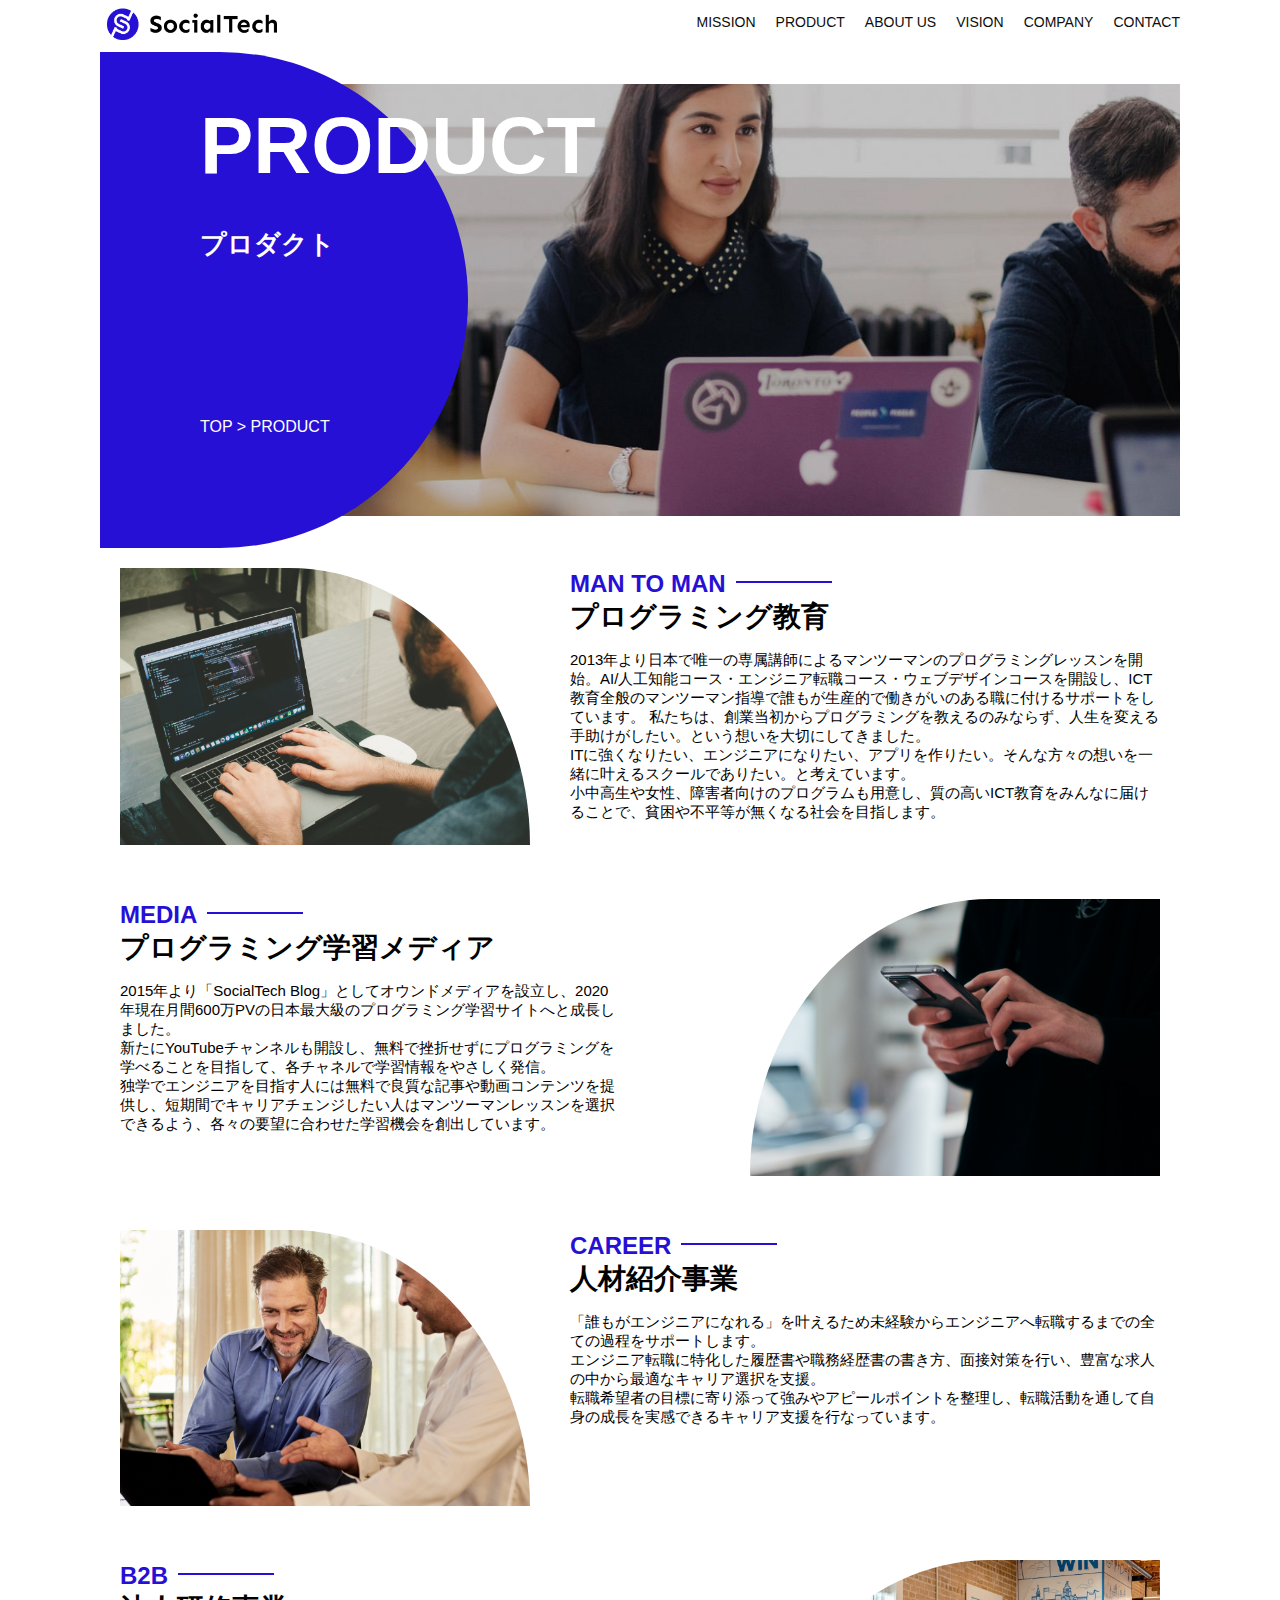
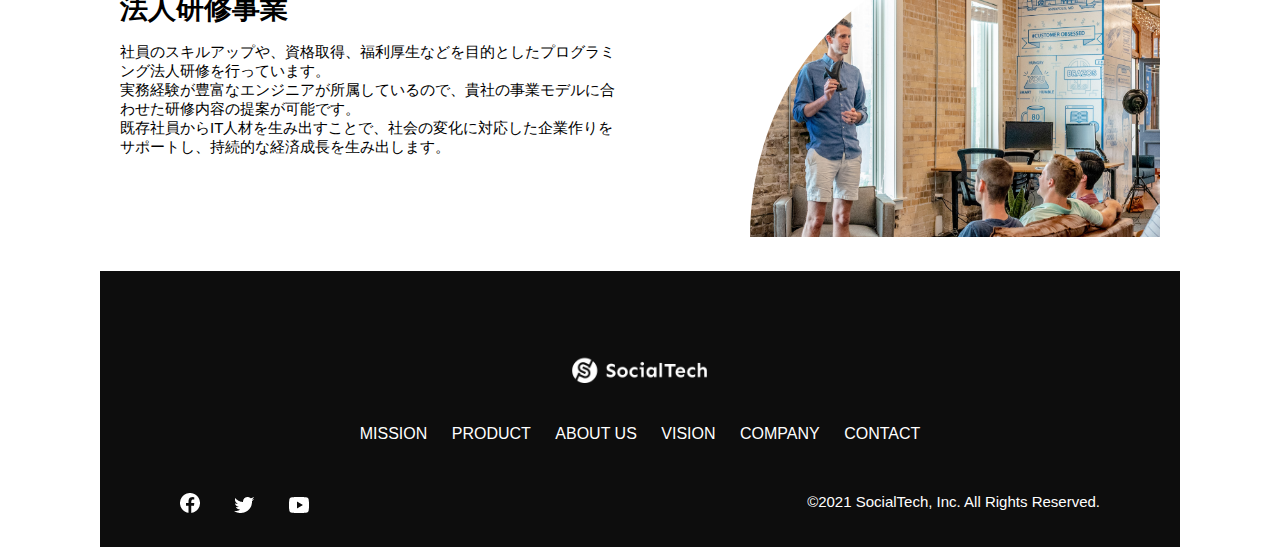
<file: kadai_tutorial_output/product.html>
<!DOCTYPE html>
<html>
  <head>
    <title>SocialTech -PRODUCT プロダクト</title>
    <meta charset="utf-8">
    <meta name="description" content="SocialTechの4つのプロダクトを紹介します">
    <meta name="viewport" content="width=device-width, initial-scale=1.0">
    <link rel="stylesheet" href="style.css">
  </head>

  <body>
    <!-- ヘッダー -->
    <header>
      <!-- ロゴ -->
      <a href="index.html" id="logo">
        <img src="images/logo.png" alt="トップページに戻る">
      </a>

      <!-- PC用ナビゲーション -->
      <nav id="nav-pc">
        <ul>
          <li><a href="mission.html">MISSION</a></li>
          <li><a href="product.html">PRODUCT</a></li>
          <li><a href="index.html#aboutus">ABOUT US</a></li>
          <li><a href="index.html#vision">VISION</a></li>
          <li><a href="index.html#company">COMPANY</a></li>
          <li><a href="index.html#contact">CONTACT</a></li>
        </ul>
      </nav>

      <!-- スマホ用メニューボタン -->
      <button id="menu-sp" onclick="document.getElementById('nav-sp').style.display = 'block'">
        <img src="images/button-menu.png" alt="ナビゲーションを開く">
      </button>

      <div id="nav-sp">
        <button id="close" onclick="document.getElementById('nav-sp').style.display = 'none'">
          <img src="images/button-close.png" alt="ナビゲーションを閉じる">
        </button>

        <nav>
          <ul>
            <li>
              <a id="logo-sp" href="index.html" onclick="document.getElementById('nav-sp').style.display = 'none'"><img src="images/logo-sp.png" alt="トップページに戻る"></a>
            </li>
            <li><a class="menu" href="mission.html" onclick="document.getElementById('nav-sp').style.display = 'none'">MISSION</a></li>
            <li><a class="menu" href="product.html" onclick="document.getElementById('nav-sp').style.display = 'none'">PRODUCT</a></li>
            <li><a class="menu" href="index.html#aboutus" onclick="document.getElementById('nav-sp').style.display = 'none'">ABOUT US</a></li>
            <li><a class="menu" href="index.html#vision" onclick="document.getElementById('nav-sp').style.display = 'none'">VISION</a></li>
            <li><a class="menu" href="index.html#company" onclick="document.getElementById('nav-sp').style.display = 'none'">COMPANY</a></li>
            <li><a class="menu" href="index.html#contact" onclick="document.getElementById('nav-sp').style.display = 'none'">CONTACT</a></li>
          </ul>
        </nav>
        <div id="sns">
          <a href="https://www.facebook.com/sejuku2013">
            <img src="images/button-facebook.png" alt="Facebookのリンク">
          </a>
          <a href="https://twitter.com/samuraijuku">
            <img src="images/button-twitter.png" alt="Twitterのリンク">
          </a>
          <a href="https://www.youtube.com/channel/UCCFOQO5aDK0xXam4cUQXT8g">
            <img src="images/button-youtube.png" alt="YouTubeのリンク">
          </a>
        </div>
      </div>
    </header>

    <main>
      <article>
        <section id="product-main">
          <div class="product-main-inner">
            <div id="product-title">
              <h1>PRODUCT<br><span>プロダクト</span></h1>
              <p>TOP > PRODUCT</p>
            </div>
          </div>
        </section>

         <section class="product-section product-section-left">
           <div class="product-section-img">
             <img src="images/product/product-mantoman.png" alt="PCでコードを書く男性">
           </div>
           <div class="product-read">
             <h2 class="product-h2">MAN TO MAN</h2>
             <h3 class="product-h3">プログラミング教育</h3>
             <p>
               2013年より日本で唯一の専属講師によるマンツーマンのプログラミングレッスンを開始。AI/人工知能コース・エンジニア転職コース・ウェブデザインコースを開設し、ICT教育全般のマンツーマン指導で誰もが生産的で働きがいのある職に付けるサポートをしています。 私たちは、創業当初からプログラミングを教えるのみならず、人生を変える手助けがしたい。という想いを大切にしてきました。<br>ITに強くなりたい、エンジニアになりたい、アプリを作りたい。そんな方々の想いを一緒に叶えるスクールでありたい。と考えています。<br>小中高生や女性、障害者向けのプログラムも用意し、質の高いICT教育をみんなに届けることで、貧困や不平等が無くなる社会を目指します。
             </p>
           </div>
         </section>
 
         <section class="product-section product-section-right">
           <div class="product-read">
             <h2 class="product-h2">MEDIA</h2>
             <h3 class="product-h3">プログラミング学習メディア</h3>
             <p>2015年より「SocialTech Blog」としてオウンドメディアを設立し、2020年現在月間600万PVの日本最大級のプログラミング学習サイトへと成長しました。<br>新たにYouTubeチャンネルも開設し、無料で挫折せずにプログラミングを学べることを目指して、各チャネルで学習情報をやさしく発信。<br>独学でエンジニアを目指す人には無料で良質な記事や動画コンテンツを提供し、短期間でキャリアチェンジしたい人はマンツーマンレッスンを選択できるよう、各々の要望に合わせた学習機会を創出しています。</p>
           </div>
           <div class="product-section-img">
             <img src="images/product/product-media.png" alt="スマートフォンを操作する人">
           </div>
         </section>
 
         <section class="product-section product-section-left">
           <div class="product-section-img">
             <img src="images/product/product-career.png" alt="笑顔で話し合う2人の男性">
           </div>
           <div class="product-read">
             <h2 class="product-h2">CAREER</h2>
             <h3 class="product-h3">人材紹介事業</h3>
             <p>「誰もがエンジニアになれる」を叶えるため未経験からエンジニアへ転職するまでの全ての過程をサポートします。<br>エンジニア転職に特化した履歴書や職務経歴書の書き方、面接対策を行い、豊富な求人の中から最適なキャリア選択を支援。<br>転職希望者の目標に寄り添って強みやアピールポイントを整理し、転職活動を通して自身の成長を実感できるキャリア支援を行なっています。<br></p>
           </div>
         </section>
 
         <section class="product-section product-section-right">
           <div class="product-read">
             <h2 class="product-h2">B2B</h2>
             <h3 class="product-h3">法人研修事業</h3>
             <p>社員のスキルアップや、資格取得、福利厚生などを目的としたプログラミング法人研修を行っています。<br>実務経験が豊富なエンジニアが所属しているので、貴社の事業モデルに合わせた研修内容の提案が可能です。<br>既存社員からIT人材を生み出すことで、社会の変化に対応した企業作りをサポートし、持続的な経済成長を生み出します。</p>
           </div>
           <div class="product-section-img">
             <img src="images/product/product-b2b.png" alt="講演中の男性とそれを聴く人々">
           </div>
         </section>

      </article>
    </main>

<!--======== 後略 ========-->

    <footer>
      <div id="footer-logo">
        <img src="images/logo-sp.png" alt="SocialTech">
      </div>
      <div id="footer-link">
        <a href="mission.html">MISSION</a>
        <a href="product.html">PRODUCT</a>
        <a href="index.html#aboutus">ABOUT US</a>
        <a href="index.html#vision">VISION</a>
        <a href="index.html#company">COMPANY</a>
        <a href="index.html#contact">CONTACT</a>
      </div>
      <div id="sns-footer">
        <div class="sns-btns">
          <a href="https://www.facebook.com/sejuku2013"><img src="images/button-facebook.png" alt="Facebookのリンク"></a>
          <a href="https://twitter.com/samuraijuku"><img src="images/button-twitter.png" alt="Twitterのリンク"></a>
          <a href="https://www.youtube.com/channel/UCCFOQO5aDK0xXam4cUQXT8g"><img src="images/button-youtube.png" alt="YouTubeのリンク"></a>
        </div>
        <p id="copyright">&copy;2021 SocialTech, Inc. All Rights Reserved.</p>
      </div>
    </footer>
    
  </body>
</html>
</file>
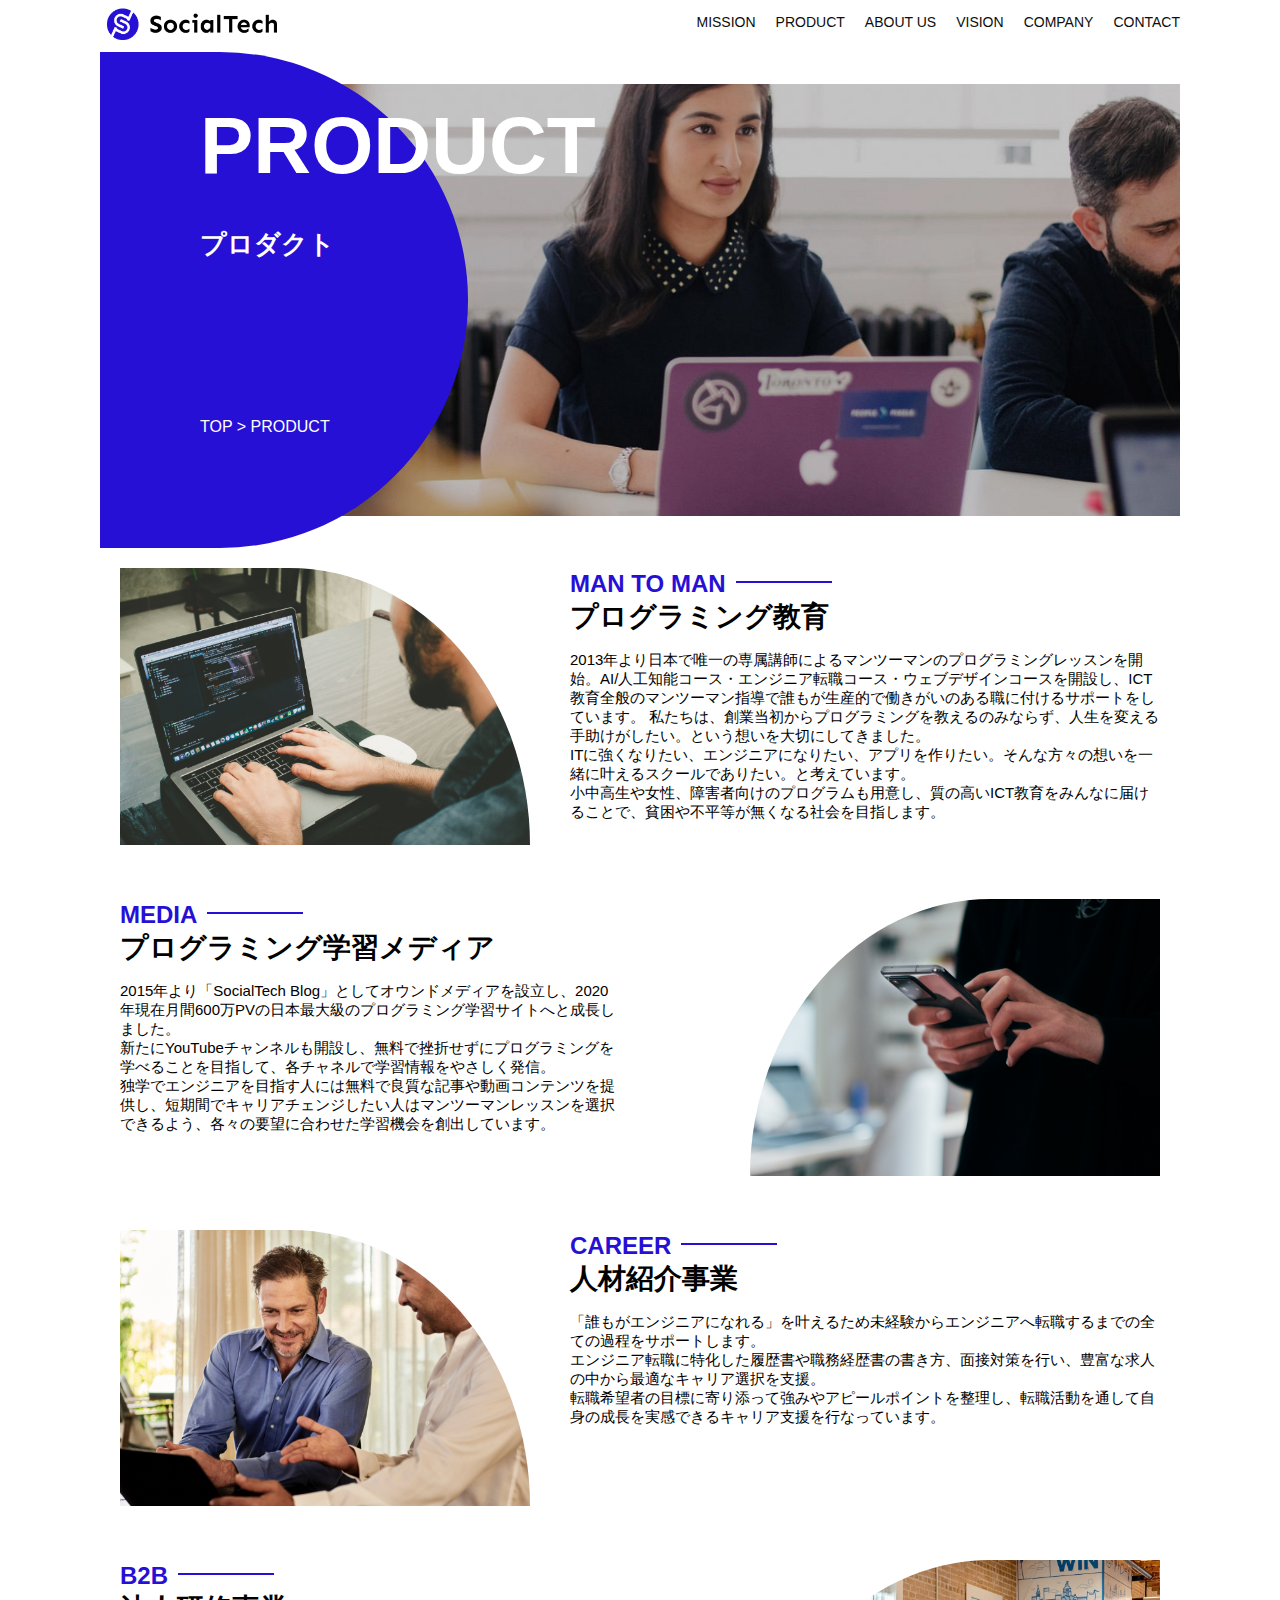
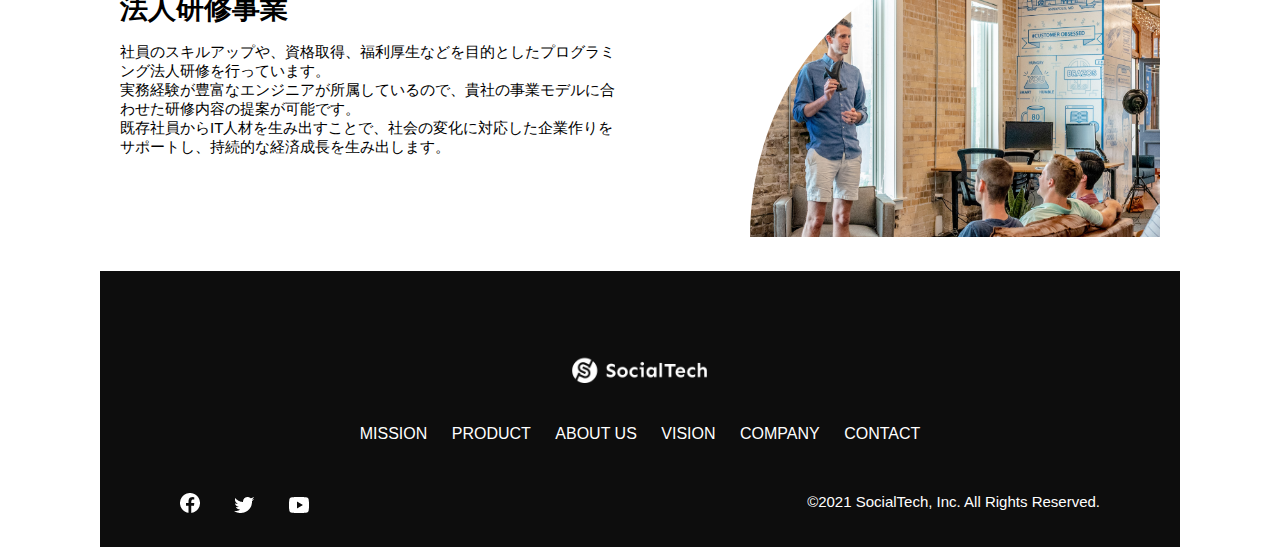
<file: socialtech/product.html>
<!DOCTYPE html>
<html>
  <head>
    <title>SocialTech -PRODUCT プロダクト</title>
    <meta charset="utf-8">
    <meta name="description" content="SocialTechの4つのプロダクトを紹介します">
    <meta name="viewport" content="width=device-width, initial-scale=1.0">
    <link rel="stylesheet" href="style.css">
  </head>

  <body>
    <!-- ヘッダー -->
    <header>
      <!-- ロゴ -->
      <a href="index.html" id="logo">
        <img src="images/logo.png" alt="トップページに戻る">
      </a>

      <!-- PC用ナビゲーション -->
      <nav id="nav-pc">
        <ul>
          <li><a href="mission.html">MISSION</a></li>
          <li><a href="product.html">PRODUCT</a></li>
          <li><a href="index.html#aboutus">ABOUT US</a></li>
          <li><a href="index.html#vision">VISION</a></li>
          <li><a href="index.html#company">COMPANY</a></li>
          <li><a href="index.html#contact">CONTACT</a></li>
        </ul>
      </nav>

      <!-- スマホ用メニューボタン -->
      <button id="menu-sp" onclick="document.getElementById('nav-sp').style.display = 'block'">
        <img src="images/button-menu.png" alt="ナビゲーションを開く">
      </button>

      <div id="nav-sp">
        <button id="close" onclick="document.getElementById('nav-sp').style.display = 'none'">
          <img src="images/button-close.png" alt="ナビゲーションを閉じる">
        </button>

        <nav>
          <ul>
            <li>
              <a id="logo-sp" href="index.html" onclick="document.getElementById('nav-sp').style.display = 'none'"><img src="images/logo-sp.png" alt="トップページに戻る"></a>
            </li>
            <li><a class="menu" href="mission.html" onclick="document.getElementById('nav-sp').style.display = 'none'">MISSION</a></li>
            <li><a class="menu" href="product.html" onclick="document.getElementById('nav-sp').style.display = 'none'">PRODUCT</a></li>
            <li><a class="menu" href="index.html#aboutus" onclick="document.getElementById('nav-sp').style.display = 'none'">ABOUT US</a></li>
            <li><a class="menu" href="index.html#vision" onclick="document.getElementById('nav-sp').style.display = 'none'">VISION</a></li>
            <li><a class="menu" href="index.html#company" onclick="document.getElementById('nav-sp').style.display = 'none'">COMPANY</a></li>
            <li><a class="menu" href="index.html#contact" onclick="document.getElementById('nav-sp').style.display = 'none'">CONTACT</a></li>
          </ul>
        </nav>
        <div id="sns">
          <a href="https://www.facebook.com/sejuku2013">
            <img src="images/button-facebook.png" alt="Facebookのリンク">
          </a>
          <a href="https://twitter.com/samuraijuku">
            <img src="images/button-twitter.png" alt="Twitterのリンク">
          </a>
          <a href="https://www.youtube.com/channel/UCCFOQO5aDK0xXam4cUQXT8g">
            <img src="images/button-youtube.png" alt="YouTubeのリンク">
          </a>
        </div>
      </div>
    </header>

    <main>
      <article>
        <section id="product-main">
          <div class="product-main-inner">
            <div id="product-title">
              <h1>PRODUCT<br><span>プロダクト</span></h1>
              <p>TOP > PRODUCT</p>
            </div>
          </div>
        </section>

         <section class="product-section product-section-left">
           <div class="product-section-img">
             <img src="images/product/product-mantoman.png" alt="PCでコードを書く男性">
           </div>
           <div class="product-read">
             <h2 class="product-h2">MAN TO MAN</h2>
             <h3 class="product-h3">プログラミング教育</h3>
             <p>
               2013年より日本で唯一の専属講師によるマンツーマンのプログラミングレッスンを開始。AI/人工知能コース・エンジニア転職コース・ウェブデザインコースを開設し、ICT教育全般のマンツーマン指導で誰もが生産的で働きがいのある職に付けるサポートをしています。 私たちは、創業当初からプログラミングを教えるのみならず、人生を変える手助けがしたい。という想いを大切にしてきました。<br>ITに強くなりたい、エンジニアになりたい、アプリを作りたい。そんな方々の想いを一緒に叶えるスクールでありたい。と考えています。<br>小中高生や女性、障害者向けのプログラムも用意し、質の高いICT教育をみんなに届けることで、貧困や不平等が無くなる社会を目指します。
             </p>
           </div>
         </section>
 
         <section class="product-section product-section-right">
           <div class="product-read">
             <h2 class="product-h2">MEDIA</h2>
             <h3 class="product-h3">プログラミング学習メディア</h3>
             <p>2015年より「SocialTech Blog」としてオウンドメディアを設立し、2020年現在月間600万PVの日本最大級のプログラミング学習サイトへと成長しました。<br>新たにYouTubeチャンネルも開設し、無料で挫折せずにプログラミングを学べることを目指して、各チャネルで学習情報をやさしく発信。<br>独学でエンジニアを目指す人には無料で良質な記事や動画コンテンツを提供し、短期間でキャリアチェンジしたい人はマンツーマンレッスンを選択できるよう、各々の要望に合わせた学習機会を創出しています。</p>
           </div>
           <div class="product-section-img">
             <img src="images/product/product-media.png" alt="スマートフォンを操作する人">
           </div>
         </section>
 
         <section class="product-section product-section-left">
           <div class="product-section-img">
             <img src="images/product/product-career.png" alt="笑顔で話し合う2人の男性">
           </div>
           <div class="product-read">
             <h2 class="product-h2">CAREER</h2>
             <h3 class="product-h3">人材紹介事業</h3>
             <p>「誰もがエンジニアになれる」を叶えるため未経験からエンジニアへ転職するまでの全ての過程をサポートします。<br>エンジニア転職に特化した履歴書や職務経歴書の書き方、面接対策を行い、豊富な求人の中から最適なキャリア選択を支援。<br>転職希望者の目標に寄り添って強みやアピールポイントを整理し、転職活動を通して自身の成長を実感できるキャリア支援を行なっています。<br></p>
           </div>
         </section>
 
         <section class="product-section product-section-right">
           <div class="product-read">
             <h2 class="product-h2">B2B</h2>
             <h3 class="product-h3">法人研修事業</h3>
             <p>社員のスキルアップや、資格取得、福利厚生などを目的としたプログラミング法人研修を行っています。<br>実務経験が豊富なエンジニアが所属しているので、貴社の事業モデルに合わせた研修内容の提案が可能です。<br>既存社員からIT人材を生み出すことで、社会の変化に対応した企業作りをサポートし、持続的な経済成長を生み出します。</p>
           </div>
           <div class="product-section-img">
             <img src="images/product/product-b2b.png" alt="講演中の男性とそれを聴く人々">
           </div>
         </section>

      </article>
    </main>

<!--======== 後略 ========-->

    <footer>
      <div id="footer-logo">
        <img src="images/logo-sp.png" alt="SocialTech">
      </div>
      <div id="footer-link">
        <a href="mission.html">MISSION</a>
        <a href="product.html">PRODUCT</a>
        <a href="index.html#aboutus">ABOUT US</a>
        <a href="index.html#vision">VISION</a>
        <a href="index.html#company">COMPANY</a>
        <a href="index.html#contact">CONTACT</a>
      </div>
      <div id="sns-footer">
        <div class="sns-btns">
          <a href="https://www.facebook.com/sejuku2013"><img src="images/button-facebook.png" alt="Facebookのリンク"></a>
          <a href="https://twitter.com/samuraijuku"><img src="images/button-twitter.png" alt="Twitterのリンク"></a>
          <a href="https://www.youtube.com/channel/UCCFOQO5aDK0xXam4cUQXT8g"><img src="images/button-youtube.png" alt="YouTubeのリンク"></a>
        </div>
        <p id="copyright">&copy;2021 SocialTech, Inc. All Rights Reserved.</p>
      </div>
    </footer>
    
  </body>
</html>
</file>
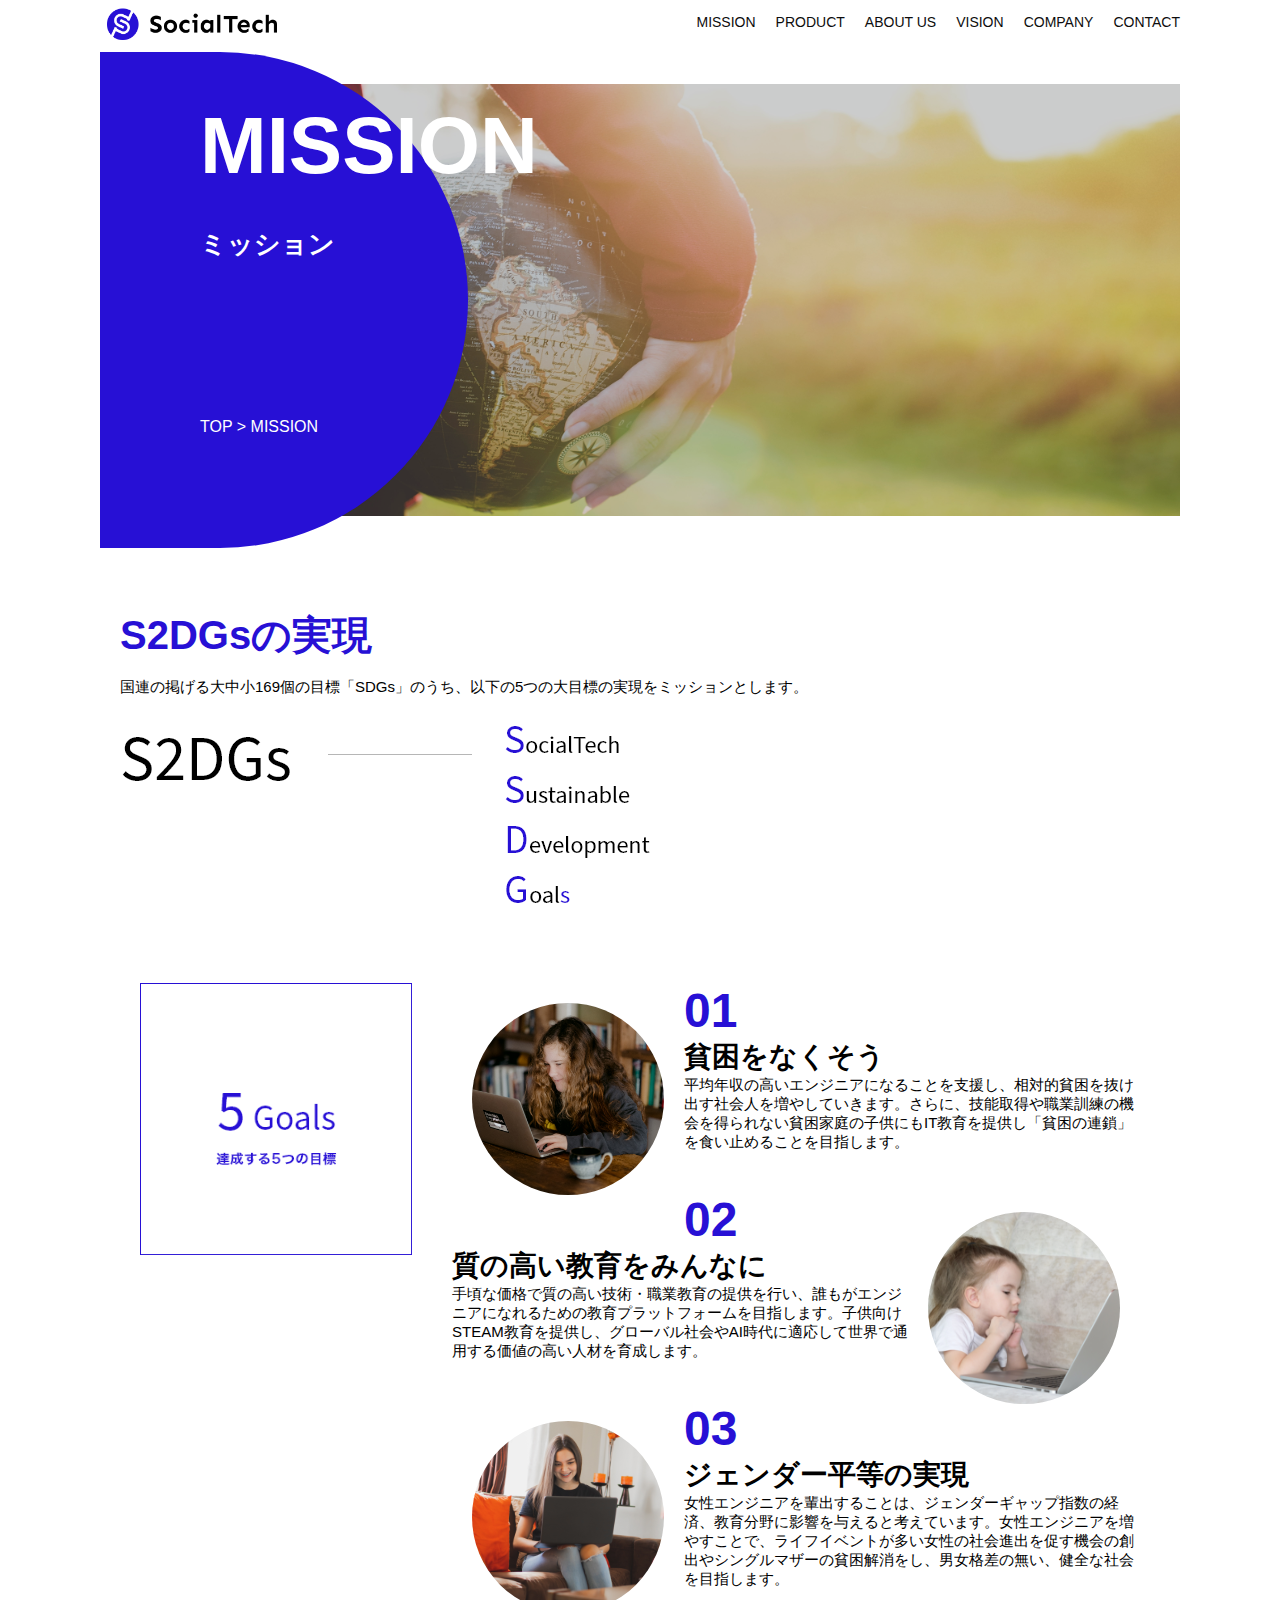
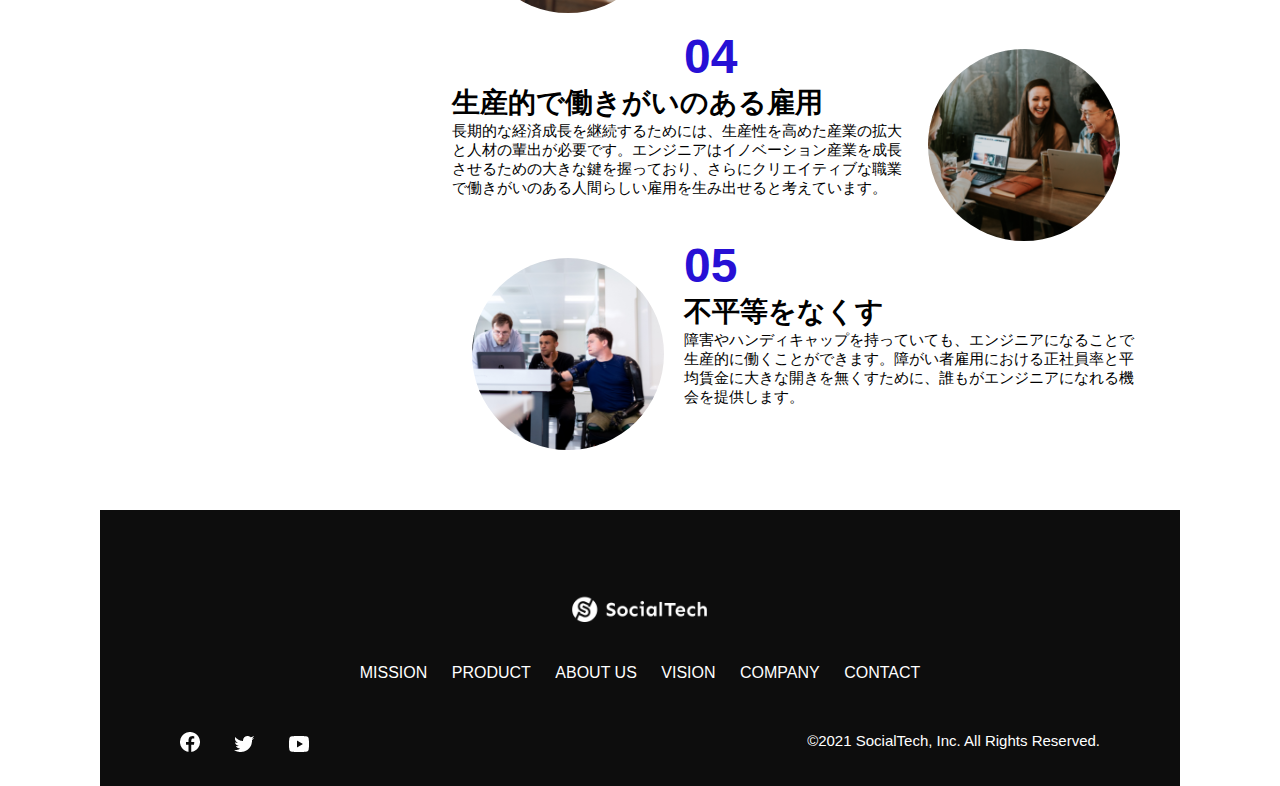
<file: socialtech/html-css-advanced-sample-202406ver/mission.html>
<!DOCTYPE html>
<html>
  <head>
    <title>SocialTech - MISSION ミッション -</title>
    <meta charset="utf-8">
    <meta name="description" content="SocialTechが目指す5つの目標（S2DGs）を紹介します">
    <meta name="viewport" content="width=device-width, initial-scale=1.0">
    <link rel="stylesheet" href="style.css">
  </head>

  <body>
    <!-- ヘッダー -->
    <header>
      <!-- ロゴ -->
      <a href="index.html" id="logo">
        <img src="images/logo.png" alt="トップページに戻る">
      </a>

      <!-- PC用ナビゲーション -->
      <nav id="nav-pc">
        <ul>
          <li><a href="mission.html">MISSION</a></li>
          <li><a href="product.html">PRODUCT</a></li>
          <li><a href="index.html#aboutus">ABOUT US</a></li>
          <li><a href="index.html#vision">VISION</a></li>
          <li><a href="index.html#company">COMPANY</a></li>
          <li><a href="index.html#contact">CONTACT</a></li>
        </ul>
      </nav>

      <!-- スマホ用メニューボタン -->
      <button id="menu-sp" onclick="document.getElementById('nav-sp').style.display = 'block'">
        <img src="images/button-menu.png" alt="ナビゲーションを開く">
      </button>

      <!-- スマホ用ナビゲーション -->
      <div id="nav-sp">
        <button id="close" onclick="document.getElementById('nav-sp').style.display = 'none'">
          <img src="images/button-close.png" alt="ナビゲーションを閉じる">
        </button>

        <nav>
          <ul>
            <li>
              <a id="logo-sp" href="index.html" onclick="document.getElementById('nav-sp').style.display = 'none'"><img src="images/logo-sp.png" alt="トップページに戻る"></a>
            </li>
            <li><a class="menu" href="mission.html" onclick="document.getElementById('nav-sp').style.display = 'none'">MISSION</a></li>
            <li><a class="menu" href="product.html" onclick="document.getElementById('nav-sp').style.display = 'none'">PRODUCT</a></li>
            <li><a class="menu" href="index.html#aboutus" onclick="document.getElementById('nav-sp').style.display = 'none'">ABOUT US</a></li>
            <li><a class="menu" href="index.html#vision" onclick="document.getElementById('nav-sp').style.display = 'none'">VISION</a></li>
            <li><a class="menu" href="index.html#company" onclick="document.getElementById('nav-sp').style.display = 'none'">COMPANY</a></li>
            <li><a class="menu" href="index.html#contact" onclick="document.getElementById('nav-sp').style.display = 'none'">CONTACT</a></li>
          </ul>
        </nav>
        <div id="sns">
          <a href="https://www.facebook.com/sejuku2013">
            <img src="images/button-facebook.png" alt="Facebookのリンク">
          </a>
          <a href="https://twitter.com/samuraijuku">
            <img src="images/button-twitter.png" alt="Twitterのリンク">
          </a>
          <a href="https://www.youtube.com/channel/UCCFOQO5aDK0xXam4cUQXT8g">
            <img src="images/button-youtube.png" alt="YouTubeのリンク">
          </a>
        </div>
      </div>
    </header>

    <main>
      <article>
        <section id="mission-main">
          <div class="mission-main-inner">
            <div id="mission-title">
              <h1>MISSION<br><span>ミッション</span></h1>
              <p>TOP > MISSION</p>
            </div>
          </div>
        </section>

        <section id="mission-s2dgs">
          <h2 class="mission-h2">S2DGsの実現</h2>
          <p>国連の掲げる大中小169個の目標「SDGs」のうち、以下の5つの大目標の実現をミッションとします。</p>
          <img src="images/mission/mission-s2dgs.png" alt="S2DGs">
        </section>

        <section id="mission-five-goals">
          <div class="five-goals-image">
            <img src="images/mission/mission-5goals.png" alt="5Goals">
          </div>
          <div class="five-goals-read">
            <div>
              <img class="fivegoals-image-left" src="images/mission/mission-5goals01.png" alt="PCを操作する女の子">
              <span class="fivegoals-number">01</span>
              <h3 class="fivegoals-h3">貧困をなくそう</h3>
              <p class="fivegoals-p">平均年収の高いエンジニアになることを支援し、相対的貧困を抜け出す社会人を増やしていきます。さらに、技能取得や職業訓練の機会を得られない貧困家庭の子供にもIT教育を提供し「貧困の連鎖」を食い止めることを目指します。</p>
            </div>
            <div>
              <img class="fivegoals-image-right" src="images/mission/mission-5goals02.png" alt="PCを見つめる小さい女の子">
              <span class="fivegoals-number">02</span>
              <h3 class="fivegoals-h3">質の高い教育をみんなに</h3>
              <p class="fivegoals-p">手頃な価格で質の高い技術・職業教育の提供を行い、誰もがエンジニアになれるための教育プラットフォームを目指します。子供向けSTEAM教育を提供し、グローバル社会やAI時代に適応して世界で通用する価値の高い人材を育成します。</p>
            </div>
            <div>
              <img class="fivegoals-image-left" src="images/mission/mission-5goals03.png" alt="PCを操作する女性">

              <span class="fivegoals-number">03</span>
              <h3 class="fivegoals-h3">ジェンダー平等の実現</h3>
              <p class="fivegoals-p">女性エンジニアを輩出することは、ジェンダーギャップ指数の経済、教育分野に影響を与えると考えています。女性エンジニアを増やすことで、ライフイベントが多い女性の社会進出を促す機会の創出やシングルマザーの貧困解消をし、男女格差の無い、健全な社会を目指します。</p>
            </div>
            <div>
              <img class="fivegoals-image-right" src="images/mission/mission-5goals04.png" alt="笑顔で話し合う3人の男女">
              <span class="fivegoals-number">04</span>
              <h3 class="fivegoals-h3">生産的で働きがいのある雇用</h3>
              <p class="fivegoals-p">長期的な経済成長を継続するためには、生産性を高めた産業の拡大と人材の輩出が必要です。エンジニアはイノベーション産業を成長させるための大きな鍵を握っており、さらにクリエイティブな職業で働きがいのある人間らしい雇用を生み出せると考えています。</p>
            </div>
            <div>
              <img class="fivegoals-image-left" src="images/mission/mission-5goals05.png" alt="障害を持つ男性が生き生きと働く様子">
              <span class="fivegoals-number">05</span>
              <h3 class="fivegoals-h3">不平等をなくす</h3>
              <p class="fivegoals-p">障害やハンディキャップを持っていても、エンジニアになることで生産的に働くことができます。障がい者雇用における正社員率と平均賃金に大きな開きを無くすために、誰もがエンジニアになれる機会を提供します。</p>
            </div>
          </div>
        </section>
      </article>
    </main>

    <footer>
      <div id="footer-logo">
        <img src="images/logo-sp.png" alt="SocialTech">
      </div>
      <div id="footer-link">
        <a href="mission.html">MISSION</a>
        <a href="product.html">PRODUCT</a>
        <a href="index.html#aboutus">ABOUT US</a>
        <a href="index.html#vision">VISION</a>
        <a href="index.html#company">COMPANY</a>
        <a href="index.html#contact">CONTACT</a>
      </div>
      <div id="sns-footer">
        <div class="sns-btns">
          <a href="https://www.facebook.com/sejuku2013"><img src="images/button-facebook.png" alt="Facebookのリンク"></a>
          <a href="https://twitter.com/samuraijuku"><img src="images/button-twitter.png" alt="Twitterのリンク"></a>
          <a href="https://www.youtube.com/channel/UCCFOQO5aDK0xXam4cUQXT8g"><img src="images/button-youtube.png" alt="YouTubeのリンク"></a>
        </div>
        <p id="copyright">&copy;2021 SocialTech, Inc. All Rights Reserved.</p>
      </div>
    </footer>

  </body>
</html>
</file>
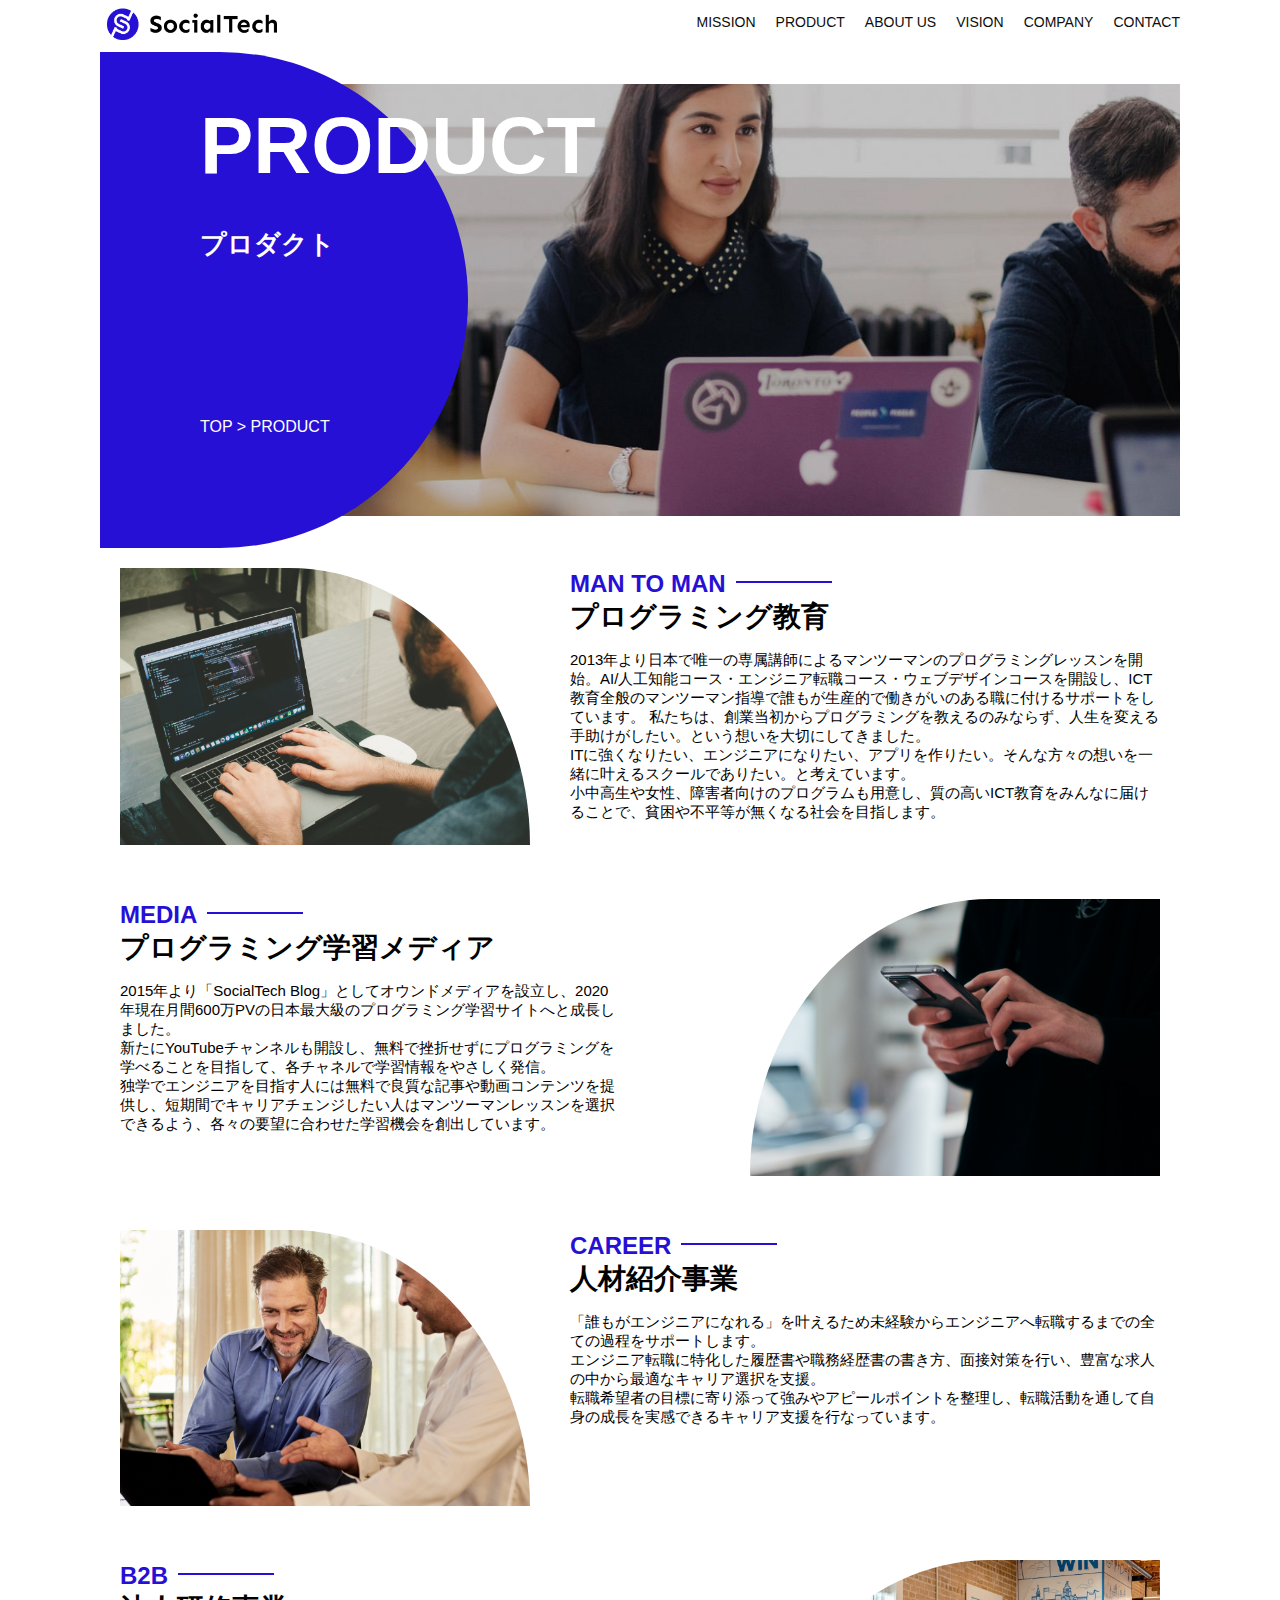
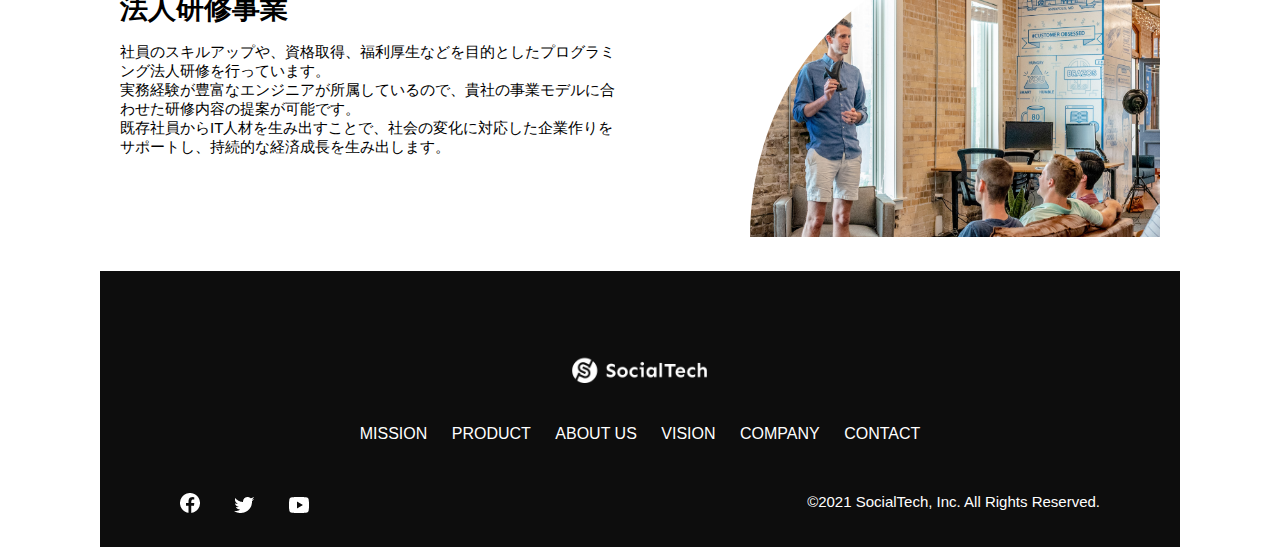
<file: socialtech/html-css-advanced-sample-202406ver/product.html>
<!DOCTYPE html>
<html>
  <head>
    <title>SocialTech -PRODUCT プロダクト-</title>
    <meta charset="utf-8">
    <meta name="description" content="SocialTechの4つのプロダクトを紹介します">
    <meta name="viewport" content="width=device-width, initial-scale=1.0">
    <link rel="stylesheet" href="style.css">
  </head>

  <body>
    <!-- ヘッダー -->
    <header>
      <!-- ロゴ -->
      <a href="index.html" id="logo">
        <img src="images/logo.png" alt="トップページに戻る">
      </a>

      <!-- PC用ナビゲーション -->
      <nav id="nav-pc">
        <ul>
          <li><a href="mission.html">MISSION</a></li>
          <li><a href="product.html">PRODUCT</a></li>
          <li><a href="index.html#aboutus">ABOUT US</a></li>
          <li><a href="index.html#vision">VISION</a></li>
          <li><a href="index.html#company">COMPANY</a></li>
          <li><a href="index.html#contact">CONTACT</a></li>
        </ul>
      </nav>

      <!-- スマホ用メニューボタン -->
      <button id="menu-sp" onclick="document.getElementById('nav-sp').style.display = 'block'">
        <img src="images/button-menu.png" alt="ナビゲーションを開く">
      </button>

      <!-- スマホ用ナビゲーション -->
      <div id="nav-sp">
        <button id="close" onclick="document.getElementById('nav-sp').style.display = 'none'">
          <img src="images/button-close.png" alt="ナビゲーションを閉じる">
        </button>

        <nav>
          <ul>
            <li>
              <a id="logo-sp" href="index.html" onclick="document.getElementById('nav-sp').style.display = 'none'"><img src="images/logo-sp.png" alt="トップページに戻る"></a>
            </li>
            <li><a class="menu" href="mission.html" onclick="document.getElementById('nav-sp').style.display = 'none'">MISSION</a></li>
            <li><a class="menu" href="product.html" onclick="document.getElementById('nav-sp').style.display = 'none'">PRODUCT</a></li>
            <li><a class="menu" href="index.html#aboutus" onclick="document.getElementById('nav-sp').style.display = 'none'">ABOUT US</a></li>
            <li><a class="menu" href="index.html#vision" onclick="document.getElementById('nav-sp').style.display = 'none'">VISION</a></li>
            <li><a class="menu" href="index.html#company" onclick="document.getElementById('nav-sp').style.display = 'none'">COMPANY</a></li>
            <li><a class="menu" href="index.html#contact" onclick="document.getElementById('nav-sp').style.display = 'none'">CONTACT</a></li>
          </ul>
        </nav>
        <div id="sns">
          <a href="https://www.facebook.com/sejuku2013">
            <img src="images/button-facebook.png" alt="Facebookのリンク">
          </a>
          <a href="https://twitter.com/samuraijuku">
            <img src="images/button-twitter.png" alt="Twitterのリンク">
          </a>
          <a href="https://www.youtube.com/channel/UCCFOQO5aDK0xXam4cUQXT8g">
            <img src="images/button-youtube.png" alt="YouTubeのリンク">
          </a>
        </div>
      </div>
    </header>

    <main>
      <article>
        <section id="product-main">
          <div class="product-main-inner">
            <div id="product-title">
              <h1>PRODUCT<br><span>プロダクト</span></h1>
              <p>TOP > PRODUCT</p>
            </div>
          </div>
        </section>

        <section class="product-section product-section-left">
          <div class="product-section-img">
            <img src="images/product/product-mantoman.png" alt="PCでコードを書く男性">
          </div>
          <div class="product-read">
            <h2 class="product-h2">MAN TO MAN</h2>
            <h3 class="product-h3">プログラミング教育</h3>
            <p>
              2013年より日本で唯一の専属講師によるマンツーマンのプログラミングレッスンを開始。AI/人工知能コース・エンジニア転職コース・ウェブデザインコースを開設し、ICT教育全般のマンツーマン指導で誰もが生産的で働きがいのある職に付けるサポートをしています。 私たちは、創業当初からプログラミングを教えるのみならず、人生を変える手助けがしたい。という想いを大切にしてきました。<br>ITに強くなりたい、エンジニアになりたい、アプリを作りたい。そんな方々の想いを一緒に叶えるスクールでありたい。と考えています。<br>小中高生や女性、障害者向けのプログラムも用意し、質の高いICT教育をみんなに届けることで、貧困や不平等が無くなる社会を目指します。
            </p>
          </div>
        </section>

        <section class="product-section product-section-right">
          <div class="product-read">
            <h2 class="product-h2">MEDIA</h2>
            <h3 class="product-h3">プログラミング学習メディア</h3>
            <p>2015年より「SocialTech Blog」としてオウンドメディアを設立し、2020年現在月間600万PVの日本最大級のプログラミング学習サイトへと成長しました。<br>新たにYouTubeチャンネルも開設し、無料で挫折せずにプログラミングを学べることを目指して、各チャネルで学習情報をやさしく発信。<br>独学でエンジニアを目指す人には無料で良質な記事や動画コンテンツを提供し、短期間でキャリアチェンジしたい人はマンツーマンレッスンを選択できるよう、各々の要望に合わせた学習機会を創出しています。</p>
          </div>
          <div class="product-section-img">
            <img src="images/product/product-media.png" alt="スマートフォンを操作する人">
          </div>
        </section>

        <section class="product-section product-section-left">
          <div class="product-section-img">
            <img src="images/product/product-career.png" alt="笑顔で話し合う2人の男性">
          </div>
          <div class="product-read">
            <h2 class="product-h2">CAREER</h2>
            <h3 class="product-h3">人材紹介事業</h3>
            <p>「誰もがエンジニアになれる」を叶えるため未経験からエンジニアへ転職するまでの全ての過程をサポートします。<br>エンジニア転職に特化した履歴書や職務経歴書の書き方、面接対策を行い、豊富な求人の中から最適なキャリア選択を支援。<br>転職希望者の目標に寄り添って強みやアピールポイントを整理し、転職活動を通して自身の成長を実感できるキャリア支援を行なっています。<br></p>
          </div>
        </section>

        <section class="product-section product-section-right">
          <div class="product-read">
            <h2 class="product-h2">B2B</h2>
            <h3 class="product-h3">法人研修事業</h3>
            <p>社員のスキルアップや、資格取得、福利厚生などを目的としたプログラミング法人研修を行っています。<br>実務経験が豊富なエンジニアが所属しているので、貴社の事業モデルに合わせた研修内容の提案が可能です。<br>既存社員からIT人材を生み出すことで、社会の変化に対応した企業作りをサポートし、持続的な経済成長を生み出します。</p>
          </div>
          <div class="product-section-img">
            <img src="images/product/product-b2b.png" alt="講演中の男性とそれを聴く人々">
          </div>
        </section>
      </article>
    </main>

    <footer>
      <div id="footer-logo">
        <img src="images/logo-sp.png" alt="SocialTech">
      </div>
      <div id="footer-link">
        <a href="mission.html">MISSION</a>
        <a href="product.html">PRODUCT</a>
        <a href="index.html#aboutus">ABOUT US</a>
        <a href="index.html#vision">VISION</a>
        <a href="index.html#company">COMPANY</a>
        <a href="index.html#contact">CONTACT</a>
      </div>
      <div id="sns-footer">
        <div class="sns-btns">
          <a href="https://www.facebook.com/sejuku2013"><img src="images/button-facebook.png" alt="Facebookのリンク"></a>
          <a href="https://twitter.com/samuraijuku"><img src="images/button-twitter.png" alt="Twitterのリンク"></a>
          <a href="https://www.youtube.com/channel/UCCFOQO5aDK0xXam4cUQXT8g"><img src="images/button-youtube.png" alt="YouTubeのリンク"></a>
        </div>
        <p id="copyright">&copy;2021 SocialTech, Inc. All Rights Reserved.</p>
      </div>
    </footer>
    
  </body>
</html>
</file>
<file: kadai_013/style.css>
/* PC、スマホ共通スタイル */
body {
  font-family: "Source Sans Pro", "Hiragino Kaku Gothic ProN", Meiryo, Arial,
    sans-serif;
}

p {
  font-size: 15px;
}

#main-visual>img {
  width: 100%;
}

/*================
PC用のスタイル 
=================*/
@media screen and (min-width: 768px) {
  /* 横幅設定 */
  body {
    max-width: 1080px;
    min-width: 960px;
    margin: 0 auto 0 auto;
  }

  /* ヘッダー */
  header {
    display: flex;
    justify-content: space-between;
  }

  /* ナビゲーションのレイアウト */
  #nav-pc {
    text-align: right;
    font-size: 14px;
    padding-top: 15px;
  }

  /* ナビゲーションのリンクの装飾設定 */
  #nav-pc>a {
    text-decoration: none;
    margin-left: 20px;
  }

  #nav-pc>a:link {
    color: #0d0d0d;
  }

  #nav-pc>a:visited {
    color: #0d0d0d;
  }

  #nav-pc>a:hover {
    color: #0d0d0d;
    text-decoration: underline;
  }

  #nav-pc>a:active {
    color: #0d0d0d;
  }

  #menu-sp {
    display: none;
  }

  #nav-sp {
    display: none;
  }
}

/*スマホ用のレイアウト*/
@media screen and (max-width: 767px) {
  body {
    min-width: 375px;
    margin: 0;
  }

  #nav-pc {
    display: none;
  }

  #menu-sp {
    float: right;
    padding: 0;
  }

  #nav-sp {
    background-color: #ce933e;
    position: absolute;
    left: 0;
    top: 0;
    height: 100%;
    width: 100%;
    display: none;
    z-index: 100;
  }

  #nav-sp ul {
    padding-left: 0;
  }

  #nav-sp li {
    list-style: none;
  }

  #close {
    position: absolute;
    top: 20px;
    right: 20px;
  }

  #logo-sp {
    margin: 80px 0px 30px 20px;
  }

  #nav-sp a {
    display: block;
  }

  #nav-sp  a:link {
    color: #ffffff;
  }

  #nav-sp a:visited {
    color: #ffffff;
  }

  #nav-sp a:hover {
    color: #ffffff;
    text-decoration: underline;
  }

  #nav-sp a:active {
    color: #ffffff;
  }

  #nav-sp .menu {
    text-decoration: none;
    display: block;
    margin: 0 20px;
    height: 44px;
    width: 16px;
    background-image: url("images/arrow.png");
    background-repeat: no-repeat;
    background-position: right top;
  }
}
</file>
<file: kadai_tutorial_output/style.css>
* {
    box-sizing: border-box;
}

body {
    max-width: 1080px;
    margin: 0 auto 0 auto;
    font-family: "Source Sans Pro", "Hiragino Kaku Gothic ProN", Meiryo, Arial, sans-serif;
}

p {
    font-size: 15px;
}

header {
    display: flex;
    justify-content: space-between;
}

#nav-pc {
    font-size: 14px;
}

#nav-pc ul {
    display: flex;
    padding-left: 0;
}

#nav-pc li {
    list-style: none;
}

#nav-pc a {
    text-decoration: none;
    margin-left: 20px;
    color: #0d0d0d;
}

#nav-pc a:hover {
    text-decoration: underline;
}

#nav-sp,#menu-sp {
    display: none;
}

#main-visual {
    position: relative;
    height: 400px;
}

#main-message {
    position: absolute;
    top: 0;
    left: 0;
    background-color: #2710d5;
    color: #ffffff;
    border-radius: 0px 0px 476px 0px;
    max-width: 620px;
    width: 100%;
    height: 100%;
    z-index: 11;
}

#main-message > h1 {
    font-size: 60px;
    margin: 100px 0 0 30px;
}

#main-message > p {
    font-size: 28px;
    margin: 0 0 0 30px;
}

#main-visual > img {
    max-width: 620px;
    border-radius: 476px 0px 0px 0px;
    position: absolute;
    top: 0;
    right: 0;
    z-index: 10;
}

h2 {
    margin: 40px 0px 0px 0px;
}

h2::after {
    content: url(images/line.png);
    margin-left: 10px;
}

h3 {
    font-size: 27px;
}

#mission {
    margin: 80px auto;
}

#mission-flex {
    display: flex;
}

#mission-flex > div {
    width: 50%;
    margin: 20px;
}

#mission-photo {
    width: 100%;
}

#s2dgs {
    margin-top: 50px;
    width: 100%;
}

#product {
    background-color: #fafafa;
    margin: 80px 0 80px 0;
    padding: 10px 40px 0px 40px;
}

#product .product-flex {
    margin-top: 40px;
    display: flex;
}

#product-left {
    width: 50%;
    margin-right: 20px;
}

#product-right {
    width: 50%;
    margin-left: 20px;
    margin-top: 80px;
}

#product-left > div {
    position: relative;
    height: 480px;
    margin-right: 20px;
}

#product-right > div {
    position: relative;
    height: 480px;
    margin-left: 20px;
}

.product-photo {
    width: 100%;
}

.product-explain {
    background-color: #ffffff;
    position: absolute;
    left: 0;
    bottom: 50px;
    margin: 0 40px;
    padding: 20px;
    box-shadow: 5px 5px 10px rgba(0, 0, 0, 0.05);
}

.product-explain > span {
    color: #2710d5;
    font-weight: bold;
    font-size: 16px;
    margin: 0;
}

.product-explain > h3 {
    margin: 5px 0;
}

.product-explain > p {
    font-size: 14px;
    margin: 0;
}

#product-more {
    text-align: center;
}

#product-more a {
    position: relative;
    bottom: -42px;
}

#aboutus {
    margin: 80px auto;
}

#aboutus > div {
    display: flex;
}

.culture-img {
    width: 50%;
    align-self: flex-start;
}

.culture-img2 {
    margin-top: 50px;
    width: 100%;
}

.culture-table {
    margin-right: 50px;
}

.culture-num {
    font-size: 80px;
    color: #2710d5;
    padding: 0 20px 0 0;
}

.culture-table th {
    text-align: left;
    font-size: 28px;
    font-weight: bold;
}

.culture-en {
    color: #2710d5;
    font-size: 24px;
}

.culture-description {
    margin: 0;
}

#vision {
    margin: 80px auto;
}

#vision > div {
    display: flex;
    justify-content: space-between;
    flex-wrap: wrap;
}

.vision-box {
    width: 300px;
    height: 300px;
    margin-bottom: 30px;
    position: relative;
}

.vision-box > img {
    width: 100%;
    position: relative;
    z-index: 30;
}

.vision-box > div {
    position: absolute;
    top: 0;
    left: 0;
    z-index: 31;
    margin-right: 20px;
}

.vision-box > div > h4 {
    color: #2710d5;
    font-size: 19px;
    margin-top: 80px;
}

.vision-box > div > h4::first-letter {
    font-size: 40px;
}

.vision-box > div > p {
    margin: 10px 0 0 0;
}

#company {
    margin: 80px auto;
}

#company-table {
    width: 100%;
}

.tableheader {
    text-align: left;
    padding: 20px;
    border-bottom-color: #2710d5;
    border-bottom-width: 1px;
    border-bottom-style: solid;
    width: 100px;
}

.tableheader-first {
    border-top-color: #2710d5;
    border-top-width: 1px;
    border-top-style: solid;
}

.cell {
    padding: 30px;
    border-bottom-color: #ececec;
    border-bottom-width: 1px;
    border-bottom-style: solid;
}

.cell-first {
    border-top-color: #ececec;
    border-top-width: 1px;
    border-top-style: solid;
}

#company > iframe {
    width: 100%;
    height: 368px;
    margin-top: 40px;
}

#contact {
    margin: 80px auto;
}

#contact > form > div {
    display: flex;
    flex-direction: row;
    flex-wrap: wrap;
    padding-bottom: 30px;
}

.contact-heading {
    width: 240px;
    align-self: center;
}

.contact-label {
    font-weight: bold;
}

.contact-span {
    color: #ce2222;
    margin-left: 20px;
    font-weight: bold;
}

.contact-textbox {
    border-top: 0px;
    border-left: 0px;
    border-right: 0px;
    border-bottom-width: 1px;
    border-bottom-color: #707070;
    border-style: solid;
    background-color: #fafafa;
    width: 400px;
    height: 56px;
}

.contact-textarea {
    border-top: 0px;
    border-left: 0px;
    border-right: 0px;
    border-bottom-width: 1px;
    border-bottom-color: #707070;
    border-style: solid;
    background-color: #fafafa;
    width: 400px;
    height: 200px;
}

#contact dt {
    font-weight: bold;
}

#contact dd {
    margin-bottom: 16px;
}

#contact dd p {
    margin: 0;
}

#contact dd ul {
    padding-left: 0;
}

#contact dd li {
    margin-bottom: 0;
    list-style: none;
}

footer {
    background-color: #0d0d0d;
    text-align: center;
    padding: 80px 80px 30px 80px;
}

#footer-logo {
    margin-bottom: 30px;
}

#footer-link {
    margin-bottom: 50px;
}

#footer-link > a {
    text-decoration: none;
    margin: 10px;
    color: #ffffff;
}

#footer-link > a:hover {
    text-decoration: underline;
}

#sns-footer {
    display: flex;
    justify-content: space-between;
    text-align: left;
}

#sns-footer a {
    margin-right: 30px;
}

#copyright {
    color: #ffffff;
    margin: 0;
}



@media screen and (max-width: 767px) {
    #nav-pc {
        display: none;
    }

    #menu-sp {
        display: block;
        background-color: transparent;
        float: right;
        padding: 0;
        border: none;
    }

    #nav-sp {
        background-color: #2710d5;
        position: fixed;
        left: 0;
        top: 0;
        width: 100%;
        height: 100%;
        display: none;
        z-index: 100;
    }

    #close {
        position: absolute;
        top: 20px;
        right: 20px;
        background-color: transparent;
        border: none;
    }
    
    #nav-sp nav ul {
        padding-left: 0;
    }
    
    #nav-sp nav li {
        list-style: none;
    }
    
      /* ナビゲーションメニュー用ロゴ */
    #logo-sp {
        margin: 80px 0 30px 20px;
    } 

    #nav-sp nav a {
        display: block;
        color: #ffffff;
    }
     
    #nav-sp nav a:hover {
         text-decoration: underline;
    }
     
    #nav-sp .menu {
         text-decoration: none;
         margin: 0 20px 0 20px;
         height: 44px;
         font-size: 16px;
         background-image: url("images/arrow.png");
         background-repeat: no-repeat;
         background-position: right top;
    }

    #sns {
        position: absolute;
        bottom: 20px;
        left: 20px;
    }
    
    #sns > a {
        margin-right: 30px;
    }

    #main-visual {
        position: relative;
        height: 470px;
    }
    
    #main-visual > div {
        text-align: center;
        height: 280px;
    }
    
    #main-visual h1 {
        font-size: 28px;
        margin-top: 90px;
    }
    
    #main-visual > div > p {
        margin: 0;
        font-size: 15px;
    }
    
    #main-visual > img {
        width: 100%;
        border-radius: 476px 0 0 0;
        top: auto;
        bottom: 0;
    }

    h2 {
        margin: 15px 0px;
    }

    h3 {
        font-size: 24px;
        margin: 10px 0 0 0;
    }

    #mission {
        margin: 20px 0;
        padding: 0 20px;
    }

    #mission-flex {
        flex-direction: column;
    }

    #mission-flex > div {
        width: 100%;
        margin: 0;
    }

    #product {
        margin: 0;
        padding: 10px 20px 0 20px;
    }

    #product .product-flex {
        flex-direction: column;
        margin-top: 0;
    }

    #product-left,#product-right {
        width: 100%;
        margin: 0;
    }

    #product-left > div,#product-right > div {
        height: auto;
        margin: 0;
    }

    .product-explain {
        position: relative;
        margin: 0;
    }

    .product-explain > h3 {
        margin: 10px 0;
        font-size: 24px;
    }

    #product-more {
        text-align: left;
    }

    #aboutus {
        margin: 80px 20px;
    }

    #aboutus > div {
        flex-direction: column;
    }

    .culture-table th {
        font-size: 16px;
    }

    .culture-table {
        margin-right: 0;
        padding-right: 20px;
        order: 2;
    }

    .culture-img {
        width: 100%;
        order: 1;
    }

    .culture-img2 {
        margin-top: 0;
    }

    .culture-num {
        padding: 0;
    }

    .culture-description {
        margin: 0;
    }

    #mission-main {
        height: 256px;
        margin-top: 4%;
        position: relative;
    }

    .mission-main-inner {
        height: 80%;
        background-size: cover;
    }

    #mission-title {
        width: 136px;
        height: 256px;
        position: absolute;
        top: -10%;
    }

    #mission-title h1 {
        left: 20px;
        font-size: 40px;
    }

    #mission-title h1 span {
        font-size: 18px;
    }

    #mission-title > p {
        top: 180px;
        left: 20px;
        font-size: 13px;
    }

    .mission-h2 {
        font-size: 38px;
        margin: 0px;
    }

    .mission-h2::after {
        content: none;
    }

    #mission-s2dgs > img {
        width: 100%;
    }

    #mission-five-goals {
        flex-direction: column;
    }/*なぜflex-direction:columnを使うのか。またblockでいいのじゃないのか？*/

    #mission-five-goals > div {
        padding: 0;
    }

    #mission-five-goals .five-goals-image,#mission-five-goals .five-goals-read {
        width: 100%;
        padding: 0;
    }

    #mission-five-goals .five-goals-read > div {
        display: flex;
        flex-direction: column;
    }

    .fivegoals-image-right,.fivegoals-image-left {
        align-self: center;
    }

    #product-main {
        height: 256px;
        margin-top: 4%;
        position: relative;
    }
    
    .product-main-inner {
        height: 80%;
        background-size: cover;
    }
    
    #product-title {
        width: 136px;
        height: 256px;
        position: absolute;
        top: -10%;
    }
      
    #product-title h1 {
        left: 20px;
        font-size: 40px;
    }
    
    #product-title h1 span {
        font-size: 18px;
    }
    
    #product-title > p {
        top: 180px;
        left: 20px;
        font-size: 13px;
    }
    
       /* セクション */
    .product-section {
         flex-direction: column;
    }
     
    .product-section .product-section-img {
         width: 100%;
    }
       
    .product-section .product-section-img img {
         width: 100%;
         padding: 0;
    }
     
       /* 左が画像のセクション*/
    .product-section-left .product-section-img img {
         border-radius: 0 300px 0 0;
    }
     
    .product-section-left .product-read {
         width: 100%;
         flex-grow: 1;
    }
     
       /* 右が画像のセクション*/
    .product-section-right .product-section-img img {
         order: 1;
         border-radius: 300px 0 0 0;
    }
     
    .product-section-right .product-read {
         order: 2;
         width: 100%;
    }

    #vision {
        margin: 80px 20px;
    }

    .vision-box > img {
        position: absolute;
        top: 0;
        left: 0;
    }

    .vision-box > div > h4 {
        margin: 60px 0 0;
    }

    #company {
        margin: 0 20px;
    }

    #company > h3 {
        margin-bottom: 20px;
    }

    .tableheader {
        width: 50px;
    }

    .cell {
        padding: 20px;
    }

    #company > iframe {
        height: 240px;
    }

    #contact {
        margin: 80px 20px;
    }

    #contact > h3 {
        margin-bottom: 20px;
    }

    #contact > form > div {
        flex-direction: column;
        margin-bottom: 20px;
    }

    .contact-heading {
        align-self: auto;
        margin-bottom: 20px;
    }

    .contact-textbox {
        min-width: 300px;
        width: 100%;
    }

    .contact-textarea {
        height: 150px;
        width: 100%;
    }

    .radiobutton {
        margin-bottom: 20px;
    }

    footer {
        padding: 30px 20px 50px 20px;
        text-align: left;
    }

    #footer-link > a {
        margin: 0 20px 30px 0;
        display: block;
        background-image: url("images/arrow.png");
        background-repeat: no-repeat;
        background-position: right top;
    }

    #footer-link > a {
        text-decoration: underline;
    }

    #sns-footer {
        flex-direction: column;
        justify-content: flex-start;
    }

    #copyright {
        font-size: 12px;
        margin-top: 30px;
    }
}

.mission-main-inner {
    background-image: url("/images/mission/mission-main.png");
    background-repeat: no-repeat;
    background-position-y: center;
}

#mission-title {
    background-color: #2710d5;
    width: 368px;
    color: #ffffff;
    height: 496px;
    border-radius: 0 248px 248px 0;
    position: relative;
}

#mission-title h1 {
    position: absolute;
    top: 0;
    left: 100px;
    font-size: 80px;
    line-height: 1;
}

#mission-title h1 span {
    font-size: 26px;
}

#mission-title > p {
    position: absolute;
    top: 350px;
    left: 100px;
    font-size: 16px;
}

#mission-s2dgs {
    padding: 20px;
}

.mission-h2 {
    color: #2710d5;
    font-size: 40px;
}

.mission-h2::after {
    content: none;
}

#mission-five-goals {
    padding: 20px;
    display: flex;
}

#mission-five-goals .five-goals-image {
    width: 30%;
    padding: 20px;
}

#mission-five-goals .five-goals-image img {
    width: 100%;
}

#mission-five-goals .five-goals-read {
    width: 70%;
    padding: 20px;
}

#mission-five-goals .five-goals-read > div {
    margin-bottom: 40px;
}

.fivegoals-image-right {
    float: right;
    margin: 20px;
}

.fivegoals-image-left {
    float: left;
    margin: 20px;
}

.fivegoals-number {
    color: #2710d5;
    font-size: 48px;
    font-weight: bold;
    margin: 0;
}

.fivegoals-h3 {
    font-size: 28px;
    margin: 0;
}

.fivegoals-p {
    margin: 0;
}

.product-main-inner {
    background-image: url("images/product/product-main.png");
    background-repeat: no-repeat;
    background-position-y: center;
}

#product-title {
    background-color: #2710d5;
    width: 368px;
    color: #ffffff;
    height: 496px;
    border-radius: 0 248px 248px 0;
    position: relative;
}

#product-title h1 {
    position: absolute;
    top: 0;
    left: 100px;
    font-size: 80px;
    line-height: 1;
}

#product-title h1 span {
    font-size: 26px;
}

#product-title > p {
    position: absolute;
    top: 350px;
    left: 100px;
    font-size: 16px;
}

.product-section {
    display: flex;
    padding: 20px 20px 0;
}

.product-section .product-section-img {
    width: 450px;
}

.product-section-left .product-section-img img {
    width: 100%;
    padding: 0 40px 30px 0;
    border-radius: 0 432px 0 0;
}

.product-section-left .product-read {
    width: 50%;
    flex-grow: 1;
}

.product-section-left .product-read p {
    margin-bottom: 0;
}

.product-section-right {
    justify-content: space-between;
}

.product-section-right .product-section-img img {
    width: 100%;
    padding: 0 0 30px 40px;
    border-radius: 432px 0 0 0;
}

.product-section-right .product-read {
    width: 500px;
}

.product-h2 {
    color: #2710d5;
    font-size: 24px;
    margin: 0;
}

.product-h3 {
    font-size: 28px;
    margin: 0;
}
</file>
<file: socialtech/style.css>
* {
    box-sizing: border-box;
}

body {
    max-width: 1080px;
    margin: 0 auto 0 auto;
    font-family: "Source Sans Pro", "Hiragino Kaku Gothic ProN", Meiryo, Arial, sans-serif;
}

p {
    font-size: 15px;
}

header {
    display: flex;
    justify-content: space-between;
}

#nav-pc {
    font-size: 14px;
}

#nav-pc ul {
    display: flex;
    padding-left: 0;
}

#nav-pc li {
    list-style: none;
}

#nav-pc a {
    text-decoration: none;
    margin-left: 20px;
    color: #0d0d0d;
}

#nav-pc a:hover {
    text-decoration: underline;
}

#nav-sp,#menu-sp {
    display: none;
}

#main-visual {
    position: relative;
    height: 400px;
}

#main-message {
    position: absolute;
    top: 0;
    left: 0;
    background-color: #2710d5;
    color: #ffffff;
    border-radius: 0px 0px 476px 0px;
    max-width: 620px;
    width: 100%;
    height: 100%;
    z-index: 11;
}

#main-message > h1 {
    font-size: 60px;
    margin: 100px 0 0 30px;
}

#main-message > p {
    font-size: 28px;
    margin: 0 0 0 30px;
}

#main-visual > img {
    max-width: 620px;
    border-radius: 476px 0px 0px 0px;
    position: absolute;
    top: 0;
    right: 0;
    z-index: 10;
}

h2 {
    margin: 40px 0px 0px 0px;
}

h2::after {
    content: url(images/line.png);
    margin-left: 10px;
}

h3 {
    font-size: 27px;
}

#mission {
    margin: 80px auto;
}

#mission-flex {
    display: flex;
}

#mission-flex > div {
    width: 50%;
    margin: 20px;
}

#mission-photo {
    width: 100%;
}

#s2dgs {
    margin-top: 50px;
    width: 100%;
}

#product {
    background-color: #fafafa;
    margin: 80px 0 80px 0;
    padding: 10px 40px 0px 40px;
}

#product .product-flex {
    margin-top: 40px;
    display: flex;
}

#product-left {
    width: 50%;
    margin-right: 20px;
}

#product-right {
    width: 50%;
    margin-left: 20px;
    margin-top: 80px;
}

#product-left > div {
    position: relative;
    height: 480px;
    margin-right: 20px;
}

#product-right > div {
    position: relative;
    height: 480px;
    margin-left: 20px;
}

.product-photo {
    width: 100%;
}

.product-explain {
    background-color: #ffffff;
    position: absolute;
    left: 0;
    bottom: 50px;
    margin: 0 40px;
    padding: 20px;
    box-shadow: 5px 5px 10px rgba(0, 0, 0, 0.05);
}

.product-explain > span {
    color: #2710d5;
    font-weight: bold;
    font-size: 16px;
    margin: 0;
}

.product-explain > h3 {
    margin: 5px 0;
}

.product-explain > p {
    font-size: 14px;
    margin: 0;
}

#product-more {
    text-align: center;
}

#product-more a {
    position: relative;
    bottom: -42px;
}

#aboutus {
    margin: 80px auto;
}

#aboutus > div {
    display: flex;
}

.culture-img {
    width: 50%;
    align-self: flex-start;
}

.culture-img2 {
    margin-top: 50px;
    width: 100%;
}

.culture-table {
    margin-right: 50px;
}

.culture-num {
    font-size: 80px;
    color: #2710d5;
    padding: 0 20px 0 0;
}

.culture-table th {
    text-align: left;
    font-size: 28px;
    font-weight: bold;
}

.culture-en {
    color: #2710d5;
    font-size: 24px;
}

.culture-description {
    margin: 0;
}

#vision {
    margin: 80px auto;
}

#vision > div {
    display: flex;
    justify-content: space-between;
    flex-wrap: wrap;
}

.vision-box {
    width: 300px;
    height: 300px;
    margin-bottom: 30px;
    position: relative;
}

.vision-box > img {
    width: 100%;
    position: relative;
    z-index: 30;
}

.vision-box > div {
    position: absolute;
    top: 0;
    left: 0;
    z-index: 31;
    margin-right: 20px;
}

.vision-box > div > h4 {
    color: #2710d5;
    font-size: 19px;
    margin-top: 80px;
}

.vision-box > div > h4::first-letter {
    font-size: 40px;
}

.vision-box > div > p {
    margin: 10px 0 0 0;
}

#company {
    margin: 80px auto;
}

#company-table {
    width: 100%;
}

.tableheader {
    text-align: left;
    padding: 20px;
    border-bottom-color: #2710d5;
    border-bottom-width: 1px;
    border-bottom-style: solid;
    width: 100px;
}

.tableheader-first {
    border-top-color: #2710d5;
    border-top-width: 1px;
    border-top-style: solid;
}

.cell {
    padding: 30px;
    border-bottom-color: #ececec;
    border-bottom-width: 1px;
    border-bottom-style: solid;
}

.cell-first {
    border-top-color: #ececec;
    border-top-width: 1px;
    border-top-style: solid;
}

#company > iframe {
    width: 100%;
    height: 368px;
    margin-top: 40px;
}

#contact {
    margin: 80px auto;
}

#contact > form > div {
    display: flex;
    flex-direction: row;
    flex-wrap: wrap;
    padding-bottom: 30px;
}

.contact-heading {
    width: 240px;
    align-self: center;
}

.contact-label {
    font-weight: bold;
}

.contact-span {
    color: #ce2222;
    margin-left: 20px;
    font-weight: bold;
}

.contact-textbox {
    border-top: 0px;
    border-left: 0px;
    border-right: 0px;
    border-bottom-width: 1px;
    border-bottom-color: #707070;
    border-style: solid;
    background-color: #fafafa;
    width: 400px;
    height: 56px;
}

.contact-textarea {
    border-top: 0px;
    border-left: 0px;
    border-right: 0px;
    border-bottom-width: 1px;
    border-bottom-color: #707070;
    border-style: solid;
    background-color: #fafafa;
    width: 400px;
    height: 200px;
}

#contact dt {
    font-weight: bold;
}

#contact dd {
    margin-bottom: 16px;
}

#contact dd p {
    margin: 0;
}

#contact dd ul {
    padding-left: 0;
}

#contact dd li {
    margin-bottom: 0;
    list-style: none;
}

footer {
    background-color: #0d0d0d;
    text-align: center;
    padding: 80px 80px 30px 80px;
}

#footer-logo {
    margin-bottom: 30px;
}

#footer-link {
    margin-bottom: 50px;
}

#footer-link > a {
    text-decoration: none;
    margin: 10px;
    color: #ffffff;
}

#footer-link > a:hover {
    text-decoration: underline;
}

#sns-footer {
    display: flex;
    justify-content: space-between;
    text-align: left;
}

#sns-footer a {
    margin-right: 30px;
}

#copyright {
    color: #ffffff;
    margin: 0;
}



@media screen and (max-width: 767px) {
    #nav-pc {
        display: none;
    }

    #menu-sp {
        display: block;
        background-color: transparent;
        float: right;
        padding: 0;
        border: none;
    }

    #nav-sp {
        background-color: #2710d5;
        position: fixed;
        left: 0;
        top: 0;
        width: 100%;
        height: 100%;
        display: none;
        z-index: 100;
    }

    #close {
        position: absolute;
        top: 20px;
        right: 20px;
        background-color: transparent;
        border: none;
    }
    
    #nav-sp nav ul {
        padding-left: 0;
    }
    
    #nav-sp nav li {
        list-style: none;
    }
    
      /* ナビゲーションメニュー用ロゴ */
    #logo-sp {
        margin: 80px 0 30px 20px;
    } 

    #nav-sp nav a {
        display: block;
        color: #ffffff;
    }
     
    #nav-sp nav a:hover {
         text-decoration: underline;
    }
     
    #nav-sp .menu {
         text-decoration: none;
         margin: 0 20px 0 20px;
         height: 44px;
         font-size: 16px;
         background-image: url("images/arrow.png");
         background-repeat: no-repeat;
         background-position: right top;
    }

    #sns {
        position: absolute;
        bottom: 20px;
        left: 20px;
    }
    
    #sns > a {
        margin-right: 30px;
    }

    #main-visual {
        position: relative;
        height: 470px;
    }
    
    #main-visual > div {
        text-align: center;
        height: 280px;
    }
    
    #main-visual h1 {
        font-size: 28px;
        margin-top: 90px;
    }
    
    #main-visual > div > p {
        margin: 0;
        font-size: 15px;
    }
    
    #main-visual > img {
        width: 100%;
        border-radius: 476px 0 0 0;
        top: auto;
        bottom: 0;
    }

    h2 {
        margin: 15px 0px;
    }

    h3 {
        font-size: 24px;
        margin: 10px 0 0 0;
    }

    #mission {
        margin: 20px 0;
        padding: 0 20px;
    }

    #mission-flex {
        flex-direction: column;
    }

    #mission-flex > div {
        width: 100%;
        margin: 0;
    }

    #product {
        margin: 0;
        padding: 10px 20px 0 20px;
    }

    #product .product-flex {
        flex-direction: column;
        margin-top: 0;
    }

    #product-left,#product-right {
        width: 100%;
        margin: 0;
    }

    #product-left > div,#product-right > div {
        height: auto;
        margin: 0;
    }

    .product-explain {
        position: relative;
        margin: 0;
    }

    .product-explain > h3 {
        margin: 10px 0;
        font-size: 24px;
    }

    #product-more {
        text-align: left;
    }

    #aboutus {
        margin: 80px 20px;
    }

    #aboutus > div {
        flex-direction: column;
    }

    .culture-table th {
        font-size: 16px;
    }

    .culture-table {
        margin-right: 0;
        padding-right: 20px;
        order: 2;
    }

    .culture-img {
        width: 100%;
        order: 1;
    }

    .culture-img2 {
        margin-top: 0;
    }

    .culture-num {
        padding: 0;
    }

    .culture-description {
        margin: 0;
    }

    #mission-main {
        height: 256px;
        margin-top: 4%;
        position: relative;
    }

    .mission-main-inner {
        height: 80%;
        background-size: cover;
    }

    #mission-title {
        width: 136px;
        height: 256px;
        position: absolute;
        top: -10%;
    }

    #mission-title h1 {
        left: 20px;
        font-size: 40px;
    }

    #mission-title h1 span {
        font-size: 18px;
    }

    #mission-title > p {
        top: 180px;
        left: 20px;
        font-size: 13px;
    }

    .mission-h2 {
        font-size: 38px;
        margin: 0px;
    }

    .mission-h2::after {
        content: none;
    }

    #mission-s2dgs > img {
        width: 100%;
    }

    #mission-five-goals {
        flex-direction: column;
    }/*なぜflex-direction:columnを使うのか。またblockでいいのじゃないのか？*/

    #mission-five-goals > div {
        padding: 0;
    }

    #mission-five-goals .five-goals-image,#mission-five-goals .five-goals-read {
        width: 100%;
        padding: 0;
    }

    #mission-five-goals .five-goals-read > div {
        display: flex;
        flex-direction: column;
    }

    .fivegoals-image-right,.fivegoals-image-left {
        align-self: center;
    }

    #product-main {
        height: 256px;
        margin-top: 4%;
        position: relative;
    }
    
    .product-main-inner {
        height: 80%;
        background-size: cover;
    }
    
    #product-title {
        width: 136px;
        height: 256px;
        position: absolute;
        top: -10%;
    }
      
    #product-title h1 {
        left: 20px;
        font-size: 40px;
    }
    
    #product-title h1 span {
        font-size: 18px;
    }
    
    #product-title > p {
        top: 180px;
        left: 20px;
        font-size: 13px;
    }
    
       /* セクション */
    .product-section {
         flex-direction: column;
    }
     
    .product-section .product-section-img {
         width: 100%;
    }
       
    .product-section .product-section-img img {
         width: 100%;
         padding: 0;
    }
     
       /* 左が画像のセクション*/
    .product-section-left .product-section-img img {
         border-radius: 0 300px 0 0;
    }
     
    .product-section-left .product-read {
         width: 100%;
         flex-grow: 1;
    }
     
       /* 右が画像のセクション*/
    .product-section-right .product-section-img img {
         order: 1;
         border-radius: 300px 0 0 0;
    }
     
    .product-section-right .product-read {
         order: 2;
         width: 100%;
    }

}

.mission-main-inner {
    background-image: url("/images/mission/mission-main.png");
    background-repeat: no-repeat;
    background-position-y: center;
}

#mission-title {
    background-color: #2710d5;
    width: 368px;
    color: #ffffff;
    height: 496px;
    border-radius: 0 248px 248px 0;
    position: relative;
}

#mission-title h1 {
    position: absolute;
    top: 0;
    left: 100px;
    font-size: 80px;
    line-height: 1;
}

#mission-title h1 span {
    font-size: 26px;
}

#mission-title > p {
    position: absolute;
    top: 350px;
    left: 100px;
    font-size: 16px;
}

#mission-s2dgs {
    padding: 20px;
}

.mission-h2 {
    color: #2710d5;
    font-size: 40px;
}

.mission-h2::after {
    content: none;
}

#mission-five-goals {
    padding: 20px;
    display: flex;
}

#mission-five-goals .five-goals-image {
    width: 30%;
    padding: 20px;
}

#mission-five-goals .five-goals-image img {
    width: 100%;
}

#mission-five-goals .five-goals-read {
    width: 70%;
    padding: 20px;
}

#mission-five-goals .five-goals-read > div {
    margin-bottom: 40px;
}

.fivegoals-image-right {
    float: right;
    margin: 20px;
}

.fivegoals-image-left {
    float: left;
    margin: 20px;
}

.fivegoals-number {
    color: #2710d5;
    font-size: 48px;
    font-weight: bold;
    margin: 0;
}

.fivegoals-h3 {
    font-size: 28px;
    margin: 0;
}

.fivegoals-p {
    margin: 0;
}

.product-main-inner {
    background-image: url("images/product/product-main.png");
    background-repeat: no-repeat;
    background-position-y: center;
}

#product-title {
    background-color: #2710d5;
    width: 368px;
    color: #ffffff;
    height: 496px;
    border-radius: 0 248px 248px 0;
    position: relative;
}

#product-title h1 {
    position: absolute;
    top: 0;
    left: 100px;
    font-size: 80px;
    line-height: 1;
}

#product-title h1 span {
    font-size: 26px;
}

#product-title > p {
    position: absolute;
    top: 350px;
    left: 100px;
    font-size: 16px;
}

.product-section {
    display: flex;
    padding: 20px 20px 0;
}

.product-section .product-section-img {
    width: 450px;
}

.product-section-left .product-section-img img {
    width: 100%;
    padding: 0 40px 30px 0;
    border-radius: 0 432px 0 0;
}

.product-section-left .product-read {
    width: 50%;
    flex-grow: 1;
}

.product-section-left .product-read p {
    margin-bottom: 0;
}

.product-section-right {
    justify-content: space-between;
}

.product-section-right .product-section-img img {
    width: 100%;
    padding: 0 0 30px 40px;
    border-radius: 432px 0 0 0;
}

.product-section-right .product-read {
    width: 500px;
}

.product-h2 {
    color: #2710d5;
    font-size: 24px;
    margin: 0;
}

.product-h3 {
    font-size: 28px;
    margin: 0;
}
</file>
<file: socialtech/html-css-advanced-sample-202406ver/style.css>
/* PC、スマホ共通スタイル */
* {
  box-sizing: border-box;
}

p {
  font-size: 15px;
}

body {
  max-width: 1080px;
  margin: 0 auto 0 auto;
  font-family: "Source Sans Pro", "Hiragino Kaku Gothic ProN", Meiryo, Arial, sans-serif;
}
  
/* ヘッダー */
header {
  display: flex;
  justify-content: space-between;
}

/* ナビゲーションのレイアウト */
#nav-pc {
  font-size: 14px;
}

#nav-pc ul {
  display: flex;
  padding-left: 0;
}

#nav-pc li {
  list-style: none;
}

/* ナビゲーションのリンクの装飾設定 */
#nav-pc a {
  text-decoration: none;
  margin-left: 20px;
  color: #0d0d0d;
}

#nav-pc a:hover {
  text-decoration: underline;
}

/* スマホ用ナビを非表示 */
#nav-sp,
#menu-sp {
  display: none;
}

/* メインビジュアル*/
#main-visual {
  position: relative;
  height: 400px;
}

#main-message {
  position: absolute;
  top: 0;
  left: 0;
  background-color: #2710d5;
  color: #ffffff;
  border-radius: 0 0 476px 0;
  max-width: 620px;
  height: 100%;
  width: 100%;
  z-index: 11;
}

#main-message h1 {
  font-size: 60px;
  margin: 100px 0 0 50px;
}

#main-message > p {
  font-size: 28px;
  margin: 0 0 0 50px;
}

#main-visual > img {
  max-width: 620px;
  border-radius: 476px 0 0 0;
  position: absolute;
  top: 0;
  right: 0;
  z-index: 10;
}

/*見出し*/
h2 {
  margin: 40px 0 0 0;
}

h2::after {
  content: url("images/line.png");
  margin-left: 10px;
}

h3 {
  font-size: 27px;
}

/* ミッション */
#mission {
  margin: 80px auto 80px auto;
}

#mission-flex {
  display: flex;
}

#mission-flex > div {
  width: 50%;
  margin: 20px;
}

#mission-photo {
  width: 100%;
}

#s2dgs {
  margin-top: 50px;
  width: 100%;
}

/* プロダクト */
#product {
  background-color: #fafafa;
  margin: 80px 0 80px 0;
  padding: 10px 40px 0px 40px;
}

/* 外枠 */
#product .product-flex {
  margin-top: 40px;
  display: flex;
}

/* 左のカラム */
#product-left {
  width: 50%;
  margin-right: 20px;
}

/* 右のカラム */
#product-right {
  width: 50%;
  margin-left: 20px;
  margin-top: 80px;
}

/* 写真＋説明の枠 */
#product-left > div {
  position: relative;
  height: 480px;
  margin-right: 20px;
}

#product-right > div {
  position: relative;
  height: 480px;
  margin-left: 20px;
}

/* 写真*/
.product-photo {
  width: 100%;
}

/* 説明文の枠 */
.product-explain {
  background-color: #ffffff;
  position: absolute;
  left: 0;
  bottom: 50px;
  margin: 0 40px 0 40px;
  padding: 20px;
  box-shadow: 5px 5px 10px rgba(0, 0, 0, 0.05);
}

/* 説明文の英語 */
.product-explain > span {
  color: #2710d5;
  font-weight: bold;
  font-size: 16px;
  margin: 0px;
}

/* 説明文の見出し */
.product-explain > h3 {
  margin: 5px 0 5px 0;
}

/* 説明文 */
.product-explain > p {
  font-size: 14px;
  margin: 0;
}

/* もっと見るボタン */
#product-more {
  text-align: center;
}

#product-more a {
  position: relative;
  bottom: -42px;
}

/* ABOUT US */
#aboutus {
  margin: 80px auto 80px auto;
}

/* ３つの組織文化と写真を入れる枠 */
#aboutus > div {
  display: flex;
}

/* 写真 */
.culture-img {
  width: 50%;
  align-self: flex-start;
}

.culture-img2 {
  margin-top: 50px;
  width: 100%;
}

/* 3つの組織文化の表 */
.culture-table {
  margin-right: 50px;
}

/* 番号 */
.culture-num {
  font-size: 80px;
  color: #2710d5;
  padding: 0 20px 0 0;
}

/* 見出し */
.culture-table th {
  text-align: left;
  font-size: 28px;
  font-weight: bold;
}

/* 組織文化英語 */
.culture-en {
  color: #2710d5;
  font-size: 24px;
}

/* 説明文 */
.culture-description {
  margin: 0;
}

/* ビジョン */
#vision {
  margin: 80px auto 80px auto;
}

/* セクション内の外枠*/
#vision > div {
  display: flex;
  justify-content: space-between;
  flex-wrap: wrap;
}

/*7つの行動指針の枠*/
.vision-box {
  width: 300px;
  height: 300px;
  margin-bottom: 30px;
  position: relative;
}

.vision-box > img {
  width: 100%;
  position: relative;
  z-index: 30;
}

.vision-box > div {
  position: absolute;
  top: 0;
  left: 0;
  z-index: 31;
  margin-right: 20px;
}

.vision-box > div > h4 {
  color: #2710d5;
  font-size: 19px;
  margin: 80px 0 0 0;
}

.vision-box > div > h4::first-letter {
  font-size: 40px;
}

.vision-box > div > h5 {
  font-size: 20px;
  margin: 0 0 0 0;
}

.vision-box > div > p {
  margin: 10px 0 0 0;
}

/*会社概要*/
#company {
  margin: 80px auto 80px auto;
}

#company-table {
  width: 100%;
}

.tableheader {
  text-align: left;
  padding: 20px;
  border-bottom-color: #2710d5;
  border-bottom-width: 1px;
  border-bottom-style: solid;
  width: 100px;
}

.tableheader-first {
  border-top-color: #2710d5;
  border-top-width: 1px;
  border-top-style: solid;
}

.cell {
  padding: 30px;
  border-bottom-color: #ececec;
  border-bottom-width: 1px;
  border-bottom-style: solid;
}

.cell-first {
  border-top-color: #ececec;
  border-top-width: 1px;
  border-top-style: solid;
}

#company > iframe {
  width: 100%;
  height: 368px;
  margin-top: 40px;
}

/* お問い合わせ */
#contact {
  margin: 80px auto 80px auto;
}

/* 外枠 */
#contact > form > div {
  display: flex;
  flex-direction: row;
  flex-wrap: wrap;
  padding-bottom: 30px;
}

/* 左列　見出し */
.contact-heading {
  width: 240px;
  align-self: center;
}

/* 見出しのラベル */
.contact-label {
  font-weight: bold;
}

/* 必須 */
.contact-span {
  color: #ce2222;
  margin: 0 0 0 20px;
  font-weight: bold;
}

/* テキストボックス */
.contact-textbox {
  border-top: 0px;
  border-left: 0px;
  border-right: 0px;
  border-bottom-width: 1px;
  border-bottom-color: #707070;
  border-style: solid;
  background-color: #fafafa;
  height: 56px;
  width: 400px;
}

/* お問い合わせ内容のテキストエリア */
.contact-textarea {
  border-top: 0px;
  border-left: 0px;
  border-right: 0px;
  border-bottom-width: 1px;
  border-bottom-color: #707070;
  background-color: #fafafa;
  width: 400px;
  height: 200px;
}

/* 個人情報の取り扱い */
#contact dt {
  font-weight: bold;
}

#contact dd {
  margin: 0 0 16px 0;
}

#contact dd p {
  margin: 0;
}

#contact dd ul {
  padding-left: 0;
}

#contact dd li {
  margin-bottom: 0;
  list-style: none;
}

/* フッター */
footer {
  background-color: #0d0d0d;
  text-align: center;
  padding: 80px 80px 30px 80px;
}

#footer-logo {
  margin-bottom: 30px;
}

#footer-link {
  margin-bottom: 50px;
}

#footer-link > a {
  text-decoration: none;
  margin: 10px;
  color: #ffffff;
}

#footer-link > a:hover {
  text-decoration: underline;
}

#sns-footer {
  display: flex;
  justify-content: space-between;
  text-align: left;
}

#sns-footer a {
  margin-right: 30px;
}

#copyright {
  color: #ffffff;
  margin: 0;
}

/* mission.html用スタイル */
/* ミッションのメインビジュアル */
.mission-main-inner {
  background-image: url("images/mission/mission-main.png");
  background-repeat: no-repeat;
  background-position-y: center;
}

#mission-title {
  background-color: #2710d5;
  width: 368px;
  color: #ffffff;
  height: 496px;
  border-radius: 0 248px 248px 0;
  position: relative;
}

#mission-title h1 {
  position: absolute;
  top: 0;
  left: 100px;
  font-size: 80px;
  line-height: 1;
}

#mission-title h1 span {
  font-size: 26px;
}

#mission-title > p {
  position: absolute;
  top: 350px;
  left: 100px;
  font-size: 16px;
}

/* ミッションページ　S2DGSの設定 */
#mission-s2dgs {
  padding: 20px;
}

.mission-h2 {
  color: #2710d5;
  font-size: 40px;
}

.mission-h2::after {
  content: none;
}

/* ミッションページ　5つのゴールの設定 */
#mission-five-goals {
  padding: 20px;
  display: flex;
}

#mission-five-goals .five-goals-image {
  width: 30%;
  padding: 20px;
}

#mission-five-goals .five-goals-image img {
  width: 100%;
}

#mission-five-goals .five-goals-read {
  width: 70%;
  padding: 20px;
}

#mission-five-goals .five-goals-read > div {
  margin-bottom: 40px;
}

.fivegoals-image-right {
  float: right;
  margin: 20px;
}

.fivegoals-image-left {
  float: left;
  margin: 20px;
}

.fivegoals-number {
  color: #2710d5;
  font-size: 48px;
  font-weight: bold;
  margin: 0;
}

.fivegoals-h3 {
  font-size: 28px;
  margin: 0;
}

.fivegoals-p {
  margin: 0;
}

/* プロダクトページ */
.product-main-inner {
  background-image: url("images/product/product-main.png");
  background-repeat: no-repeat;
  background-position-y: center;
}

#product-title {
  background-color: #2710d5;
  width: 368px;
  color: #ffffff;
  height: 496px;
  border-radius: 0 248px 248px 0;
  position: relative;
}

#product-title h1 {
  position: absolute;
  top: 0;
  left: 100px;
  font-size: 80px;
  line-height: 1;
}

#product-title h1 span {
  font-size: 26px;
}

#product-title > p {
  position: absolute;
  top: 350px;
  left: 100px;
  font-size: 16px;
}

/* セクション */
.product-section {
  display: flex;
  padding: 20px 20px 0;
}

.product-section .product-section-img {
  width: 450px;
}

/* 右が画像のセクション*/
.product-section-left .product-section-img img {
  width: 100%;
  padding: 0 40px 30px 0;
  border-radius: 0 432px 0 0;
}

.product-section-left .product-read {
  width: 50%;
  flex-grow: 1;
}

.product-section-left .product-read p {
  margin-bottom: 0;
}

/* 右が画像のセクション*/
.product-section-right {
  justify-content: space-between;
}

.product-section-right .product-section-img img {
  width: 100%;
  padding: 0 0 30px 40px;
  border-radius: 432px 0 0 0;
}

.product-section-right .product-read {
  width: 500px;
}

.product-h2 {
  color: #2710d5;
  font-size: 24px;
  margin: 0;
}

.product-h3 {
  font-size: 28px;
  margin: 0;
}

/*====================
 スマートフォン用のスタイル
=====================*/
@media screen and (max-width: 767px) {
  /* PC用ナビゲーション非表示 */
  #nav-pc {
    display: none;
  }

  /* ハンバーガーメニュー */
  #menu-sp {
    display: block;
    background-color: transparent;
    float: right;
    padding: 0;
    border: none;
  }

  /* スマホ用ナビゲーションの表示切替*/
  /* 初期状態、レイアウトと非表示設定 */
  #nav-sp {
    background-color: #2710d5;
    position: fixed;
    left: 0;
    top: 0;
    height: 100%;
    width: 100%;
    display: none;
    z-index: 100;
  }

  /* ×ボタン */
  #close {
    position: absolute;
    top: 20px;
    right: 20px;
    background-color: transparent;
    border: none;
  }

  #nav-sp nav ul {
    padding-left: 0;
  }

  #nav-sp nav li {
    list-style: none;
  }

  /* ナビゲーションメニュー用ロゴ */
  #logo-sp {
    margin: 80px 0 30px 20px;
  }

  /* ナビゲーションのリンクの装飾設定 */
  #nav-sp nav a {
    display: block;
    color: #ffffff;
  }

  #nav-sp nav a:hover {
    text-decoration: underline;
  }

  #nav-sp .menu {
    text-decoration: none;
    margin: 0 20px 0 20px;
    height: 44px;
    font-size: 16px;
    background-image: url("images/arrow.png");
    background-repeat: no-repeat;
    background-position: right top;
  }

  #sns {
    position: absolute;
    bottom: 20px;
    left: 20px;
  }

  #sns > a {
    margin-right: 30px;
  }

  /* メインビジュアル */
  #main-visual {
    position: relative;
    height: 470px;
  }

  #main-visual > div {
    text-align: center;
    height: 280px;
  }

  #main-visual h1 {
    font-size: 28px;
    margin: 90px 0 0 0;
  }

  #main-visual > div > p {
    margin: 0;
    font-size: 15px;
  }

  #main-visual > img {
    width: 100%;
    border-radius: 476px 0 0 0;
    top: auto;
    bottom: 0;
  }

  /*見出し*/
  h2 {
    margin: 15px 0 15px 0;
  }
  
  h3 {
    font-size: 24px;
    margin: 10px 0 0 0;
  }

  /* ミッション */
  #mission {
    margin: 20px 0 20px 0;
    padding: 0 20px 0 20px;
  }

  #mission-flex {
    flex-direction: column;
  }

  #mission-flex > div {
  width: 100%;
  margin: 0;
}

  /* プロダクト */
  #product {
    margin: 0;
    padding: 10px 20px 0 20px;
  }

  /* 外枠 */
  #product .product-flex {
    flex-direction: column;
    margin-top: 0;
  }

  /* 左右のカラム　スマホでは縦並び */
  #product-left,
  #product-right {
    width: 100%;;
    margin: 0;
  }

  /* 写真＋説明の枠 */
  #product-left > div,
  #product-right > div {
    height: auto;
    margin: 0;
  }

  /* 説明文の枠 */
  .product-explain {
    position: relative;
    margin: 0;
  }

  .product-explain > h3 {
    margin: 10px 0 10px 0;
    font-size: 24px;
  }

  /* もっと見るボタン */
  #product-more {
    text-align: left;
  }

  /* ABOUT US */
  #aboutus {
    margin: 80px 20px 80px 20px;
  }

  #aboutus > div {
    flex-direction: column;
  }

  .culture-table th {
    font-size: 16px;
  }

  .culture-table {
    margin-right: 0;
    padding-right: 20px;
    order: 2;
  }

  .culture-img {
    width: 100%;
    order: 1;
  }

  .culture-img2 {
    margin-top: 0;
  }

  .culture-num {
    padding: 0;
  }

  .culture-description {
    margin: 0;
  }

  /* ビジョン */
  #vision {
    margin: 80px 20px 80px 20px;
  }

  .vision-box > img {
    position: absolute;
    top: 0;
    left: 0;
  }

  .vision-box > div > h4 {
    margin: 60px 0 0 0;
  }

  /*会社概要*/
  #company {
    margin: 0 20px 0 20px;
  }

  #company > h3 {
    margin-bottom: 20px;
  }

  .tableheader {
    width: 50px;
  }

  .cell {
    padding: 20px;
  }

  #company > iframe {
    height: 240px;
  }

  /* お問い合わせ */
  #contact {
    margin: 80px 20px 80px 20px;
  }

  #contact > h3 {
    margin-bottom: 20px;
  }

  #contact > form > div {
    flex-direction: column;
    margin-bottom: 20px;
  }

  .contact-heading {
    align-self: auto;
    margin-bottom: 20px;
  }

  .contact-textbox {
    min-width: 300px;
    width: 100%;
  }

  .contact-textarea {
    height: 150px;
    width: 100%;
  }

  .radiobutton {
    margin-bottom: 20px;
  }

  /* フッター */
  footer {
    padding: 30px 20px 50px 20px;
    text-align: left;
  }

  #footer-link > a {
    margin: 0 20px 30px 0;
    display: block;
    background-image: url("images/arrow.png");
    background-repeat: no-repeat;
    background-position: right top;
  }

  #footer-link > a:hover {
    text-decoration: underline;
  }

  #sns-footer {
    flex-direction: column;
    justify-content: flex-start;
  }

  #copyright {
    font-size: 12px;
    margin-top: 30px;
  }

  /* mission.html用スタイル */
  /* ミッションのメインビジュアル */
  #mission-main {
    height: 256px;
    margin-top: 4%;
    position: relative;
  }

  .mission-main-inner {
    height: 80%;
    background-size: cover;
  }

  #mission-title {
    width: 136px;
    height: 256px;
    position: absolute;
    top: -10%;
  }

  #mission-title h1 {
    left: 20px;
    font-size: 40px;
  }

  #mission-title h1 span {
    font-size: 18px;
  }

  #mission-title > p {
    top: 180px;
    left: 20px;
    font-size: 13px;
  }

  /* ミッションページ　S2DGSの設定 */
  .mission-h2 {
    font-size: 38px;
    margin: 0px;
  }

  .mission-h2::after {
    content: none;
  }

  #mission-s2dgs > img {
    width: 100%;
  }

  /* ミッションページ　5つのゴールの設定 */
  #mission-five-goals {
    flex-direction: column;
  }

  #mission-five-goals > div {
    padding: 0;
  }

  #mission-five-goals .five-goals-image,
  #mission-five-goals .five-goals-read {
    width: 100%;
    padding: 0;
  }

  #mission-five-goals .five-goals-read > div {
    display: flex;
    flex-direction: column;
  }

  .fivegoals-image-right,
  .fivegoals-image-left {
    align-self: center;
  }

  /* プロダクトページ */
  #product-main {
    height: 256px;
    margin-top: 4%;
    position: relative;
  }

  .product-main-inner {
    height: 80%;
    background-size: cover;
  }

  #product-title {
    width: 136px;
    height: 256px;
    position: absolute;
    top: -10%;
  }
  
  #product-title h1 {
    left: 20px;
    font-size: 40px;
  }

  #product-title h1 span {
    font-size: 18px;
  }

  #product-title > p {
    top: 180px;
    left: 20px;
    font-size: 13px;
  }

  /* セクション */
  .product-section {
    flex-direction: column;
  }

  .product-section .product-section-img {
    width: 100%;
  }
  
  .product-section .product-section-img img {
    width: 100%;
    padding: 0;
  }

  /* 右が画像のセクション*/
  .product-section-left .product-section-img img {
    border-radius: 0 300px 0 0;
  }

  .product-section-left .product-read {
    width: 100%;
    flex-grow: 1;
  }

  /* 右が画像のセクション*/
  .product-section-right .product-section-img img {
    order: 1;
    border-radius: 300px 0 0 0;
  }

  .product-section-right .product-read {
    order: 2;
    width: 100%;
  }

}
</file>
